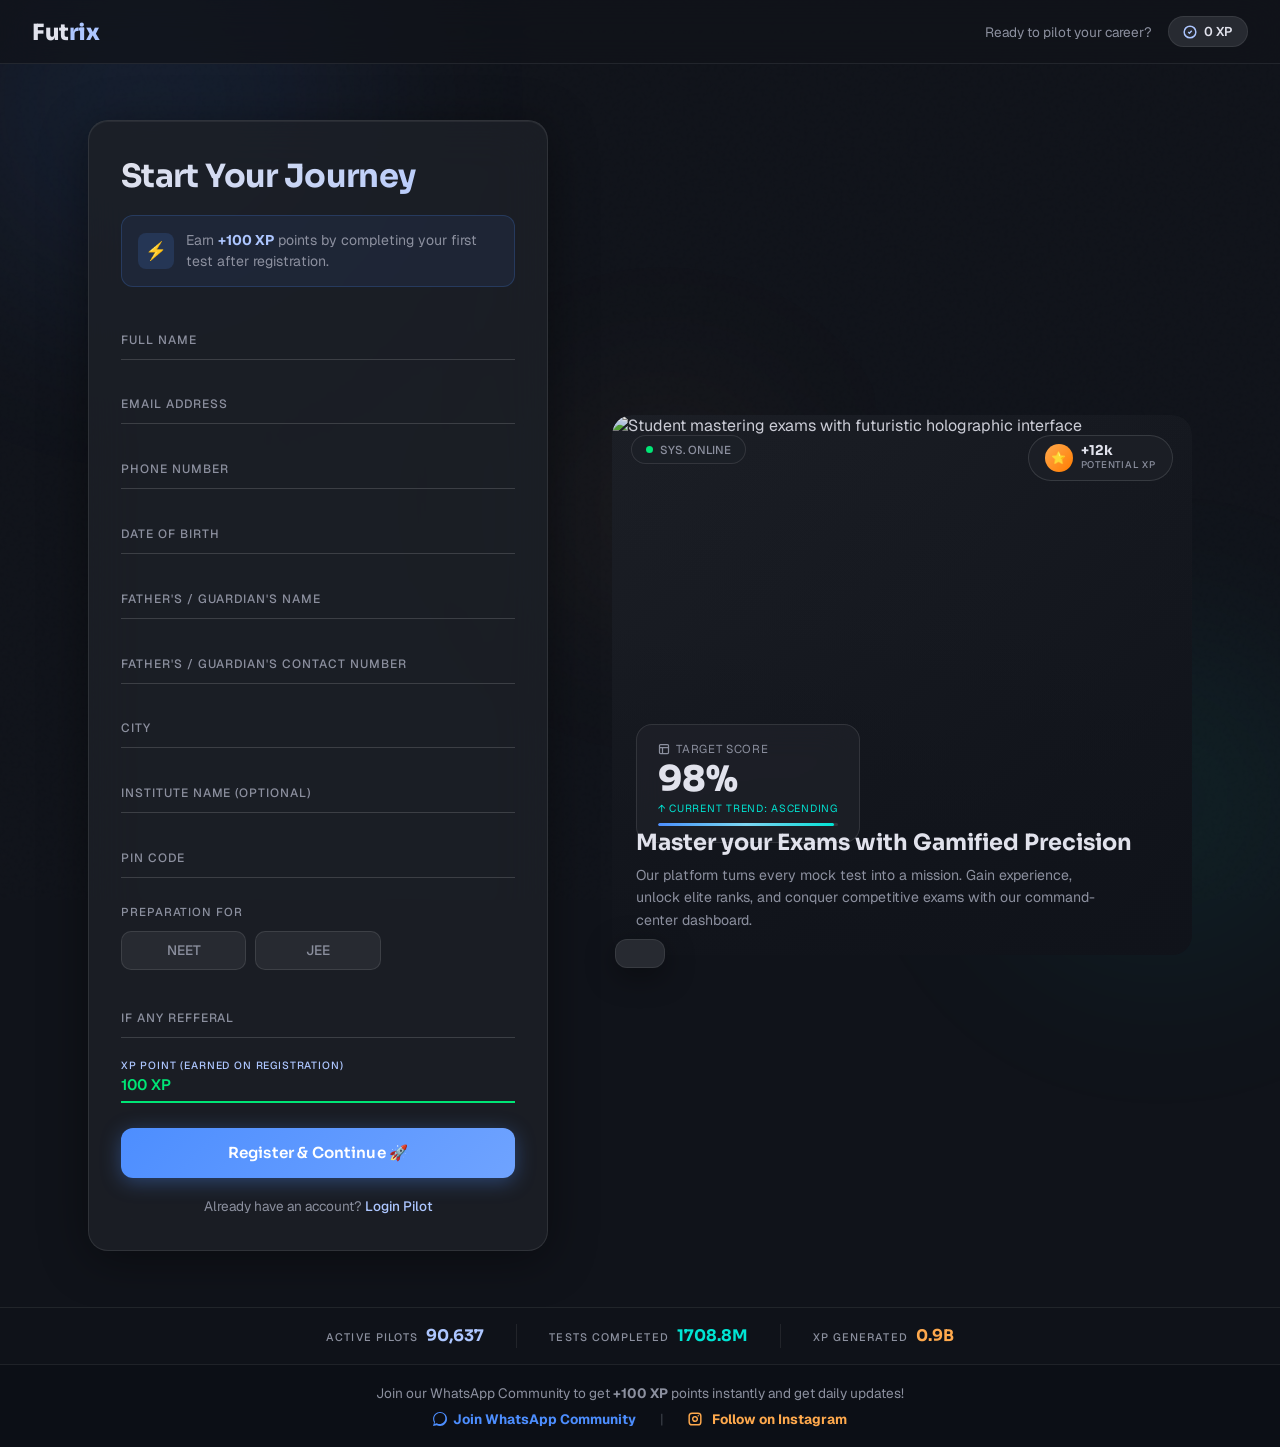
<file: index.html>
<!DOCTYPE html>
<html lang="en">

<head>
  <meta charset="UTF-8" />
  <meta name="viewport" content="width=device-width, initial-scale=1.0" />
  <title>Register | Futrix Pilot</title>
  <link rel="icon" type="image/png" href="favicon.png" />
  <meta name="description"
    content="Join Futrix and master your competitive exams with gamified precision. Register now and earn 500 XP after your first test." />
  <link
    href="https://fonts.googleapis.com/css2?family=Sora:wght@400;500;600;700;800&family=Geist:wght@300;400;500;600&display=swap"
    rel="stylesheet" />
  <style>
    *,
    *::before,
    *::after {
      box-sizing: border-box;
      margin: 0;
      padding: 0;
    }

    :root {
      --bg: #10131a;
      --surface: #1d2027;
      --surface-hi: #272a31;
      --border: rgba(255, 255, 255, 0.08);
      --primary: #adc6ff;
      --primary-btn: #4d8eff;
      --accent: #ffa94d;
      --text: #e1e2ec;
      --text-muted: #8c909f;
      --teal: #00e5d4;
      --danger: #ff5252;
      --success: #00e676;
    }

    html {
      scroll-behavior: smooth;
    }

    body {
      font-family: 'Geist', 'Sora', sans-serif;
      background: var(--bg);
      color: var(--text);
      min-height: 100vh;
      overflow-x: hidden;
    }

    /* ── NOISE OVERLAY ── */
    body::before {
      content: '';
      position: fixed;
      inset: 0;
      background-image: url("data:image/svg+xml,%3Csvg viewBox='0 0 256 256' xmlns='http://www.w3.org/2000/svg'%3E%3Cfilter id='n'%3E%3CfeTurbulence type='fractalNoise' baseFrequency='0.9' numOctaves='4' stitchTiles='stitch'/%3E%3C/filter%3E%3Crect width='100%25' height='100%25' filter='url(%23n)' opacity='0.04'/%3E%3C/svg%3E");
      pointer-events: none;
      z-index: 0;
      opacity: 0.4;
    }

    /* ── ANIMATED BG ORBS ── */
    .orb {
      position: fixed;
      border-radius: 50%;
      filter: blur(80px);
      pointer-events: none;
      z-index: 0;
      animation: float 8s ease-in-out infinite;
    }

    .orb-1 {
      width: 500px;
      height: 500px;
      background: radial-gradient(circle, rgba(77, 142, 255, 0.12), transparent);
      top: -150px;
      left: -100px;
      animation-delay: 0s;
    }

    .orb-2 {
      width: 400px;
      height: 400px;
      background: radial-gradient(circle, rgba(0, 229, 212, 0.08), transparent);
      bottom: -100px;
      right: -80px;
      animation-delay: -3s;
    }

    .orb-3 {
      width: 300px;
      height: 300px;
      background: radial-gradient(circle, rgba(255, 169, 77, 0.06), transparent);
      top: 40%;
      left: 40%;
      animation-delay: -5s;
    }

    @keyframes float {

      0%,
      100% {
        transform: translate(0, 0) scale(1);
      }

      33% {
        transform: translate(20px, -20px) scale(1.05);
      }

      66% {
        transform: translate(-15px, 15px) scale(0.95);
      }
    }

    /* ── HEADER ── */
    header {
      position: fixed;
      top: 0;
      left: 0;
      right: 0;
      z-index: 100;
      height: 64px;
      display: flex;
      align-items: center;
      justify-content: space-between;
      padding: 0 2rem;
      background: rgba(16, 19, 26, 0.75);
      backdrop-filter: blur(20px);
      border-bottom: 1px solid var(--border);
    }

    .logo {
      font-family: 'Sora', sans-serif;
      font-weight: 800;
      font-size: 1.4rem;
      letter-spacing: -0.02em;
      color: var(--text);
      text-decoration: none;
    }

    .logo span {
      color: var(--primary);
    }

    .header-right {
      display: flex;
      align-items: center;
      gap: 1rem;
    }

    .header-tagline {
      font-size: 0.85rem;
      color: var(--text-muted);
      display: none;
    }

    @media(min-width: 640px) {
      .header-tagline {
        display: block;
      }
    }

    .xp-badge {
      display: flex;
      align-items: center;
      gap: 0.4rem;
      padding: 0.4rem 0.9rem;
      border-radius: 999px;
      background: var(--surface-hi);
      border: 1px solid var(--border);
      font-size: 0.8rem;
      font-weight: 600;
      color: var(--text);
      cursor: pointer;
      transition: background 0.2s;
    }

    .xp-badge:hover {
      background: #32353c;
    }

    .xp-badge svg {
      color: var(--primary);
    }

    /* ── MAIN LAYOUT ── */
    main {
      position: relative;
      z-index: 1;
      min-height: 100vh;
      padding-top: 64px;
      display: grid;
      grid-template-columns: 1fr;
      grid-template-rows: 1fr auto auto;
    }

    /* ── FOOTER ── */
    footer {
      position: relative;
      z-index: 1;
      border-top: 1px solid var(--border);
      background: rgba(13, 16, 23, 0.9);
      padding: 1.2rem 2rem;
      text-align: center;
      display: flex;
      flex-direction: column;
      align-items: center;
      gap: 0.5rem;
      font-size: 0.85rem;
      color: var(--text-muted);
    }

    footer a {
      color: var(--primary-btn);
      text-decoration: none;
      font-weight: 700;
      display: inline-flex;
      align-items: center;
      gap: 0.4rem;
      transition: color 0.2s;
    }

    footer a:hover {
      color: var(--primary);
    }

    .page-content {
      display: grid;
      grid-template-columns: 1fr;
      gap: 2rem;
      padding: 2.5rem 1.5rem;
      max-width: 1200px;
      margin: 0 auto;
      width: 100%;
      align-items: center;
    }

    @media(min-width: 900px) {
      .page-content {
        grid-template-columns: 440px 1fr;
        padding: 3rem 2.5rem;
        gap: 3rem;
      }
    }

    /* ── FORM CARD ── */
    .form-card {
      background: rgba(29, 32, 39, 0.85);
      backdrop-filter: blur(24px);
      border: 1px solid rgba(255, 255, 255, 0.09);
      border-radius: 20px;
      padding: 2.2rem 2rem;
      box-shadow: 0 8px 48px rgba(0, 0, 0, 0.4), inset 0 1px 0 rgba(255, 255, 255, 0.06);
      animation: slideUp 0.6s cubic-bezier(0.16, 1, 0.3, 1) both;
    }

    @keyframes slideUp {
      from {
        opacity: 0;
        transform: translateY(30px);
      }

      to {
        opacity: 1;
        transform: translateY(0);
      }
    }

    .form-title {
      font-family: 'Sora', sans-serif;
      font-size: clamp(1.5rem, 4vw, 2rem);
      font-weight: 700;
      letter-spacing: -0.02em;
      margin-bottom: 1.2rem;
      background: linear-gradient(135deg, #e1e2ec 0%, var(--primary) 100%);
      -webkit-background-clip: text;
      -webkit-text-fill-color: transparent;
      background-clip: text;
    }

    /* XP Banner */
    .xp-banner {
      display: flex;
      align-items: center;
      gap: 0.75rem;
      background: rgba(77, 142, 255, 0.08);
      border: 1px solid rgba(77, 142, 255, 0.2);
      border-radius: 12px;
      padding: 0.85rem 1rem;
      margin-bottom: 1.8rem;
      font-size: 0.88rem;
      color: var(--text-muted);
      line-height: 1.5;
    }

    .xp-banner strong {
      color: var(--primary);
    }

    .xp-icon {
      flex-shrink: 0;
      width: 36px;
      height: 36px;
      border-radius: 8px;
      background: rgba(77, 142, 255, 0.15);
      display: flex;
      align-items: center;
      justify-content: center;
      font-size: 1.1rem;
    }

    /* ── INPUT FIELDS ── */
    .field-group {
      display: flex;
      flex-direction: column;
      gap: 1.3rem;
      margin-bottom: 1.6rem;
    }

    .field {
      position: relative;
    }

    .field input {
      width: 100%;
      background: transparent;
      border: none;
      border-bottom: 1.5px solid rgba(255, 255, 255, 0.15);
      color: var(--text);
      font-family: 'Geist', sans-serif;
      font-size: 0.95rem;
      padding: 1rem 0 0.5rem;
      outline: none;
      transition: border-color 0.25s;
      caret-color: var(--primary);
    }

    .field input:focus {
      border-bottom-color: var(--primary);
    }

    .field input::placeholder {
      opacity: 0;
      transition: opacity 0.25s ease;
    }

    .field input:focus::placeholder {
      opacity: 0.4;
    }

    .field label {
      position: absolute;
      top: 1rem;
      left: 0;
      font-size: 0.75rem;
      font-weight: 500;
      letter-spacing: 0.08em;
      color: var(--text-muted);
      text-transform: uppercase;
      pointer-events: none;
      transition: all 0.25s cubic-bezier(0.4, 0, 0.2, 1);
    }

    .field input:focus+label,
    .field input:not(:placeholder-shown)+label {
      top: 0;
      font-size: 0.65rem;
      color: var(--primary);
    }

    .field-line {
      position: absolute;
      bottom: 0;
      left: 0;
      height: 1.5px;
      width: 0;
      background: var(--primary);
      transition: width 0.3s ease;
    }

    .field input:focus~.field-line {
      width: 100%;
    }

    /* Error state */
    .field.error input {
      border-bottom-color: var(--danger);
    }

    .field.error label {
      color: var(--danger);
    }

    .field.error .field-line {
      background: var(--danger);
    }

    .field-error {
      font-size: 0.72rem;
      color: var(--danger);
      margin-top: 0.35rem;
      display: none;
    }

    .field.error .field-error {
      display: block;
    }

    /* ── PREP BUTTONS ── */
    .prep-label {
      font-size: 0.72rem;
      font-weight: 500;
      letter-spacing: 0.08em;
      color: var(--text-muted);
      text-transform: uppercase;
      margin-bottom: 0.75rem;
    }

    .prep-grid {
      display: grid;
      grid-template-columns: repeat(3, 1fr);
      gap: 0.55rem;
      margin-bottom: 0.75rem;
    }

    /* ── OTHER EXAM INPUT ── */
    .other-input-wrap {
      overflow: hidden;
      max-height: 0;
      opacity: 0;
      transform: translateY(-8px);
      transition: max-height 0.35s cubic-bezier(0.4, 0, 0.2, 1),
        opacity 0.3s ease,
        transform 0.3s ease,
        margin-bottom 0.3s ease;
      margin-bottom: 0;
    }

    .other-input-wrap.show {
      max-height: 80px;
      opacity: 1;
      transform: translateY(0);
      margin-bottom: 1.8rem;
    }

    .other-exam-field {
      position: relative;
      padding-top: 0.6rem;
    }

    .other-exam-field input {
      width: 100%;
      background: rgba(77, 142, 255, 0.06);
      border: 1.5px solid rgba(173, 198, 255, 0.25);
      border-radius: 10px;
      color: var(--text);
      font-family: 'Geist', sans-serif;
      font-size: 0.9rem;
      padding: 0.7rem 1rem;
      outline: none;
      transition: border-color 0.25s, box-shadow 0.25s;
      caret-color: var(--primary);
    }

    .other-exam-field input::placeholder {
      color: var(--text-muted);
      font-size: 0.85rem;
    }

    .other-exam-field input:focus {
      border-color: var(--primary-btn);
      box-shadow: 0 0 0 3px rgba(77, 142, 255, 0.15);
    }

    .prep-btn {
      padding: 0.6rem 0.5rem;
      border-radius: 10px;
      border: 1px solid rgba(255, 255, 255, 0.1);
      background: var(--surface-hi);
      color: var(--text-muted);
      font-family: 'Geist', sans-serif;
      font-size: 0.85rem;
      font-weight: 500;
      cursor: pointer;
      transition: all 0.2s ease;
      text-align: center;
    }

    .prep-btn:hover {
      border-color: rgba(173, 198, 255, 0.3);
      color: var(--primary);
      background: rgba(77, 142, 255, 0.08);
      transform: translateY(-1px);
    }

    .prep-btn.selected {
      background: rgba(77, 142, 255, 0.15);
      border-color: var(--primary-btn);
      color: var(--primary);
      box-shadow: 0 0 12px rgba(77, 142, 255, 0.25);
    }

    /* ── SUBMIT BUTTON ── */
    .btn-register {
      width: 100%;
      padding: 0.95rem 1.5rem;
      border-radius: 12px;
      border: none;
      background: linear-gradient(135deg, #4d8eff, #6fa3ff);
      color: #fff;
      font-family: 'Sora', sans-serif;
      font-size: 0.95rem;
      font-weight: 600;
      cursor: pointer;
      letter-spacing: 0.01em;
      display: flex;
      align-items: center;
      justify-content: center;
      gap: 0.6rem;
      transition: all 0.25s ease;
      box-shadow: 0 4px 20px rgba(77, 142, 255, 0.35);
      position: relative;
      overflow: hidden;
    }

    .btn-register::before {
      content: '';
      position: absolute;
      inset: 0;
      background: linear-gradient(135deg, rgba(255, 255, 255, 0.12), transparent);
      opacity: 0;
      transition: opacity 0.2s;
    }

    .btn-register:hover {
      transform: translateY(-2px);
      box-shadow: 0 8px 30px rgba(77, 142, 255, 0.5);
    }

    .btn-register:hover::before {
      opacity: 1;
    }

    .btn-register:active {
      transform: translateY(0);
    }

    .btn-register:disabled {
      opacity: 0.6;
      cursor: not-allowed;
      transform: none;
    }

    /* Loading spinner */
    .spinner {
      width: 18px;
      height: 18px;
      border: 2px solid rgba(255, 255, 255, 0.3);
      border-top-color: #fff;
      border-radius: 50%;
      animation: spin 0.7s linear infinite;
      display: none;
    }

    @keyframes spin {
      to {
        transform: rotate(360deg);
      }
    }

    .form-footer {
      margin-top: 1.2rem;
      text-align: center;
      font-size: 0.85rem;
      color: var(--text-muted);
    }

    .form-footer a {
      color: var(--primary);
      text-decoration: none;
      font-weight: 500;
    }

    .form-footer a:hover {
      text-decoration: underline;
    }

    /* ── SUCCESS STATE ── */
    .success-overlay {
      display: none;
      flex-direction: column;
      align-items: center;
      justify-content: center;
      text-align: center;
      padding: 2rem 1rem;
      gap: 1rem;
    }

    .success-overlay.show {
      display: flex;
    }

    .form-card.success-mode .form-body {
      display: none;
    }

    .form-card.success-mode .success-overlay {
      display: flex;
    }

    .success-icon {
      width: 72px;
      height: 72px;
      border-radius: 50%;
      background: rgba(0, 230, 118, 0.12);
      border: 2px solid rgba(0, 230, 118, 0.4);
      display: flex;
      align-items: center;
      justify-content: center;
      font-size: 2rem;
      animation: popIn 0.5s cubic-bezier(0.34, 1.56, 0.64, 1);
    }

    @keyframes popIn {
      from {
        transform: scale(0);
        opacity: 0;
      }

      to {
        transform: scale(1);
        opacity: 1;
      }
    }

    .success-title {
      font-family: 'Sora', sans-serif;
      font-size: 1.4rem;
      font-weight: 700;
      color: var(--success);
    }

    .success-msg {
      font-size: 0.9rem;
      color: var(--text-muted);
      line-height: 1.6;
    }

    .xp-earned {
      padding: 0.5rem 1.2rem;
      background: rgba(0, 230, 118, 0.1);
      border: 1px solid rgba(0, 230, 118, 0.3);
      border-radius: 999px;
      font-size: 0.85rem;
      font-weight: 600;
      color: var(--success);
    }

    /* ── HERO PANEL ── */
    .hero-panel {
      position: relative;
      border-radius: 20px;
      overflow: hidden;
      min-height: 480px;
      display: flex;
      flex-direction: column;
      justify-content: flex-end;
      animation: slideUp 0.6s 0.15s cubic-bezier(0.16, 1, 0.3, 1) both;
    }

    .hero-image {
      position: absolute;
      inset: 0;
      width: 100%;
      height: 100%;
      object-fit: cover;
      border-radius: 20px;
    }

    .hero-gradient {
      position: absolute;
      inset: 0;
      background: linear-gradient(to bottom,
          rgba(16, 19, 26, 0.1) 0%,
          rgba(16, 19, 26, 0.2) 40%,
          rgba(16, 19, 26, 0.85) 100%);
    }

    /* Floating XP Chip */
    .hero-xp-chip {
      position: absolute;
      top: 1.2rem;
      right: 1.2rem;
      display: flex;
      align-items: center;
      gap: 0.5rem;
      background: rgba(29, 32, 39, 0.85);
      backdrop-filter: blur(12px);
      border: 1px solid rgba(255, 255, 255, 0.12);
      border-radius: 999px;
      padding: 0.5rem 1rem;
      animation: chipFloat 3s ease-in-out infinite;
    }

    @keyframes chipFloat {

      0%,
      100% {
        transform: translateY(0);
      }

      50% {
        transform: translateY(-6px);
      }
    }

    .xp-chip-icon {
      width: 28px;
      height: 28px;
      background: linear-gradient(135deg, #ffa94d, #ff7c00);
      border-radius: 50%;
      display: flex;
      align-items: center;
      justify-content: center;
      font-size: 0.75rem;
    }

    .xp-chip-info {
      display: flex;
      flex-direction: column;
    }

    .xp-chip-value {
      font-family: 'Sora', sans-serif;
      font-size: 0.85rem;
      font-weight: 700;
      color: var(--text);
      line-height: 1;
    }

    .xp-chip-label {
      font-size: 0.6rem;
      font-weight: 500;
      letter-spacing: 0.08em;
      color: var(--text-muted);
      text-transform: uppercase;
    }

    /* Live indicator */
    .live-indicator {
      position: absolute;
      top: 1.2rem;
      left: 1.2rem;
      display: flex;
      align-items: center;
      gap: 0.45rem;
      background: rgba(29, 32, 39, 0.85);
      backdrop-filter: blur(12px);
      border: 1px solid rgba(255, 255, 255, 0.1);
      border-radius: 999px;
      padding: 0.4rem 0.85rem;
      font-size: 0.72rem;
      font-weight: 500;
      color: var(--text-muted);
    }

    .live-dot {
      width: 7px;
      height: 7px;
      border-radius: 50%;
      background: var(--success);
      animation: pulse 2s ease-in-out infinite;
    }

    @keyframes pulse {

      0%,
      100% {
        opacity: 1;
        transform: scale(1);
      }

      50% {
        opacity: 0.5;
        transform: scale(1.3);
      }
    }

    /* Score card */
    .score-card {
      position: absolute;
      bottom: 7rem;
      left: 1.5rem;
      background: rgba(29, 32, 39, 0.9);
      backdrop-filter: blur(16px);
      border: 1px solid rgba(255, 255, 255, 0.1);
      border-radius: 16px;
      padding: 1rem 1.3rem;
      min-width: 160px;
    }

    .score-card-header {
      display: flex;
      align-items: center;
      gap: 0.4rem;
      font-size: 0.72rem;
      color: var(--text-muted);
      text-transform: uppercase;
      letter-spacing: 0.06em;
      margin-bottom: 0.4rem;
    }

    .score-value {
      font-family: 'Sora', sans-serif;
      font-size: 2.2rem;
      font-weight: 800;
      color: var(--text);
      line-height: 1;
      margin-bottom: 0.3rem;
    }

    .score-trend {
      font-size: 0.65rem;
      color: var(--teal);
      text-transform: uppercase;
      letter-spacing: 0.07em;
    }

    .score-bar {
      height: 3px;
      background: rgba(255, 255, 255, 0.1);
      border-radius: 2px;
      margin-top: 0.5rem;
      overflow: hidden;
    }

    .score-bar-fill {
      height: 100%;
      width: 98%;
      background: linear-gradient(90deg, var(--primary-btn), var(--teal));
      border-radius: 2px;
      position: relative;
    }

    .score-bar-fill::after {
      content: '';
      position: absolute;
      inset: 0;
      background: linear-gradient(90deg, transparent, rgba(255, 255, 255, 0.4), transparent);
      animation: shimmer 2s infinite;
    }

    @keyframes shimmer {
      from {
        transform: translateX(-100%);
      }

      to {
        transform: translateX(100%);
      }
    }

    /* Hero text */
    .hero-content {
      position: relative;
      z-index: 2;
      padding: 1.5rem;
    }

    .hero-content h2 {
      font-family: 'Sora', sans-serif;
      font-size: clamp(1.1rem, 2.5vw, 1.4rem);
      font-weight: 700;
      color: var(--text);
      margin-bottom: 0.5rem;
    }

    .hero-content p {
      font-size: 0.88rem;
      color: var(--text-muted);
      line-height: 1.6;
      max-width: 480px;
    }

    /* ── STATS BAR ── */
    .stats-bar {
      position: relative;
      z-index: 1;
      border-top: 1px solid var(--border);
      background: rgba(16, 19, 26, 0.8);
      backdrop-filter: blur(12px);
      padding: 1rem 2rem;
      display: flex;
      align-items: center;
      justify-content: center;
      gap: 2rem;
      flex-wrap: wrap;
    }

    .stat-item {
      display: flex;
      align-items: baseline;
      gap: 0.5rem;
    }

    .stat-label {
      font-size: 0.68rem;
      font-weight: 500;
      letter-spacing: 0.1em;
      color: var(--text-muted);
      text-transform: uppercase;
    }

    .stat-value {
      font-family: 'Sora', sans-serif;
      font-size: 1rem;
      font-weight: 700;
    }

    .stat-value.blue {
      color: var(--primary);
    }

    .stat-value.orange {
      color: var(--accent);
    }

    .stat-value.teal {
      color: var(--teal);
    }

    .stat-divider {
      width: 1px;
      height: 24px;
      background: var(--border);
    }

    /* ── TOAST ── */
    #toast {
      position: fixed;
      bottom: 2rem;
      left: 50%;
      transform: translateX(-50%) translateY(100px);
      background: var(--surface-hi);
      border: 1px solid var(--border);
      border-radius: 12px;
      padding: 0.85rem 1.5rem;
      font-size: 0.88rem;
      color: var(--text);
      box-shadow: 0 8px 30px rgba(0, 0, 0, 0.4);
      z-index: 9999;
      transition: transform 0.4s cubic-bezier(0.34, 1.56, 0.64, 1);
      display: flex;
      align-items: center;
      gap: 0.6rem;
    }

    #toast.show {
      transform: translateX(-50%) translateY(0);
    }

    #toast.error {
      border-color: rgba(255, 82, 82, 0.4);
    }

    #toast.success-toast {
      border-color: rgba(0, 230, 118, 0.4);
    }

    /* ══════════════════════════════════════════
       RESPONSIVE — TABLET (481px – 899px)
    ══════════════════════════════════════════ */
    @media (min-width: 481px) and (max-width: 899px) {

      /* Layout: single column, hero below form */
      .page-content {
        grid-template-columns: 1fr;
        padding: 2rem 1.5rem;
        gap: 1.5rem;
        max-width: 680px;
      }

      /* Hero panel: shorter, landscape strip */
      .hero-panel {
        min-height: 280px;
        border-radius: 16px;
      }

      /* Score card smaller */
      .score-card {
        bottom: 5.5rem;
        left: 1rem;
        padding: 0.75rem 1rem;
        min-width: 130px;
      }

      .score-value {
        font-size: 1.7rem;
      }

      /* XP chip smaller */
      .hero-xp-chip {
        top: 0.85rem;
        right: 0.85rem;
      }

      /* Live indicator */
      .live-indicator {
        top: 0.85rem;
        left: 0.85rem;
      }

      /* Form card padding */
      .form-card {
        padding: 1.8rem 1.5rem;
      }

      /* Prep grid: 3 cols stays fine */
      .prep-grid {
        gap: 0.5rem;
      }

      /* Stats bar */
      .stats-bar {
        gap: 1.2rem;
        padding: 0.85rem 1.5rem;
      }
    }

    /* ══════════════════════════════════════════
       RESPONSIVE — MOBILE (≤480px)
    ══════════════════════════════════════════ */
    @media (max-width: 480px) {

      /* Header */
      header {
        padding: 0 1rem;
        height: 56px;
      }

      .xp-badge {
        font-size: 0.72rem;
        padding: 0.35rem 0.75rem;
      }

      /* Main starts below fixed header */
      main {
        padding-top: 56px;
      }

      /* Layout: single column, no side-by-side */
      .page-content {
        grid-template-columns: 1fr;
        padding: 1.2rem 1rem;
        gap: 1.2rem;
      }

      /* Hero panel: compact strip */
      .hero-panel {
        min-height: 200px;
        border-radius: 14px;
        order: -1;
        /* hero appears above form on mobile */
      }

      /* Hide verbose hero text on very small screens */
      .hero-content p {
        display: none;
      }

      .hero-content h2 {
        font-size: 1rem;
        margin-bottom: 0;
      }

      .hero-content {
        padding: 0.85rem 1rem;
      }

      /* Score card: compact */
      .score-card {
        bottom: 3.5rem;
        left: 0.75rem;
        padding: 0.6rem 0.85rem;
        min-width: 110px;
        border-radius: 12px;
      }

      .score-value {
        font-size: 1.4rem;
      }

      .score-trend {
        font-size: 0.6rem;
      }

      /* XP chip: smaller */
      .hero-xp-chip {
        top: 0.65rem;
        right: 0.65rem;
        padding: 0.35rem 0.7rem;
      }

      .xp-chip-value {
        font-size: 0.75rem;
      }

      .xp-chip-label {
        font-size: 0.5rem;
      }

      .xp-chip-icon {
        width: 22px;
        height: 22px;
        font-size: 0.65rem;
      }

      /* Live indicator */
      .live-indicator {
        top: 0.65rem;
        left: 0.65rem;
        font-size: 0.62rem;
        padding: 0.3rem 0.65rem;
      }

      /* Form card: full-width, tighter padding */
      .form-card {
        padding: 1.4rem 1.1rem;
        border-radius: 16px;
      }

      /* Form title */
      .form-title {
        font-size: 1.4rem;
        margin-bottom: 1rem;
      }

      /* XP banner: smaller */
      .xp-banner {
        padding: 0.65rem 0.85rem;
        font-size: 0.82rem;
        margin-bottom: 1.3rem;
      }

      .xp-icon {
        width: 30px;
        height: 30px;
        font-size: 0.9rem;
      }

      /* Field inputs */
      .field input {
        font-size: 0.88rem;
        padding: 0.85rem 0 0.4rem;
      }

      .field-group {
        gap: 1rem;
        margin-bottom: 1.2rem;
      }

      /* Prep grid: 2 columns on mobile */
      .prep-grid {
        grid-template-columns: repeat(2, 1fr);
        gap: 0.45rem;
        margin-bottom: 0;
      }

      .prep-btn {
        padding: 0.55rem 0.4rem;
        font-size: 0.8rem;
        border-radius: 9px;
      }

      /* Other input */
      .other-exam-field input {
        font-size: 0.85rem;
        padding: 0.6rem 0.85rem;
      }

      /* Submit button */
      .btn-register {
        padding: 0.85rem 1rem;
        font-size: 0.88rem;
        border-radius: 10px;
      }

      /* Stats bar: vertical stack */
      .stats-bar {
        flex-direction: row;
        flex-wrap: wrap;
        justify-content: center;
        gap: 0.6rem 1.2rem;
        padding: 0.75rem 1rem;
      }

      .stat-divider {
        display: none;
      }

      .stat-item {
        gap: 0.35rem;
      }

      .stat-label {
        font-size: 0.6rem;
      }

      .stat-value {
        font-size: 0.9rem;
      }

      /* Toast full-width on mobile */
      #toast {
        left: 1rem;
        right: 1rem;
        transform: translateX(0) translateY(100px);
        width: auto;
        bottom: 1rem;
      }

      #toast.show {
        transform: translateX(0) translateY(0);
      }

      /* Orbs smaller on mobile */
      .orb-1 {
        width: 250px;
        height: 250px;
      }

      .orb-2 {
        width: 200px;
        height: 200px;
      }

      .orb-3 {
        width: 150px;
        height: 150px;
      }
    }

    /* ══════════════════════════════════════════
       RESPONSIVE — LARGE DESKTOP (≥1200px)
    ══════════════════════════════════════════ */
    @media (min-width: 1200px) {
      .page-content {
        grid-template-columns: 460px 1fr;
        gap: 4rem;
        padding: 3.5rem 3rem;
      }

      .hero-panel {
        min-height: 540px;
      }
    }

    /* ── OTP Verification Modal CSS ── */
    .otp-modal-overlay {
      position: fixed;
      top: 0;
      left: 0;
      width: 100%;
      height: 100%;
      background: rgba(8, 10, 16, 0.75);
      backdrop-filter: blur(10px);
      -webkit-backdrop-filter: blur(10px);
      display: flex;
      align-items: center;
      justify-content: center;
      z-index: 1000;
      opacity: 0;
      pointer-events: none;
      transition: opacity 0.35s cubic-bezier(0.4, 0, 0.2, 1);
    }

    .otp-modal-overlay.show {
      opacity: 1;
      pointer-events: auto;
    }

    .otp-modal-content {
      background: rgba(18, 22, 33, 0.95);
      border: 1px solid rgba(255, 255, 255, 0.08);
      border-radius: 24px;
      padding: 2.5rem;
      width: 90%;
      max-width: 440px;
      position: relative;
      box-shadow: 0 20px 40px rgba(0, 0, 0, 0.5), inset 0 1px 0 rgba(255, 255, 255, 0.05);
      transform: scale(0.9) translateY(20px);
      transition: transform 0.35s cubic-bezier(0.34, 1.56, 0.64, 1);
      color: #ffffff;
      text-align: center;
    }

    .otp-modal-overlay.show .otp-modal-content {
      transform: scale(1) translateY(0);
    }

    .otp-modal-close {
      position: absolute;
      top: 1.25rem;
      right: 1.25rem;
      background: none;
      border: none;
      color: var(--text-muted);
      font-size: 1.5rem;
      cursor: pointer;
      width: 32px;
      height: 32px;
      border-radius: 50%;
      display: flex;
      align-items: center;
      justify-content: center;
      transition: all 0.2s ease;
    }

    .otp-modal-close:hover {
      background: rgba(255, 255, 255, 0.05);
      color: #ffffff;
    }

    .otp-modal-icon {
      font-size: 2.5rem;
      margin-bottom: 1rem;
      display: inline-block;
      animation: pulse 2s infinite ease-in-out;
    }

    .otp-modal-header h2 {
      font-family: 'Sora', sans-serif;
      font-size: 1.5rem;
      font-weight: 700;
      margin: 0 0 0.5rem 0;
      letter-spacing: -0.5px;
      color: #ffffff;
    }

    .otp-modal-header p {
      font-size: 0.9rem;
      color: var(--text-muted);
      line-height: 1.5;
      margin: 0 0 2rem 0;
    }

    .otp-modal-header p strong {
      color: var(--primary);
    }

    .otp-input-wrapper {
      margin-bottom: 1.5rem;
    }

    .otp-modal-input {
      width: 100%;
      background: rgba(255, 255, 255, 0.03);
      border: 1px solid rgba(255, 255, 255, 0.1);
      border-radius: 12px;
      padding: 0.85rem;
      font-size: 1.5rem;
      font-weight: 700;
      letter-spacing: 8px;
      text-align: center;
      color: #ffffff;
      transition: all 0.2s ease;
      font-family: monospace;
    }

    .otp-modal-input:focus {
      background: rgba(255, 255, 255, 0.05);
      border-color: var(--primary);
      box-shadow: 0 0 15px rgba(77, 142, 255, 0.25);
      outline: none;
    }

    .otp-timer-text {
      font-size: 0.85rem;
      color: var(--text-muted);
      margin-bottom: 1.5rem;
    }

    .otp-modal-btn {
      width: 100%;
      background: linear-gradient(135deg, #4d8eff, #6fa3ff);
      color: #ffffff;
      border: none;
      border-radius: 12px;
      padding: 0.85rem;
      font-family: 'Sora', sans-serif;
      font-weight: 700;
      font-size: 0.95rem;
      cursor: pointer;
      display: flex;
      align-items: center;
      justify-content: center;
      gap: 0.5rem;
      box-shadow: 0 4px 15px rgba(77, 142, 255, 0.3);
      transition: all 0.2s ease;
    }

    .otp-modal-btn:hover {
      transform: translateY(-2px);
      box-shadow: 0 6px 20px rgba(77, 142, 255, 0.4);
    }

    .otp-modal-btn:disabled {
      background: rgba(255, 255, 255, 0.08);
      color: var(--text-muted);
      cursor: not-allowed;
      box-shadow: none;
      transform: none;
    }

    .otp-modal-resend {
      background: none;
      border: none;
      color: var(--primary);
      font-family: 'Sora', sans-serif;
      font-weight: 600;
      font-size: 0.85rem;
      cursor: pointer;
      margin-top: 1rem;
      transition: all 0.2s ease;
      opacity: 0.8;
    }

    .otp-modal-resend:hover:not(:disabled) {
      opacity: 1;
      text-decoration: underline;
    }

    .otp-modal-resend:disabled {
      color: var(--text-muted);
      cursor: not-allowed;
      opacity: 0.5;
    }

    @keyframes pulse {
      0%, 100% { transform: scale(1); }
      50% { transform: scale(1.1); }
    }
  </style>
</head>

<body>

  <!-- BG Orbs -->
  <div class="orb orb-1" aria-hidden="true"></div>
  <div class="orb orb-2" aria-hidden="true"></div>
  <div class="orb orb-3" aria-hidden="true"></div>

  <!-- Header -->
  <header>
    <a href="#" class="logo">Fut<span>rix</span></a>
    <div class="header-right">
      <span class="header-tagline">Ready to pilot your career?</span>
      <div class="xp-badge">
        <svg width="14" height="14" viewBox="0 0 24 24" fill="none" stroke="currentColor" stroke-width="2.5">
          <circle cx="12" cy="12" r="10" />
          <path d="m9 12 2 2 4-4" />
        </svg>
        0 XP
      </div>
    </div>
  </header>

  <!-- Main -->
  <main>
    <div class="page-content">

      <!-- ── LEFT: Form Card ── -->
      <div class="form-card" id="formCard">

        <!-- Form Body -->
        <div class="form-body">
          <h1 class="form-title">Start Your Journey</h1>

          <div class="xp-banner">
            <div class="xp-icon">⚡</div>
            <div>Earn <strong>+100 XP</strong> points by completing your first test after registration.</div>
          </div>

          <form id="registrationForm" novalidate>
            <div class="field-group">

              <!-- Full Name -->
              <div class="field" id="fieldName">
                <input type="text" id="fullName" name="fullName" placeholder="e.g. Rajesh Kumar" autocomplete="name" />
                <label for="fullName">Full Name</label>
                <div class="field-line"></div>
                <div class="field-error">Please enter your full name</div>
              </div>

              <!-- Email -->
              <div class="field" id="fieldEmail">
                <input type="email" id="emailAddress" name="emailAddress" placeholder="e.g. rajesh@gmail.com" autocomplete="email" />
                <label for="emailAddress">Email Address</label>
                <div class="field-line"></div>
                <div class="field-error">Please enter a valid email address</div>
              </div>



              <!-- Phone -->
              <div class="field" id="fieldPhone">
                <input type="tel" id="phoneNumber" name="phoneNumber" placeholder="e.g. 9876543210" autocomplete="tel"
                  maxlength="15" />
                <label for="phoneNumber">Phone Number</label>
                <div class="field-line"></div>
                <div class="field-error">Please enter a valid phone number</div>
              </div>

              <!-- Date Of Birth -->
              <div class="field" id="fieldDOB">
                <input type="text" id="dob" name="dob" placeholder="DD/MM/YYYY" maxlength="10" autocomplete="bday" />
                <label for="dob">Date of Birth</label>
                <div class="field-line"></div>
                <div class="field-error">Please enter your date of birth (DD/MM/YYYY)</div>
              </div>

              <!-- Father's / Guardian's Name -->
              <div class="field" id="fieldGuardianName">
                <input type="text" id="guardianName" name="guardianName" placeholder="e.g. Sunil Kumar" />
                <label for="guardianName">Father's / Guardian's Name</label>
                <div class="field-line"></div>
                <div class="field-error">Please enter Father's / Guardian's Name</div>
              </div>

              <!-- Father's / Guardian's Contact Number -->
              <div class="field" id="fieldGuardianContact">
                <input type="tel" id="guardianContact" name="guardianContact" placeholder="e.g. 9876543210" maxlength="15" />
                <label for="guardianContact">Father's / Guardian's Contact Number</label>
                <div class="field-line"></div>
                <div class="field-error">Please enter a valid Father's / Guardian's Contact Number</div>
              </div>

              <!-- City -->
              <div class="field" id="fieldCity">
                <input type="text" id="city" name="city" placeholder="e.g. New Delhi" autocomplete="address-level2" />
                <label for="city">City</label>
                <div class="field-line"></div>
                <div class="field-error">Please enter your city</div>
              </div>

              <!-- Institute Name -->
              <div class="field" id="fieldInstitute">
                <input type="text" id="instituteName" name="instituteName" placeholder="e.g. Coaching Name,Teacher Name,College Name or Institute Name" />
                <label for="instituteName">Institute Name (Optional)</label>
                <div class="field-line"></div>
              </div>

              <!-- Pin code -->
              <div class="field" id="fieldPinCode">
                <input type="text" id="pinCode" name="pinCode" placeholder="e.g. 110001" autocomplete="postal-code" maxlength="6" />
                <label for="pinCode">Pin code</label>
                <div class="field-line"></div>
                <div class="field-error">Please enter a valid 6-digit pin code</div>
              </div>

            </div>

            <!-- Preparation For -->
            <p class="prep-label">Preparation For</p>
            <div class="prep-grid" id="prepGrid" role="group" aria-label="Select exam preparation">
              <button type="button" class="prep-btn" data-exam="NEET">NEET</button>
              <button type="button" class="prep-btn" data-exam="JEE">JEE</button>
            </div>

            <div class="field-group" style="margin-top: 1.5rem;">
              <!-- Referral -->
              <div class="field" id="fieldReferral">
                <input type="text" id="referral" name="referral" placeholder="e.g. Enter the registered mobile number of the person who Reffered you to FUTRIX." />
                <label for="referral">If Any Refferal</label>
                <div class="field-line"></div>
              </div>

              <!-- XP Point -->
              <div class="field" id="fieldXP">
                <input type="text" id="xpPointDisplay" value="100 XP" readonly style="color: var(--success); font-weight: 600;" />
                <label for="xpPointDisplay">XP Point (Earned on Registration)</label>
                <div class="field-line" style="background: var(--success); width: 100%;"></div>
              </div>
            </div>

            <input type="hidden" id="selectedExam" name="selectedExam" />

            <button type="submit" class="btn-register" id="submitBtn">
              <span id="btnText">Register &amp; Continue 🚀</span>
              <div class="spinner" id="spinner"></div>
            </button>
          </form>

          <p class="form-footer">Already have an account? <a href="login.html">Login Pilot</a></p>
        </div>

        <!-- Success State -->
        <div class="success-overlay" id="successOverlay">
          <div class="success-icon">✓</div>
          <div class="success-title">You're In, Pilot! 🎉</div>
          <p class="success-msg">Registration successful. Your journey begins now!</p>
          <div class="xp-earned">+100 XP Queued</div>
          <a href="login.html" style="
            display:inline-flex; align-items:center; gap:0.5rem;
            margin-top:0.8rem; padding:0.75rem 2rem;
            border-radius:12px; text-decoration:none;
            background:linear-gradient(135deg,#4d8eff,#6fa3ff);
            color:#fff; font-family:'Sora',sans-serif;
            font-size:0.95rem; font-weight:700;
            box-shadow:0 4px 18px rgba(77,142,255,0.4);
            transition:transform 0.2s,box-shadow 0.2s;
          " onmouseover="this.style.transform='translateY(-2px)';this.style.boxShadow='0 8px 28px rgba(77,142,255,0.5)'"
             onmouseout="this.style.transform='translateY(0)';this.style.boxShadow='0 4px 18px rgba(77,142,255,0.4)'">
            🚀 Login to Start Test
          </a>
        </div>


      </div>

      <!-- ── RIGHT: Hero Panel ── -->
      <div class="hero-panel">
        <!-- Hero image — replace src with your actual image path -->
        <img class="hero-image" src="https://images.unsplash.com/photo-1635070041078-e363dbe005cb?w=900&q=80"
          alt="Student mastering exams with futuristic holographic interface" loading="lazy"
          onerror="this.style.background='linear-gradient(135deg,#1d2027,#10131a)';this.removeAttribute('src')" />
        <div class="hero-gradient"></div>

        <!-- Live indicator -->
        <div class="live-indicator" aria-label="System Online">
          <div class="live-dot"></div>
          SYS. ONLINE
        </div>

        <!-- XP Chip -->
        <div class="hero-xp-chip" aria-label="Potential 12k XP">
          <div class="xp-chip-icon">⭐</div>
          <div class="xp-chip-info">
            <span class="xp-chip-value">+12k</span>
            <span class="xp-chip-label">Potential XP</span>
          </div>
        </div>

        <!-- Score Card -->
        <div class="score-card">
          <div class="score-card-header">
            <svg width="12" height="12" viewBox="0 0 24 24" fill="none" stroke="currentColor" stroke-width="2.5">
              <rect x="3" y="3" width="18" height="18" rx="2" />
              <path d="M3 9h18M9 21V9" />
            </svg>
            Target Score
          </div>
          <div class="score-value">98%</div>
          <div class="score-trend">↑ Current Trend: Ascending</div>
          <div class="score-bar">
            <div class="score-bar-fill"></div>
          </div>
        </div>

        <!-- Hero Text -->
        <div class="hero-content">
          <h2>Master your Exams with Gamified Precision</h2>
          <p>Our platform turns every mock test into a mission. Gain experience, unlock elite ranks, and conquer
            competitive exams with our command-center dashboard.</p>
        </div>
      </div>

    </div>

    <!-- Stats Bar -->
    <div class="stats-bar">
      <div class="stat-item">
        <span class="stat-label">Active Pilots</span>
        <span class="stat-value blue" id="counterPilots">0</span>
      </div>
      <div class="stat-divider"></div>
      <div class="stat-item">
        <span class="stat-label">Tests Completed</span>
        <span class="stat-value teal" id="counterTests">0</span>
      </div>
      <div class="stat-divider"></div>
      <div class="stat-item">
        <span class="stat-label">XP Generated</span>
        <span class="stat-value orange" id="counterXP">0</span>
      </div>
    </div>
    <footer>
      <div>Join our WhatsApp Community to get <strong>+100 XP</strong> points instantly and get daily updates!</div>
      <div style="display: flex; align-items: center; justify-content: center; gap: 1.5rem; flex-wrap: wrap;">
        <a href="https://chat.whatsapp.com/EuQwlgresyD4fYxrxXJAjc" target="_blank">
          <svg width="14" height="14" viewBox="0 0 24 24" fill="currentColor">
            <path d="M.057 24l1.687-6.163c-1.041-1.804-1.588-3.849-1.587-5.946C.06 5.348 5.397.01 12.008.01c3.202.001 6.212 1.246 8.477 3.517 2.266 2.27 3.507 5.28 3.505 8.484-.004 6.657-5.34 11.997-11.953 11.997-2.005-.001-3.973-.502-5.724-1.455L0 24zm6.59-4.846c1.6.95 3.188 1.449 4.625 1.45 5.426-.003 9.885-4.464 9.888-9.89.002-2.628-1.02-5.1-2.871-6.955C16.386 1.904 13.9 1.9 12.01 1.9c-5.433 0-9.892 4.457-9.896 9.886-.002 1.765.467 3.491 1.357 5.025l-.989 3.607 3.693-.968z" />
          </svg>
          Join WhatsApp Community
        </a>
        <span style="color: var(--text-muted); opacity: 0.4;">|</span>
        <a href="https://www.instagram.com/futrix_official/" target="_blank" style="color: var(--accent);" onmouseover="this.style.color='var(--primary)'" onmouseout="this.style.color='var(--accent)'">
          <svg width="14" height="14" viewBox="0 0 24 24" fill="none" stroke="currentColor" stroke-width="2.5" stroke-linecap="round" stroke-linejoin="round" style="margin-right: 0.2rem;">
            <rect x="2" y="2" width="20" height="20" rx="5" ry="5"></rect>
            <path d="M16 11.37A4 4 0 1 1 12.63 8 4 4 0 0 1 16 11.37z"></path>
            <line x1="17.5" y1="6.5" x2="17.51" y2="6.5"></line>
          </svg>
          Follow on Instagram
        </a>
      </div>
    </footer>
  </main>

  <!-- OTP Verification Modal -->
  <div id="otpModal" class="otp-modal-overlay">
    <div class="otp-modal-content">
      <button type="button" class="otp-modal-close" id="closeOtpModalBtn">&times;</button>
      <div class="otp-modal-header">
        <div class="otp-modal-icon">✉️</div>
        <h2>Verify Your Email</h2>
        <p>We've sent a 6-digit verification code to <span id="otpModalEmailText" style="color: var(--primary); font-weight: 600;">your email</span>.<br>Please enter it below to verify your account.</p>
      </div>
      <div class="otp-input-wrapper">
        <input type="text" id="modalOtpInput" class="otp-modal-input" placeholder="••••••" maxlength="6" autocomplete="one-time-code" />
      </div>
      <div class="otp-timer-text" id="modalOtpTimer">Resend OTP in 60s</div>
      <button type="button" id="modalVerifyBtn" class="otp-modal-btn">
        <span>Verify Code</span>
        <div class="spinner" id="modalOtpSpinner" style="display: none; width: 16px; height: 16px; border-width: 2px;"></div>
      </button>
      <button type="button" id="modalResendBtn" class="otp-modal-resend" disabled>Resend Code</button>
    </div>
  </div>

  <!-- Toast -->
  <div id="toast" role="alert" aria-live="polite"></div>

  <script>
    /* ══════════════════════════════════════════════
       CONFIGURATION — Google Forms Integration
       ══════════════════════════════════════════════
       Steps to set up:
       1. Create a Google Form with fields:
          - Full Name        (Short answer)
          - Email Address    (Short answer)
          - Phone Number     (Short answer)
          - Date of Birth    (Short answer / Date)
          - City             (Short answer)
          - Pin Code         (Short answer)
          - Preparation For  (Multiple choice: UPSC, SSC, NEET, JEE, Banking, Other)
       2. Open the form, right-click on each field and
          inspect to find the entry IDs (entry.XXXXXXXXX)
       3. Replace the values below with your actual Form ID and entry IDs
       ══════════════════════════════════════════════ */

    // ── Google Form Configuration (auto-filled from your form URL)
    const FORM_ACTION = 'https://docs.google.com/forms/d/e/1FAIpQLSf-7Suj6ShEl0ckmRVzF83S3mrC_dYB2RCh61pCm4QSy27Aug/formResponse';
    const APPS_SCRIPT_URL = 'https://script.google.com/macros/s/AKfycbysnDWGpDmNvSYvnl9o_SezWAijjXYcV2Vp-47MxmYY3z8pXTLGP82DO3xg1wQ9iQs1/exec';

    const ENTRY = {
      fullName: 'entry.532084623',
      email: 'entry.83129113',
      phone: 'entry.1959093475',
      dob: 'entry.255349414',       // Google Form entry ID for Date of Birth
      city: 'entry.1573576699',      // Google Form entry ID for City
      pinCode: 'entry.176032524',   // Google Form entry ID for Pin Code
      preparation: 'entry.1154882550',
      preparationOther: 'entry.1154882550.other_option_response',
    };

    // ── Animated Counters
    function animateCounter(el, target, suffix, duration = 2000) {
      let start = 0;
      const step = target / (duration / 16);
      const timer = setInterval(() => {
        start = Math.min(start + step, target);
        const val = Math.round(start);
        if (suffix === 'M') el.textContent = (val / 1000).toFixed(1) + 'M';
        else if (suffix === 'B') el.textContent = (val / 1000000000).toFixed(1) + 'B';
        else el.textContent = val.toLocaleString();
        if (start >= target) clearInterval(timer);
      }, 16);
    }

    document.addEventListener('DOMContentLoaded', () => {
      setTimeout(() => {
        animateCounter(document.getElementById('counterPilots'), 124502, '');
        animateCounter(document.getElementById('counterTests'), 2400000, 'M');
        animateCounter(document.getElementById('counterXP'), 1200000000, 'B');
      }, 400);
    });

    // ── Email OTP Verification Logic (Modal Flow)
    let isEmailVerified = false;
    let otpCooldown = 0;
    let cooldownInterval = null;

    function startCooldown() {
      const modalResendBtn = document.getElementById('modalResendBtn');
      const modalOtpTimer = document.getElementById('modalOtpTimer');
      otpCooldown = 60;
      modalResendBtn.disabled = true;
      modalOtpTimer.textContent = `Resend OTP in ${otpCooldown}s`;
      
      if (cooldownInterval) clearInterval(cooldownInterval);
      cooldownInterval = setInterval(() => {
        otpCooldown--;
        if (otpCooldown <= 0) {
          clearInterval(cooldownInterval);
          modalResendBtn.disabled = false;
          modalOtpTimer.textContent = 'You can now resend the verification code.';
        } else {
          modalOtpTimer.textContent = `Resend OTP in ${otpCooldown}s`;
        }
      }, 1000);
    }

    function openOtpModal(email) {
      document.getElementById('otpModalEmailText').textContent = email;
      document.getElementById('modalOtpInput').value = '';
      document.getElementById('otpModal').classList.add('show');
      startCooldown();
    }

    function closeOtpModal() {
      document.getElementById('otpModal').classList.remove('show');
      if (cooldownInterval) clearInterval(cooldownInterval);
    }

    document.getElementById('closeOtpModalBtn').addEventListener('click', closeOtpModal);
    
    document.getElementById('otpModal').addEventListener('click', (e) => {
      if (e.target.id === 'otpModal') {
        closeOtpModal();
      }
    });

    document.getElementById('modalResendBtn').addEventListener('click', async () => {
      const email = document.getElementById('emailAddress').value.trim();
      const phone = document.getElementById('phoneNumber').value.trim();
      const resendBtn = document.getElementById('modalResendBtn');
      resendBtn.disabled = true;
      resendBtn.textContent = 'Sending...';
      try {
        const res = await jsonpRequest(APPS_SCRIPT_URL, { action: 'sendOTP', email: email, phone: phone });
        if (res && res.success) {
          showToast('Verification code resent successfully!', 'success');
          startCooldown();
        } else {
          showToast(res ? res.message : 'Failed to send OTP. Try again.', 'error');
        }
      } catch (err) {
        console.error(err);
        showToast('Error sending OTP. Please check your connection.', 'error');
      } finally {
        resendBtn.textContent = 'Resend Code';
      }
    });

    document.getElementById('modalVerifyBtn').addEventListener('click', async () => {
      const email = document.getElementById('emailAddress').value.trim();
      const otpInput = document.getElementById('modalOtpInput');
      const otp = otpInput.value.trim();
      const verifyBtn = document.getElementById('modalVerifyBtn');
      const spinner = document.getElementById('modalOtpSpinner');
      
      if (!otp || otp.length !== 6 || isNaN(otp)) {
        showToast('Please enter a valid 6-digit OTP code.', 'error');
        otpInput.focus();
        return;
      }
      
      verifyBtn.disabled = true;
      spinner.style.display = 'inline-block';
      
      try {
        const res = await jsonpRequest(APPS_SCRIPT_URL, { action: 'verifyOTP', email: email, otp: otp });
        if (res && res.success) {
          showToast('Email verified successfully! ✓', 'success');
          isEmailVerified = true;
          document.getElementById('emailAddress').readOnly = true;
          closeOtpModal();
          
          // Trigger the final registration submit directly
          await submitRegistration();
        } else {
          showToast(res ? res.message : 'Invalid OTP. Please try again.', 'error');
        }
      } catch (err) {
        console.error('OTP verify error:', err);
        showToast('Error verifying OTP. Please try again.', 'error');
      } finally {
        verifyBtn.disabled = false;
        spinner.style.display = 'none';
      }
    });

    // ── Prep Buttons Selection
    let selectedExam = '';

    document.querySelectorAll('.prep-btn').forEach(btn => {
      btn.addEventListener('click', () => {
        document.querySelectorAll('.prep-btn').forEach(b => b.classList.remove('selected'));
        btn.classList.add('selected');
        selectedExam = btn.dataset.exam;
        document.getElementById('selectedExam').value = selectedExam;
      });
    });

    // ── Toast
    function showToast(msg, type = 'info') {
      const t = document.getElementById('toast');
      const icons = { error: '❌', success: '✅', info: 'ℹ️' };
      t.textContent = icons[type] + ' ' + msg;
      t.className = type === 'error' ? 'error' : type === 'success' ? 'success-toast' : '';
      t.classList.add('show');
      setTimeout(() => t.classList.remove('show'), 4000);
    }

    // ── Validation
    function validateForm(name, email, phone) {
      let valid = true;

      const nameField = document.getElementById('fieldName');
      const emailField = document.getElementById('fieldEmail');
      const phoneField = document.getElementById('fieldPhone');
      const dobField = document.getElementById('fieldDOB');
      const guardianNameField = document.getElementById('fieldGuardianName');
      const guardianContactField = document.getElementById('fieldGuardianContact');
      const cityField = document.getElementById('fieldCity');
      const instituteField = document.getElementById('fieldInstitute');
      const pinCodeField = document.getElementById('fieldPinCode');

      const dobVal = document.getElementById('dob').value;
      const guardianNameVal = document.getElementById('guardianName').value;
      const guardianContactVal = document.getElementById('guardianContact').value;
      const cityVal = document.getElementById('city').value;
      const instituteVal = document.getElementById('instituteName').value;
      const pinCodeVal = document.getElementById('pinCode').value;

      // Reset
      [nameField, emailField, phoneField, dobField, guardianNameField, guardianContactField, cityField, instituteField, pinCodeField].forEach(f => {
        if (f) f.classList.remove('error');
      });

      function isFakePhone(phone) {
        const clean = phone.replace(/[^0-9]/g, '');
        if (clean.length !== 10) return true;
        if (!/^[6-9]/.test(clean)) return true;
        if (/(\d)\1{4,}/.test(clean)) return true;
        if (/^(\d{2})\1{4}$/.test(clean)) return true;
        if (/^(\d{3})\1{2}\d$/.test(clean)) return true;
        const sequentialUp = "0123456789";
        const sequentialDown = "9876543210";
        if (sequentialUp.indexOf(clean) !== -1 || sequentialDown.indexOf(clean) !== -1) return true;
        const testPatterns = [
          "1234512345", "9876598765", "6789067890", "1234567890", "0123456789", 
          "9876543210", "8765432109", "7654321098", "6543210987", "5432109876"
        ];
        if (testPatterns.indexOf(clean) !== -1) return true;
        return false;
      }

      if (!name.trim() || name.trim().length < 2) {
        nameField.classList.add('error'); valid = false;
      }
      if (!email.trim() || !/^[^\s@]+@[^\s@]+\.[^\s@]+$/.test(email.trim())) {
        emailField.classList.add('error'); valid = false;
      }

      if (!phone.trim() || isFakePhone(phone.trim())) {
        phoneField.classList.add('error'); valid = false;
      }
      if (!dobVal.trim() || !isValidDOB(dobVal.trim())) {
        dobField.classList.add('error'); valid = false;
      }
      if (!guardianNameVal.trim() || guardianNameVal.trim().length < 2) {
        guardianNameField.classList.add('error'); valid = false;
      }
      if (!guardianContactVal.trim() || isFakePhone(guardianContactVal.trim())) {
        guardianContactField.classList.add('error'); valid = false;
      }
      if (!cityVal.trim() || cityVal.trim().length < 2) {
        cityField.classList.add('error'); valid = false;
      }
      if (!pinCodeVal.trim() || !/^\d{6}$/.test(pinCodeVal.trim())) {
        pinCodeField.classList.add('error'); valid = false;
      }
      if (!selectedExam) {
        showToast('Please select your exam preparation category.', 'error');
        valid = false;
      }

      return valid;
    }

    // Strict DOB calendar-based validator
    function isValidDOB(dobStr) {
      if (!/^\d{2}\/\d{2}\/\d{4}$/.test(dobStr)) return false;
      const parts = dobStr.split('/');
      const day = parseInt(parts[0], 10);
      const month = parseInt(parts[1], 10);
      const year = parseInt(parts[2], 10);
      
      const currentYear = new Date().getFullYear();
      if (year < 1900 || year > currentYear) return false;
      if (month < 1 || month > 12) return false;
      
      const isLeap = (year % 4 === 0 && year % 100 !== 0) || (year % 400 === 0);
      const monthDays = [31, isLeap ? 29 : 28, 31, 30, 31, 30, 31, 31, 30, 31, 30, 31];
      
      if (day < 1 || day > monthDays[month - 1]) return false;
      
      const today = new Date();
      const birthDate = new Date(year, month - 1, day);
      if (birthDate.getFullYear() !== year || birthDate.getMonth() !== month - 1 || birthDate.getDate() !== day) {
        return false;
      }
      if (birthDate > today) return false;
      
      return true;
    }

    /* ══════════════════════════════════════════════
       JSONP — single reliable approach for Apps Script
     ══════════════════════════════════════════════ */
    function jsonpRequest(baseUrl, params) {
      return new Promise((resolve, reject) => {
        const cbName = 'ftx_' + Date.now() + '_' + Math.floor(Math.random() * 9999);
        const timer = setTimeout(() => {
          cleanup();
          reject(new Error('timeout'));
        }, 15000);

        window[cbName] = (data) => { cleanup(); resolve(data); };

        function cleanup() {
          clearTimeout(timer);
          delete window[cbName];
          const el = document.getElementById('_ftxjsonp');
          if (el) el.remove();
        }

        const qs = Object.keys(params).map(k =>
          encodeURIComponent(k) + '=' + encodeURIComponent(params[k])
        ).join('&');
        const script = document.createElement('script');
        script.id = '_ftxjsonp';
        script.src = baseUrl + '?' + qs + '&callback=' + cbName;
        script.onerror = () => { cleanup(); reject(new Error('network')); };
        document.head.appendChild(script);
      });
    }

    // ── Function to Submit final Registration
    async function submitRegistration() {
      const name = document.getElementById('fullName').value;
      const email = document.getElementById('emailAddress').value;
      const phone = document.getElementById('phoneNumber').value;

      const btn = document.getElementById('submitBtn');
      const btnText = document.getElementById('btnText');
      const spinner = document.getElementById('spinner');
      btn.disabled = true;
      btnText.style.display = 'none';
      spinner.style.display = 'block';

      try {
        const prepValue = selectedExam;
        const dobVal = document.getElementById('dob').value.trim();
        const guardianNameVal = document.getElementById('guardianName').value.trim();
        const guardianContactVal = document.getElementById('guardianContact').value.trim();
        const cityVal = document.getElementById('city').value.trim();
        const instituteNameVal = document.getElementById('instituteName').value.trim();
        const pinCodeVal = document.getElementById('pinCode').value.trim();
        const referralVal = document.getElementById('referral').value.trim();

        // Submit registration details directly to Apps Script
        const regParams = {
          action: 'register',
          fullName: name.trim(),
          email: email.trim(),
          phone: phone.trim(),
          dob: dobVal,
          guardianName: guardianNameVal,
          guardianContact: guardianContactVal,
          city: cityVal,
          instituteName: instituteNameVal,
          pinCode: pinCodeVal,
          preparation: prepValue,
          referral: referralVal
        };

        let regRes = null;
        try {
          regRes = await jsonpRequest(APPS_SCRIPT_URL, regParams);
        } catch (err) {
          console.warn('JSONP registration failed, trying fetch fallback...', err);
          try {
            const url = APPS_SCRIPT_URL + '?' + new URLSearchParams(regParams).toString();
            const res = await fetch(url, { redirect: 'follow' });
            const txt = await res.text();
            const cleaned = txt.trim().replace(/^[a-zA-Z_$][a-zA-Z0-9_$]*\s*\(/, '').replace(/\)\s*;?\s*$/, '');
            regRes = JSON.parse(cleaned);
          } catch (fetchErr) {
            console.error('Fetch registration fallback also failed:', fetchErr);
          }
        }

        if (regRes && regRes.success) {
          showSuccess(name);
        } else {
          showToast(regRes ? regRes.message : 'Registration failed. Please try again.', 'error');
          btn.disabled = false;
          btnText.style.display = 'inline';
          spinner.style.display = 'none';
        }
      } catch (err) {
        console.error('Submission error:', err);
        showToast('Something went wrong. Please try again.', 'error');
        btn.disabled = false;
        btnText.style.display = 'inline';
        spinner.style.display = 'none';
      }
    }

    // ── Form Submit → Apps Script
    document.getElementById('registrationForm').addEventListener('submit', async (e) => {
      e.preventDefault();

      const name = document.getElementById('fullName').value;
      const email = document.getElementById('emailAddress').value;
      const phone = document.getElementById('phoneNumber').value;

      if (!validateForm(name, email, phone)) return;

      if (!isEmailVerified) {
        // Show loading state on submit button while requesting OTP
        const btn = document.getElementById('submitBtn');
        const btnText = document.getElementById('btnText');
        const spinner = document.getElementById('spinner');
        btn.disabled = true;
        btnText.style.display = 'none';
        spinner.style.display = 'block';

        try {
          const res = await jsonpRequest(APPS_SCRIPT_URL, { action: 'sendOTP', email: email.trim(), phone: phone.trim() });
          if (res && res.success) {
            showToast('OTP verification code sent to your email!', 'success');
            openOtpModal(email.trim());
          } else {
            showToast(res ? res.message : 'Failed to send OTP. Try again.', 'error');
          }
        } catch (err) {
          console.error('OTP send error:', err);
          showToast('Error sending OTP. Please check connection and try again.', 'error');
        } finally {
          btn.disabled = false;
          btnText.style.display = 'inline';
          spinner.style.display = 'none';
        }
        return;
      }

      await submitRegistration();
    });

    function simulateSuccess(name) {
      // Demo mode with fake delay
      const btn = document.getElementById('submitBtn');
      const btnText = document.getElementById('btnText');
      const spinner = document.getElementById('spinner');
      btn.disabled = true;
      btnText.style.display = 'none';
      spinner.style.display = 'block';
      setTimeout(() => showSuccess(name), 1500);
    }

    function showSuccess(name) {
      const card = document.getElementById('formCard');
      const body = card.querySelector('.form-body');
      const overlay = document.getElementById('successOverlay');

      body.style.opacity = '0';
      body.style.transform = 'scale(0.95)';
      body.style.transition = 'all 0.3s ease';

      setTimeout(() => {
        body.style.display = 'none';
        overlay.classList.add('show');
      }, 300);

      // Update XP badge
      const xpBadge = document.querySelector('.xp-badge');
      xpBadge.innerHTML = `<svg width="14" height="14" viewBox="0 0 24 24" fill="none" stroke="currentColor" stroke-width="2.5"><circle cx="12" cy="12" r="10"/><path d="m9 12 2 2 4-4"/></svg> 100 XP`;
      xpBadge.style.borderColor = 'rgba(0,230,118,0.4)';
      xpBadge.style.color = '#00e676';

      showToast(`Welcome aboard, ${name.split(' ')[0]}! 🚀`, 'success');
    }

    // ── Phone number formatting
    document.getElementById('phoneNumber').addEventListener('input', function () {
      this.value = this.value.replace(/[^0-9+\-\s()]/g, '');
    });

    // ── Pin code formatting
    document.getElementById('pinCode').addEventListener('input', function () {
      this.value = this.value.replace(/[^0-9]/g, '');
    });

    // ── Referral formatting
    document.getElementById('referral').addEventListener('input', function () {
      this.value = this.value.replace(/[^0-9]/g, '');
    });

    // ── Date of Birth auto-formatting
    document.getElementById('dob').addEventListener('input', function () {
      let value = this.value.replace(/\D/g, '');
      if (value.length > 8) {
        value = value.slice(0, 8);
      }
      
      let formatted = '';
      if (value.length > 0) {
        formatted += value.substring(0, 2);
      }
      if (value.length > 2) {
        formatted += '/' + value.substring(2, 4);
      }
      if (value.length > 4) {
        formatted += '/' + value.substring(4, 8);
      }
      
      this.value = formatted;
    });

    // ── Clear error on input
    ['fullName', 'emailAddress', 'phoneNumber', 'dob', 'city', 'instituteName', 'pinCode'].forEach(id => {
      const input = document.getElementById(id);
      if (input) {
        const field = input.closest('.field');
        input.addEventListener('input', () => {
          if (field) field.classList.remove('error');
        });
        if (id === 'dob') {
          input.addEventListener('change', () => {
            if (field) field.classList.remove('error');
          });
        }
      }
    });
  </script>
</body>

</html>
</file>
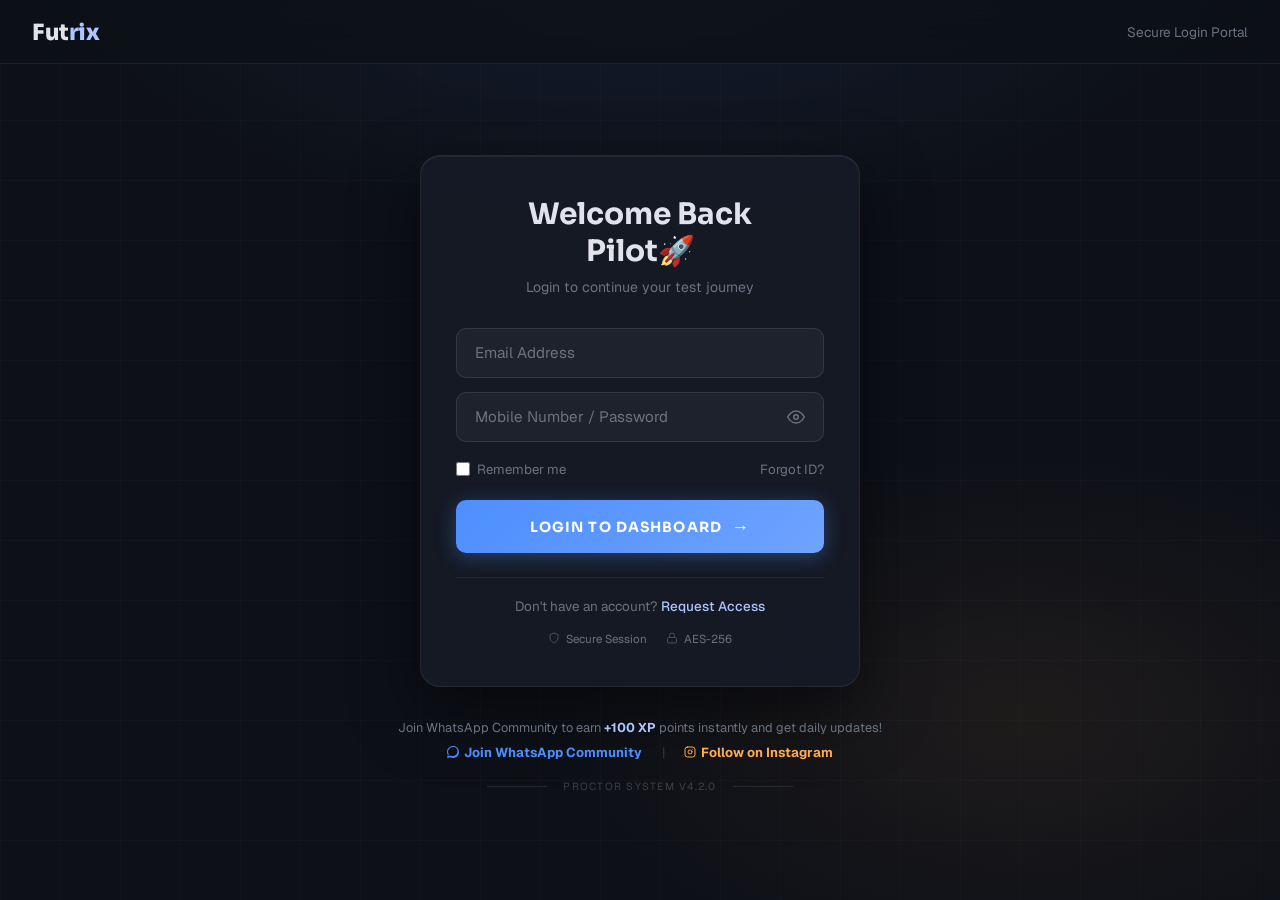
<file: active-exams.html>
<!DOCTYPE html>
<html lang="en">
<head>
  <meta charset="UTF-8" />
  <meta name="viewport" content="width=device-width, initial-scale=1.0" />
  <title>Active Challenges & Exams | Futrix Pilot</title>
  <link rel="icon" type="image/png" href="favicon.png" />
  <link href="https://fonts.googleapis.com/css2?family=Sora:wght@400;500;600;700;800&family=Geist:wght@300;400;500;600&display=swap" rel="stylesheet" />
  <style>
    *, *::before, *::after { box-sizing: border-box; margin: 0; padding: 0; }

    :root {
      --bg:         #0b0e14;
      --sidebar-bg: #090b0f;
      --surface:    #121620;
      --surface-hi: #1a1f2c;
      --border:     rgba(255,255,255,0.06);
      --primary:    #adc6ff;
      --primary-btn:#4d8eff;
      --text:       #e1e2ec;
      --text-muted: #8c909f;
      --accent:     #ffa94d;
      --teal:       #00e5d4;
      --danger:     #ff5252;
      --success:    #00e676;
      
      --purple:     #a78bfa;
      --rose:       #fb7185;
      --yellow:     #fcd34d;
    }

    html, body { 
      height: 100%; 
      font-family: 'Geist','Sora',sans-serif; 
      background: var(--bg); 
      color: var(--text); 
      overflow-x: hidden;
    }

    /* Scrollbar */
    ::-webkit-scrollbar {
      width: 6px;
      height: 6px;
    }
    ::-webkit-scrollbar-track {
      background: transparent;
    }
    ::-webkit-scrollbar-thumb {
      background: rgba(255, 255, 255, 0.1);
      border-radius: 4px;
    }
    ::-webkit-scrollbar-thumb:hover {
      background: rgba(255, 255, 255, 0.2);
    }

    /* ══════════════ TOP BAR ══════════════ */
    .topbar {
      position: fixed;
      top: 0; left: 0; right: 0;
      height: 56px;
      background: rgba(9,11,15,0.95);
      backdrop-filter: blur(16px);
      border-bottom: 1px solid var(--border);
      display: flex;
      align-items: center;
      justify-content: space-between;
      padding: 0 1.5rem;
      z-index: 200;
    }
    .topbar-logo {
      font-family: 'Sora', sans-serif;
      font-weight: 800;
      font-size: 1.4rem;
      letter-spacing: -0.02em;
      color: var(--text);
      text-decoration: none;
    }
    .topbar-logo span {
      color: var(--primary-btn);
    }
    
    .topbar-nav {
      display: none;
      list-style: none;
      align-items: center;
      gap: 1.5rem;
      margin-left: 2.5rem;
      flex: 1;
    }
    @media(min-width: 900px) {
      .topbar-nav {
        display: flex;
      }
    }
    .topbar-nav li a {
      font-family: 'Sora', sans-serif;
      font-size: 0.88rem;
      font-weight: 600;
      color: var(--text-muted);
      text-decoration: none;
      position: relative;
      padding: 0.4rem 0;
      transition: color 0.2s;
    }
    .topbar-nav li a:hover {
      color: var(--text);
    }
    .topbar-nav li a.active {
      color: var(--text);
    }
    .topbar-nav li a.active::after {
      content: '';
      position: absolute;
      bottom: -15px;
      left: 0;
      right: 0;
      height: 2px;
      background: var(--primary-btn);
    }

    .topbar-right {
      display: flex;
      align-items: center;
      gap: 1rem;
    }
    .timer-display-top {
      display: flex;
      align-items: center;
      gap: 0.4rem;
      font-size: 0.85rem;
      color: var(--text-muted);
      background: rgba(255,255,255,0.03);
      padding: 0.4rem 0.8rem;
      border-radius: 8px;
      border: 1px solid var(--border);
    }
    .timer-display-top svg {
      color: var(--primary-btn);
    }
    .user-avatar-btn {
      width: 34px; height: 34px;
      border-radius: 50%;
      background: var(--surface-hi);
      border: 1px solid var(--border);
      display: flex; align-items: center; justify-content: center;
      cursor: pointer;
      color: var(--text);
      transition: background 0.2s;
      font-weight: 700;
      font-size: 0.85rem;
    }
    .user-avatar-btn:hover { background: #2a3045; }

    /* ══════════════ LAYOUT ══════════════ */
    .layout {
      display: flex;
      height: 100vh;
      padding-top: 56px;
    }

    /* ══════════════ SIDEBAR ══════════════ */
    .sidebar {
      width: 220px;
      flex-shrink: 0;
      background: var(--sidebar-bg);
      border-right: 1px solid var(--border);
      display: flex;
      flex-direction: column;
      padding: 1.2rem 0;
      position: fixed;
      top: 56px;
      bottom: 0;
      left: 0;
      z-index: 100;
      transition: transform 0.3s ease;
    }

    /* Profile section */
    .sidebar-profile {
      display: flex;
      align-items: center;
      gap: 0.75rem;
      padding: 0.5rem 1.2rem 1.2rem;
      border-bottom: 1px solid var(--border);
      margin-bottom: 0.8rem;
    }
    .profile-avatar {
      width: 38px; height: 38px;
      border-radius: 50%;
      background: linear-gradient(135deg, var(--primary-btn), var(--teal));
      flex-shrink: 0;
      display: flex; align-items: center; justify-content: center;
      font-size: 0.9rem;
      font-weight: 700;
      color: #fff;
    }
    .profile-info { overflow: hidden; }
    .profile-name {
      font-size: 0.82rem;
      font-weight: 600;
      color: var(--text);
      white-space: nowrap;
      overflow: hidden;
      text-overflow: ellipsis;
    }
    .profile-level {
      font-size: 0.68rem;
      color: var(--text-muted);
      margin-top: 0.1rem;
    }

    /* Nav items */
    .nav-list {
      flex: 1;
      list-style: none;
      padding: 0 0.6rem;
    }
    .nav-item a {
      display: flex;
      align-items: center;
      gap: 0.75rem;
      padding: 0.7rem 0.8rem;
      border-radius: 8px;
      font-size: 0.85rem;
      font-weight: 500;
      color: var(--text-muted);
      text-decoration: none;
      transition: all 0.15s ease;
      margin-bottom: 0.2rem;
      position: relative;
    }
    .nav-item a:hover {
      background: rgba(255,255,255,0.03);
      color: var(--text);
    }
    .nav-item a.active {
      background: rgba(77,142,255,0.1);
      color: var(--primary);
      border: 1px solid rgba(77,142,255,0.15);
      font-weight: 600;
    }
    .nav-item a.active::before {
      content: '';
      position: absolute;
      left: 0;
      top: 20%;
      bottom: 20%;
      width: 3px;
      background: var(--primary-btn);
      border-radius: 0 4px 4px 0;
    }
    .nav-item a svg { flex-shrink: 0; }

    /* Sidebar bottom upgrade card */
    .sidebar-bottom {
      padding: 0.8rem;
      border-top: 1px solid var(--border);
    }
    .upgrade-card {
      background: rgba(18,22,32,0.6);
      border: 1px solid var(--border);
      border-radius: 12px;
      padding: 0.9rem;
      margin-bottom: 0.8rem;
      text-align: left;
    }
    .upgrade-title {
      font-size: 0.72rem;
      font-weight: 500;
      color: var(--text-muted);
      text-transform: uppercase;
      letter-spacing: 0.05em;
      margin-bottom: 0.35rem;
    }
    .btn-upgrade {
      width: 100%;
      padding: 0.55rem;
      border-radius: 8px;
      border: none;
      background: var(--primary-btn);
      color: #fff;
      font-family: 'Geist', sans-serif;
      font-size: 0.8rem;
      font-weight: 600;
      cursor: pointer;
      transition: all 0.2s;
    }
    .btn-upgrade:hover { background: #3b76e0; transform: translateY(-1px); }

    .bottom-links {
      list-style: none;
      display: flex;
      flex-direction: column;
      gap: 0.1rem;
    }
    .bottom-links li a {
      display: flex;
      align-items: center;
      gap: 0.6rem;
      padding: 0.5rem 0.6rem;
      border-radius: 7px;
      font-size: 0.82rem;
      color: var(--text-muted);
      text-decoration: none;
      transition: all 0.15s;
    }
    .bottom-links li a:hover { color: var(--text); background: rgba(255,255,255,0.03); }

    /* ══════════════ MAIN CONTENT ══════════════ */
    .main-content {
      margin-left: 220px;
      flex: 1;
      padding: 1.8rem;
      overflow-y: auto;
      display: grid;
      grid-template-columns: 1fr;
      gap: 1.8rem;
      align-items: flex-start;
    }
    @media(min-width: 1100px) {
      .main-content {
        grid-template-columns: 1fr 300px;
      }
    }

    /* ── LEFT: Main Challenges Portal ── */
    .challenges-portal {
      display: flex;
      flex-direction: column;
      gap: 1.5rem;
    }

    .portal-header {
      margin-bottom: 0.5rem;
    }
    .portal-title {
      font-family: 'Sora', sans-serif;
      font-size: 1.75rem;
      font-weight: 800;
      letter-spacing: -0.02em;
      margin-bottom: 0.4rem;
      display: flex;
      align-items: center;
      gap: 0.5rem;
    }
    .portal-desc {
      font-size: 0.88rem;
      color: var(--text-muted);
      line-height: 1.5;
    }

    /* Stats Grid */
    .stats-grid {
      display: grid;
      grid-template-columns: repeat(2, 1fr);
      gap: 0.9rem;
    }
    @media(min-width: 600px) {
      .stats-grid {
        grid-template-columns: repeat(4, 1fr);
      }
    }
    .stat-card {
      background: rgba(18,22,32,0.4);
      border: 1px solid var(--border);
      border-radius: 12px;
      padding: 1rem 1.1rem;
      display: flex;
      flex-direction: column;
      justify-content: space-between;
      min-height: 85px;
      transition: border-color 0.3s, box-shadow 0.3s;
    }
    .stat-card:hover {
      box-shadow: 0 4px 20px rgba(0,0,0,0.2);
    }
    .stat-card.purple { border-color: rgba(167, 139, 250, 0.25); }
    .stat-card.orange { border-color: rgba(255, 169, 77, 0.25); }
    .stat-card.blue   { border-color: rgba(77, 142, 255, 0.25); }
    .stat-card.rose   { border-color: rgba(251, 113, 133, 0.25); }

    .stat-label {
      font-size: 0.65rem;
      font-weight: 600;
      color: var(--text-muted);
      letter-spacing: 0.08em;
      text-transform: uppercase;
      margin-bottom: 0.5rem;
    }
    .stat-value {
      font-family: 'Sora', sans-serif;
      font-size: 1.35rem;
      font-weight: 800;
      line-height: 1.2;
    }
    .stat-card.purple .stat-value { color: var(--purple); }
    .stat-card.orange .stat-value { color: var(--accent); }
    .stat-card.blue .stat-value   { color: var(--primary); }
    .stat-card.rose .stat-value   { color: var(--rose); }

    /* Challenge Of The Day */
    .cotd-card {
      background: radial-gradient(circle at 10% 20%, rgba(77, 142, 255, 0.08) 0%, rgba(18, 22, 32, 0.8) 80%);
      border: 1px solid rgba(77, 142, 255, 0.15);
      border-radius: 16px;
      padding: 1.6rem;
      display: grid;
      grid-template-columns: 1fr;
      gap: 1.5rem;
      align-items: center;
      position: relative;
      overflow: hidden;
    }
    @media(min-width: 650px) {
      .cotd-card {
        grid-template-columns: 1fr 200px;
      }
    }
    .cotd-card::before {
      content: '';
      position: absolute;
      top: -20%; right: -10%;
      width: 180px; height: 180px;
      background: radial-gradient(circle, rgba(77, 142, 255, 0.08), transparent 70%);
      filter: blur(20px);
      pointer-events: none;
    }
    
    .cotd-meta {
      display: flex;
      align-items: center;
      gap: 0.8rem;
      margin-bottom: 0.8rem;
    }
    .cotd-xp-badge {
      font-size: 0.72rem;
      font-weight: 700;
      color: var(--primary);
      background: rgba(77, 142, 255, 0.15);
      padding: 0.25rem 0.6rem;
      border-radius: 6px;
      border: 1px solid rgba(77, 142, 255, 0.2);
    }
    .cotd-timer {
      font-size: 0.78rem;
      font-weight: 600;
      color: var(--accent);
      display: flex;
      align-items: center;
      gap: 0.3rem;
    }
    .cotd-title {
      font-family: 'Sora', sans-serif;
      font-size: 1.35rem;
      font-weight: 750;
      line-height: 1.3;
      margin-bottom: 0.9rem;
      color: var(--text);
    }
    .cotd-details-row {
      display: flex;
      gap: 1.2rem;
      font-size: 0.8rem;
      color: var(--text-muted);
      margin-bottom: 1.4rem;
    }
    .cotd-detail {
      display: flex;
      align-items: center;
      gap: 0.35rem;
    }
    .cotd-detail svg {
      color: var(--primary);
    }
    .btn-cotd {
      display: inline-flex;
      align-items: center;
      gap: 0.5rem;
      padding: 0.75rem 1.5rem;
      background: linear-gradient(135deg, var(--primary-btn), #6fa3ff);
      border: none;
      border-radius: 10px;
      color: #fff;
      font-family: 'Sora', sans-serif;
      font-size: 0.88rem;
      font-weight: 700;
      cursor: pointer;
      box-shadow: 0 4px 15px rgba(77, 142, 255, 0.25);
      transition: all 0.2s;
    }
    .btn-cotd:hover {
      transform: translateY(-2px);
      box-shadow: 0 6px 22px rgba(77, 142, 255, 0.4);
    }
    
    /* Radar animation visual */
    .radar-visual {
      display: flex;
      align-items: center;
      justify-content: center;
      position: relative;
    }
    .radar-svg {
      width: 170px;
      height: 170px;
    }
    .radar-ring.dashed {
      fill: none;
      stroke: rgba(77, 142, 255, 0.14);
      stroke-width: 1.5;
      stroke-dasharray: 4 4;
    }
    .radar-ring.solid {
      fill: none;
      stroke: rgba(77, 142, 255, 0.06);
      stroke-width: 1.5;
    }
    .radar-line-grid {
      stroke: rgba(255, 255, 255, 0.02);
      stroke-width: 1;
      stroke-dasharray: 2 4;
    }
    .radar-sweep {
      stroke: var(--primary-btn);
      stroke-width: 1.5;
      opacity: 0.8;
      transform-origin: 100px 100px;
      animation: radar-sweep-anim 6s linear infinite;
    }
    @keyframes radar-sweep-anim {
      from { transform: rotate(0deg); }
      to { transform: rotate(360deg); }
    }
    .radar-blip {
      fill: var(--teal);
      stroke: rgba(0, 229, 212, 0.3);
      stroke-width: 5;
      animation: radar-blip-pulse 2.5s infinite ease-in-out;
    }
    .blip-2 {
      fill: var(--accent);
      stroke: rgba(255, 169, 77, 0.3);
      animation-delay: 1.2s;
    }
    @keyframes radar-blip-pulse {
      0%, 100% { opacity: 0.3; transform: scale(0.9); }
      50% { opacity: 1; transform: scale(1.1); }
    }

    /* Filter Tabs */
    .filter-tabs-wrap {
      overflow-x: auto;
      padding-bottom: 0.3rem;
      margin: 0.5rem 0;
      scrollbar-width: none; /* Hide scrollbar for Firefox */
    }
    .filter-tabs-wrap::-webkit-scrollbar {
      display: none; /* Hide scrollbar for Chrome/Safari */
    }
    .tabs-list {
      display: flex;
      gap: 0.5rem;
      list-style: none;
      white-space: nowrap;
    }
    .tab-btn {
      padding: 0.45rem 1rem;
      border-radius: 999px;
      border: 1px solid var(--border);
      background: rgba(255, 255, 255, 0.03);
      color: var(--text-muted);
      font-family: 'Geist', sans-serif;
      font-size: 0.82rem;
      font-weight: 500;
      cursor: pointer;
      transition: all 0.2s;
    }
    .tab-btn:hover {
      border-color: rgba(255, 255, 255, 0.15);
      color: var(--text);
    }
    .tab-btn.active {
      background: var(--primary-btn);
      color: #fff;
      border-color: transparent;
      box-shadow: 0 2px 10px rgba(77, 142, 255, 0.2);
    }

    /* Challenges Grid */
    .challenges-grid {
      display: grid;
      grid-template-columns: 1fr;
      gap: 1.2rem;
    }
    @media(min-width: 768px) {
      .challenges-grid {
        grid-template-columns: repeat(2, 1fr);
      }
    }
    .challenge-card {
      background: rgba(18,22,32,0.4);
      border: 1px solid var(--border);
      border-radius: 14px;
      padding: 1.3rem;
      display: flex;
      flex-direction: column;
      justify-content: space-between;
      min-height: 250px;
      transition: all 0.25s ease;
      position: relative;
    }
    .challenge-card:hover {
      transform: translateY(-2px);
      border-color: rgba(255,255,255,0.1);
      box-shadow: 0 6px 24px rgba(0,0,0,0.3);
    }
    .card-top {
      margin-bottom: 1.2rem;
    }
    .card-badge-row {
      display: flex;
      align-items: center;
      justify-content: space-between;
      margin-bottom: 0.8rem;
    }
    .card-badge {
      font-size: 0.65rem;
      font-weight: 700;
      letter-spacing: 0.05em;
      text-transform: uppercase;
      padding: 0.2rem 0.5rem;
      border-radius: 4px;
    }
    .badge-daily {
      background: rgba(173, 198, 255, 0.1);
      color: var(--primary);
    }
    .badge-arena {
      background: rgba(255, 169, 77, 0.1);
      color: var(--accent);
    }
    .badge-special {
      background: rgba(167, 139, 250, 0.1);
      color: var(--purple);
    }
    .card-badge-status {
      font-size: 0.72rem;
      color: var(--success);
      display: flex;
      align-items: center;
      gap: 0.3rem;
    }
    .card-status-dot {
      width: 6px; height: 6px;
      border-radius: 50%;
      background: var(--success);
      box-shadow: 0 0 8px var(--success);
    }
    .dot-orange {
      background: var(--accent);
      box-shadow: 0 0 8px var(--accent);
    }
    .dot-purple {
      background: var(--purple);
      box-shadow: 0 0 8px var(--purple);
    }
    .card-title {
      font-family: 'Sora', sans-serif;
      font-size: 1.15rem;
      font-weight: 700;
      color: var(--text);
      line-height: 1.35;
      margin-bottom: 0.4rem;
    }
    .card-subtitle {
      font-size: 0.75rem;
      font-weight: 600;
      color: var(--accent);
      display: inline-flex;
      align-items: center;
      gap: 0.25rem;
      margin-bottom: 0.5rem;
    }

    .card-meta-list {
      display: flex;
      flex-direction: column;
      gap: 0.4rem;
      font-size: 0.8rem;
      color: var(--text-muted);
      border-top: 1px solid rgba(255, 255, 255, 0.04);
      padding-top: 0.8rem;
      margin-top: 0.8rem;
    }
    .meta-item {
      display: flex;
      align-items: center;
      gap: 0.4rem;
    }
    .meta-item svg {
      color: var(--primary);
      opacity: 0.8;
    }
    .meta-item strong {
      color: var(--text);
      font-weight: 500;
    }
    
    .btn-start-card {
      width: 100%;
      margin-top: 1.2rem;
      padding: 0.65rem;
      border-radius: 8px;
      border: 1px solid rgba(255,255,255,0.08);
      background: rgba(255,255,255,0.03);
      color: var(--text);
      font-family: 'Sora', sans-serif;
      font-size: 0.82rem;
      font-weight: 600;
      cursor: pointer;
      display: flex;
      align-items: center;
      justify-content: center;
      gap: 0.35rem;
      transition: all 0.2s;
    }
    .btn-start-card:hover {
      background: rgba(77, 142, 255, 0.1);
      border-color: var(--primary-btn);
      color: var(--primary);
    }

    /* ── RIGHT: Sidebar Panels ── */
    .right-sidebar {
      display: flex;
      flex-direction: column;
      gap: 1.4rem;
      width: 100%;
    }

    .sidebar-panel {
      background: rgba(18,22,32,0.4);
      border: 1px solid var(--border);
      border-radius: 14px;
      padding: 1.2rem;
    }
    .panel-header {
      display: flex;
      align-items: center;
      gap: 0.45rem;
      font-family: 'Sora', sans-serif;
      font-size: 0.88rem;
      font-weight: 700;
      color: var(--text);
      margin-bottom: 1rem;
      border-bottom: 1px solid rgba(255,255,255,0.04);
      padding-bottom: 0.6rem;
    }
    .panel-header svg {
      color: var(--primary-btn);
    }

    /* Upcoming Challenge Card */
    .upcoming-inner {
      background: rgba(255,255,255,0.02);
      border: 1px solid rgba(255,255,255,0.03);
      border-radius: 10px;
      padding: 0.9rem;
    }
    .upcoming-title {
      font-size: 0.88rem;
      font-weight: 600;
      color: var(--text);
      margin-bottom: 0.3rem;
    }
    .upcoming-time {
      font-size: 0.78rem;
      color: var(--accent);
      margin-bottom: 0.8rem;
      font-weight: 500;
    }
    .upcoming-faces-row {
      display: flex;
      align-items: center;
      justify-content: space-between;
    }
    .faces-stack {
      display: flex;
      align-items: center;
    }
    .face-avatar {
      width: 24px; height: 24px;
      border-radius: 50%;
      border: 1.5px solid var(--surface);
      background: var(--surface-hi);
      display: flex; align-items: center; justify-content: center;
      font-size: 0.6rem;
      font-weight: 700;
      margin-right: -8px;
    }
    .faces-text {
      font-size: 0.72rem;
      color: var(--text-muted);
    }

    /* Top Performers Today */
    .performers-list {
      display: flex;
      flex-direction: column;
      gap: 0.75rem;
    }
    .performer-item {
      display: flex;
      align-items: center;
      justify-content: space-between;
      font-size: 0.82rem;
    }
    .performer-left {
      display: flex;
      align-items: center;
      gap: 0.6rem;
    }
    .performer-rank {
      font-family: 'Sora', sans-serif;
      font-weight: 700;
      width: 14px;
      color: var(--text-muted);
    }
    .performer-item:nth-of-type(1) .performer-rank { color: var(--accent); }
    .performer-item:nth-of-type(2) .performer-rank { color: var(--primary); }
    .performer-item:nth-of-type(3) .performer-rank { color: var(--purple); }
    
    .performer-avatar {
      width: 24px; height: 24px;
      border-radius: 50%;
      background: #1f2535;
      display: flex; align-items: center; justify-content: center;
      font-size: 0.65rem;
      font-weight: 700;
    }
    .performer-item:nth-of-type(1) .performer-avatar {
      background: linear-gradient(135deg, #ffa94d, #ff7c00);
      color: #fff;
    }
    .performer-name {
      font-weight: 500;
      color: var(--text);
    }
    .performer-xp {
      font-family: 'Sora', sans-serif;
      font-weight: 700;
      color: var(--primary);
    }

    /* Daily Mission Progress */
    .mission-info {
      display: flex;
      align-items: center;
      justify-content: space-between;
      font-size: 0.82rem;
      margin-bottom: 0.6rem;
    }
    .mission-pct {
      color: var(--primary-btn);
      font-weight: 600;
    }
    .mission-xp-bonus {
      font-size: 0.7rem;
      font-weight: 700;
      color: var(--success);
      background: rgba(0, 230, 118, 0.08);
      padding: 0.15rem 0.45rem;
      border-radius: 4px;
    }
    .mission-bar {
      height: 6px;
      background: rgba(255,255,255,0.04);
      border-radius: 3px;
      overflow: hidden;
      margin-bottom: 0.7rem;
    }
    .mission-bar-fill {
      height: 100%;
      background: linear-gradient(90deg, var(--primary-btn), var(--teal));
      width: 50%;
      border-radius: 3px;
    }
    .mission-footer {
      font-size: 0.72rem;
      color: var(--text-muted);
      line-height: 1.4;
    }

    /* Your Progress Today */
    .progress-center-wrap {
      display: flex;
      flex-direction: column;
      align-items: center;
      justify-content: center;
      padding: 0.5rem 0;
    }
    .progress-ring-container {
      position: relative;
      width: 120px; height: 120px;
      display: flex; align-items: center; justify-content: center;
      margin-bottom: 0.8rem;
    }
    .progress-ring-svg {
      width: 120px; height: 120px;
    }
    .progress-ring-bg {
      fill: none;
      stroke: rgba(255,255,255,0.03);
      stroke-width: 7;
    }
    .progress-ring-fill {
      fill: none;
      stroke: url(#progressGradRight);
      stroke-width: 7;
      stroke-linecap: round;
      stroke-dasharray: 301.6;
      stroke-dashoffset: 60.3; /* 80% progress */
      transform: rotate(-90deg);
      transform-origin: 60px 60px;
    }
    .progress-ring-text {
      position: absolute;
      display: flex;
      flex-direction: column;
      align-items: center;
      justify-content: center;
    }
    .progress-ring-val {
      font-family: 'Sora', sans-serif;
      font-size: 1.25rem;
      font-weight: 800;
      color: var(--text);
    }
    .progress-ring-lbl {
      font-size: 0.55rem;
      font-weight: 600;
      color: var(--text-muted);
      text-transform: uppercase;
      letter-spacing: 0.05em;
    }
    .progress-desc-row {
      text-align: center;
      font-size: 0.82rem;
    }
    .progress-desc-xp {
      font-family: 'Sora', sans-serif;
      font-weight: 700;
      color: var(--text);
      margin-bottom: 0.2rem;
    }
    .progress-desc-sub {
      font-size: 0.72rem;
      color: var(--text-muted);
    }

    /* ══════════════ SIDEBAR TOGGLE (mobile) ══════════════ */
    .sidebar-toggle {
      display: none;
      position: fixed;
      top: 60px;
      left: 1rem;
      z-index: 300;
      background: var(--surface-hi);
      border: 1px solid var(--border);
      border-radius: 8px;
      padding: 0.4rem;
      cursor: pointer;
      color: var(--text-muted);
    }
    .sidebar-overlay {
      display: none;
      position: fixed;
      inset: 0;
      background: rgba(0,0,0,0.5);
      z-index: 99;
    }

    /* Responsive */
    @media (max-width: 900px) {
      .sidebar {
        transform: translateX(-100%);
      }
      .sidebar.open {
        transform: translateX(0);
      }
      .sidebar-toggle { display: flex; }
      .sidebar-overlay.open { display: block; }
      .main-content { margin-left: 0; padding: 1.2rem; }
    }
    @keyframes slideDownFade {
      from { opacity: 0; transform: translateY(-12px); }
      to { opacity: 1; transform: translateY(0); }
    }
  </style>
</head>
<body>

  <!-- Top Bar -->
  <header class="topbar">
    <div style="display: flex; align-items: center;">
      <a href="#" class="topbar-logo">Fut<span>rix</span></a>
      <ul class="topbar-nav">
        <li><a href="instruction.html">Dashboard</a></li>
        <li><a href="active-exams.html" class="active">Active Exams</a></li>
        <li><a href="#">Performance</a></li>
        <li><a href="#">Leaderboard</a></li>
      </ul>
    </div>
    <div class="topbar-right">
      <div class="timer-display-top">
        <svg width="14" height="14" viewBox="0 0 24 24" fill="none" stroke="currentColor" stroke-width="2.5"><circle cx="12" cy="12" r="10"/><polyline points="12 6 12 12 16 14"/></svg>
        <span id="timerDisplay">00:00:00</span>
      </div>
      <div class="user-avatar-btn" id="topUserBtn">FP</div>
    </div>
  </header>

  <!-- Sidebar Toggle (mobile) -->
  <button class="sidebar-toggle" id="sidebarToggle" aria-label="Toggle sidebar">
    <svg width="20" height="20" viewBox="0 0 24 24" fill="none" stroke="currentColor" stroke-width="2.5"><line x1="3" y1="6" x2="21" y2="6"/><line x1="3" y1="12" x2="21" y2="12"/><line x1="3" y1="18" x2="21" y2="18"/></svg>
  </button>
  <div class="sidebar-overlay" id="sidebarOverlay"></div>

  <div class="layout">
    <!-- Sidebar Navigation -->
    <aside class="sidebar" id="sidebar">
      <!-- Profile block -->
      <div class="sidebar-profile">
        <div class="profile-avatar" id="profileInitial">FP</div>
        <div class="profile-info">
          <div class="profile-name" id="profileName">Futrix Pilot</div>
          <div class="profile-level">XP: <span id="sidebarXP">12,400</span></div>
        </div>
      </div>

      <!-- Navigation links -->
      <ul class="nav-list">
        <li class="nav-item">
          <a href="instruction.html">
            <svg width="16" height="16" viewBox="0 0 24 24" fill="none" stroke="currentColor" stroke-width="2"><rect x="3" y="3" width="7" height="7"/><rect x="14" y="3" width="7" height="7"/><rect x="14" y="14" width="7" height="7"/><rect x="3" y="14" width="7" height="7"/></svg>
            Dashboard
          </a>
        </li>
        <li class="nav-item">
          <a href="active-exams.html" class="active">
            <svg width="16" height="16" viewBox="0 0 24 24" fill="none" stroke="currentColor" stroke-width="2"><path d="M9 11l3 3L22 4"/><path d="M21 12v7a2 2 0 0 1-2 2H5a2 2 0 0 1-2-2V5a2 2 0 0 1 2-2h11"/></svg>
            Active Exams
          </a>
        </li>
        <li class="nav-item">
          <a href="#">
            <svg width="16" height="16" viewBox="0 0 24 24" fill="none" stroke="currentColor" stroke-width="2"><polyline points="22 12 18 12 15 21 9 3 6 12 2 12"/></svg>
            Performance
          </a>
        </li>
        <li class="nav-item">
          <a href="#">
            <svg width="16" height="16" viewBox="0 0 24 24" fill="none" stroke="currentColor" stroke-width="2"><line x1="18" y1="20" x2="18" y2="10"/><line x1="12" y1="20" x2="12" y2="4"/><line x1="6" y1="20" x2="6" y2="14"/></svg>
            Leaderboard
          </a>
        </li>
        <li class="nav-item">
          <a href="#">
            <svg width="16" height="16" viewBox="0 0 24 24" fill="none" stroke="currentColor" stroke-width="2"><circle cx="12" cy="12" r="3"/><path d="M19.07 4.93a10 10 0 0 1 0 14.14M4.93 4.93a10 10 0 0 0 0 14.14"/></svg>
            Settings
          </a>
        </li>
      </ul>

      <!-- Pro Upgrade + bottom links -->
      <div class="sidebar-bottom">
        <div class="upgrade-card">
          <div class="upgrade-title">Maximize your gains</div>
          <button class="btn-upgrade" onclick="alert('Upgrade to Pro features coming soon!')">Upgrade to Pro</button>
        </div>
        <ul class="bottom-links">
          <li><a href="#">
            <svg width="15" height="15" viewBox="0 0 24 24" fill="none" stroke="currentColor" stroke-width="2"><circle cx="12" cy="12" r="10"/><path d="M9.09 9a3 3 0 0 1 5.83 1c0 2-3 3-3 3"/><line x1="12" y1="17" x2="12.01" y2="17"/></svg>
            Help
          </a></li>
          <li><a href="login.html" id="logoutBtn">
            <svg width="15" height="15" viewBox="0 0 24 24" fill="none" stroke="currentColor" stroke-width="2"><path d="M9 21H5a2 2 0 0 1-2-2V5a2 2 0 0 1 2-2h4"/><polyline points="16 17 21 12 16 7"/><line x1="21" y1="12" x2="9" y2="12"/></svg>
            Logout
          </a></li>
        </ul>
      </div>
    </aside>

    <!-- Main Section -->
    <main class="main-content">
      
      <!-- LEFT Column: Challenges Portal -->
      <section class="challenges-portal">
        <div class="portal-header">
          <h1 class="portal-title">🔥 Active Challenges & Exams</h1>
          <p class="portal-desc">Choose an active challenge, earn XP, improve your rank, and climb the FUTRIX leaderboard.</p>
        </div>

        <!-- Announcement / Beta Notice Banner -->
        <div class="announcement-banner" id="testingNoticeBanner" style="
          background: linear-gradient(135deg, rgba(255, 169, 77, 0.08) 0%, rgba(18, 22, 32, 0.9) 100%);
          border: 1px solid rgba(255, 169, 77, 0.25);
          border-radius: 12px;
          padding: 1rem 1.2rem;
          margin-bottom: 1.2rem;
          display: flex;
          align-items: flex-start;
          justify-content: space-between;
          gap: 1rem;
          position: relative;
          backdrop-filter: blur(10px);
          animation: slideDownFade 0.45s ease;
          box-shadow: 0 4px 20px rgba(0,0,0,0.15);
        ">
          <div style="display: flex; gap: 0.8rem; align-items: flex-start;">
            <span style="font-size: 1.3rem; margin-top: 0.15rem; filter: drop-shadow(0 0 5px var(--accent));">📢</span>
            <div>
              <h4 style="font-family: 'Sora', sans-serif; font-size: 0.92rem; font-weight: 700; color: var(--text); margin-bottom: 0.3rem; display: flex; align-items: center; gap: 0.4rem;">
                System Update: Pilot Testing Phase Active
                <span style="font-size: 0.65rem; font-weight: 700; color: #fff; background: var(--accent); padding: 0.15rem 0.45rem; border-radius: 4px; text-transform: uppercase; letter-spacing: 0.05em; line-height: 1;">Beta</span>
              </h4>
              <p style="font-size: 0.82rem; color: var(--text-muted); line-height: 1.5; font-weight: 500;">
                All features, test series, and dashboard battles are currently in their pilot testing phase. Live examinations and XP-reward prize pools will launch shortly. Stay tuned, Pilot!
              </p>
            </div>
          </div>
          <button id="btnCloseNotice" style="
            background: none;
            border: none;
            color: var(--text-muted);
            font-size: 1.2rem;
            cursor: pointer;
            padding: 0.1rem;
            line-height: 1;
            transition: color 0.2s;
            margin-top: -0.25rem;
          " onmouseover="this.style.color='var(--text)'" onmouseout="this.style.color='var(--text-muted)'">×</button>
        </div>

        <!-- Row of 4 Stat Cards -->
        <div class="stats-grid">
          <div class="stat-card purple">
            <span class="stat-label">Available Exams</span>
            <span class="stat-value">12</span>
          </div>
          <div class="stat-card orange">
            <span class="stat-label">Available XP</span>
            <span class="stat-value" id="displayAvailableXP">780 XP</span>
          </div>
          <div class="stat-card blue">
            <span class="stat-label">Current Rank</span>
            <span class="stat-value" id="displayRank">S Rank</span>
          </div>
          <div class="stat-card rose">
            <span class="stat-label">7 Day Streak</span>
            <span class="stat-value">7 Days</span>
          </div>
        </div>

        <!-- Challenge of the Day -->
        <div class="cotd-card">
          <div>
            <div class="cotd-meta">
              <span class="cotd-xp-badge">+100 XP</span>
              <div class="cotd-timer">
                <svg width="14" height="14" viewBox="0 0 24 24" fill="none" stroke="currentColor" stroke-width="2"><circle cx="12" cy="12" r="10"/><polyline points="12 6 12 12 16 14"/></svg>
                <span id="cotdCountdown">05h 21m 45s</span>
              </div>
            </div>
            <h2 class="cotd-title">🏆 Challenge Of The Day:<br>FUTRIX Elite Battle Arena</h2>
            <div class="cotd-details-row">
              <div class="cotd-detail">
                <svg width="14" height="14" viewBox="0 0 24 24" fill="none" stroke="currentColor" stroke-width="2"><path d="M17 21v-2a4 4 0 0 0-4-4H5a4 4 0 0 0-4 4v2"/><circle cx="9" cy="7" r="4"/><path d="M23 21v-2a4 4 0 0 0-3-3.87"/><path d="M16 3.13a4 4 0 0 1 0 7.75"/></svg>
                <span>1,243 Students</span>
              </div>
              <div class="cotd-detail">
                <svg width="14" height="14" viewBox="0 0 24 24" fill="none" stroke="currentColor" stroke-width="2"><polygon points="12 2 15.09 8.26 22 9.27 17 14.14 18.18 21.02 12 17.77 5.82 21.02 7 14.14 2 9.27 8.91 8.26 12 2"/></svg>
                <span>Level 40+ Recommended</span>
              </div>
            </div>
            <button class="btn-cotd" onclick="window.location.href='instruction.html'">
              🚀 Enter Battle Arena ⚡
            </button>
          </div>

          <!-- Radar Visual Animation -->
          <div class="radar-visual">
            <svg class="radar-svg" width="200" height="200" viewBox="0 0 200 200">
              <circle cx="100" cy="100" r="80" class="radar-ring dashed" />
              <circle cx="100" cy="100" r="55" class="radar-ring dashed" />
              <circle cx="100" cy="100" r="30" class="radar-ring solid" />
              <line x1="100" y1="20" x2="100" y2="180" class="radar-line-grid" />
              <line x1="20" y1="100" x2="180" y2="100" class="radar-line-grid" />
              <!-- Scanning sweep line -->
              <line x1="100" y1="100" x2="100" y2="20" class="radar-sweep" />
              <!-- Radar dots / targets -->
              <circle cx="70" cy="80" r="4.5" class="radar-blip" />
              <circle cx="130" cy="120" r="3.5" class="radar-blip blip-2" />
            </svg>
          </div>
        </div>

        <!-- Search Bar -->
        <div class="search-container" id="examsSearchContainer" style="margin-bottom: 1.2rem; position: relative;">
          <span style="position: absolute; left: 1rem; top: 50%; transform: translateY(-50%); color: var(--text-muted); font-size: 1.1rem; pointer-events: none;">🔍</span>
          <input type="text" id="examSearchInput" placeholder="Search your exam center (e.g. NEET, JEE, SSC, UPSC, Banking, GATE...)" style="
            width: 100%;
            padding: 0.85rem 1rem 0.85rem 2.8rem;
            border-radius: 12px;
            border: 1px solid var(--border);
            background: rgba(18, 22, 32, 0.6);
            color: var(--text);
            font-family: 'Geist', sans-serif;
            font-size: 0.95rem;
            transition: all 0.25s ease;
            outline: none;
          " onfocus="this.style.borderColor='var(--primary-btn)'; this.style.boxShadow='0 0 10px rgba(77, 142, 255, 0.15)';" onblur="this.style.borderColor='var(--border)'; this.style.boxShadow='none';" />
          <button id="btnClearSearch" style="
            position: absolute;
            right: 1rem;
            top: 50%;
            transform: translateY(-50%);
            background: none;
            border: none;
            color: var(--text-muted);
            font-size: 1.2rem;
            cursor: pointer;
            display: none;
            transition: color 0.2s;
          " onmouseover="this.style.color='var(--text)'" onmouseout="this.style.color='var(--text-muted)'">×</button>
        </div>

        <!-- First View: Grid of Exam Category Centers -->
        <div id="examsListView" class="challenges-grid">
          
          <!-- Card 1: NEET -->
          <div class="challenge-card exam-category-card" data-exam-id="NEET">
            <div class="card-top">
              <div class="card-badge-row">
                <span class="card-badge badge-special" style="background: rgba(167, 139, 250, 0.1); color: var(--purple);">NEET Stream</span>
                <span class="card-badge-status" id="main-status-NEET">
                  <span class="card-status-dot"></span>
                  Active Now
                </span>
              </div>
              <h3 class="card-title">NEET Test Center</h3>
              <p style="font-size: 0.82rem; color: var(--text-muted); line-height: 1.4; margin-top: 0.4rem;">
                Biology, Chemistry & Physics mock exams, topic practices and subject boosters.
              </p>
            </div>
            <div>
              <div class="card-meta-list">
                <div class="meta-item">
                  <svg width="14" height="14" viewBox="0 0 24 24" fill="none" stroke="currentColor" stroke-width="2"><rect x="3" y="3" width="18" height="18" rx="2"/><line x1="9" y1="3" x2="9" y2="21"/></svg>
                  <span><strong>4</strong> Active Tests</span>
                </div>
                <div class="meta-item">
                  <svg width="14" height="14" viewBox="0 0 24 24" fill="none" stroke="currentColor" stroke-width="2"><circle cx="12" cy="12" r="10"/><path d="m15 9-6 6"/><path d="m9 9 6 6"/></svg>
                  <span>3 Tests Coming Soon</span>
                </div>
              </div>
              <button class="btn-start-card btn-open-exam" data-exam-id="NEET">Open NEET Center →</button>
            </div>
          </div>

          <!-- Card 2: JEE -->
          <div class="challenge-card exam-category-card" data-exam-id="JEE">
            <div class="card-top">
              <div class="card-badge-row">
                <span class="card-badge badge-daily">JEE Stream</span>
                <span class="card-badge-status" id="main-status-JEE">
                  <span class="card-status-dot"></span>
                  Active Now
                </span>
              </div>
              <h3 class="card-title">JEE Test Center</h3>
              <p style="font-size: 0.82rem; color: var(--text-muted); line-height: 1.4; margin-top: 0.4rem;">
                Advanced Mathematics, Rotational Mechanics, physics drills and Mains level full syllabus exams.
              </p>
            </div>
            <div>
              <div class="card-meta-list">
                <div class="meta-item">
                  <svg width="14" height="14" viewBox="0 0 24 24" fill="none" stroke="currentColor" stroke-width="2"><rect x="3" y="3" width="18" height="18" rx="2"/><line x1="9" y1="3" x2="9" y2="21"/></svg>
                  <span><strong>4</strong> Active Tests</span>
                </div>
                <div class="meta-item">
                  <svg width="14" height="14" viewBox="0 0 24 24" fill="none" stroke="currentColor" stroke-width="2"><circle cx="12" cy="12" r="10"/><path d="m15 9-6 6"/><path d="m9 9 6 6"/></svg>
                  <span>2 Tests Coming Soon</span>
                </div>
              </div>
              <button class="btn-start-card btn-open-exam" data-exam-id="JEE">Open JEE Center →</button>
            </div>
          </div>

          <!-- Card 3: SSC -->
          <div class="challenge-card exam-category-card" data-exam-id="SSC">
            <div class="card-top">
              <div class="card-badge-row">
                <span class="card-badge badge-arena" style="background: rgba(255, 169, 77, 0.1); color: var(--accent);">SSC Stream</span>
                <span class="card-badge-status" id="main-status-SSC">
                  <span class="card-status-dot"></span>
                  Active Now
                </span>
              </div>
              <h3 class="card-title">SSC CGL Test Center</h3>
              <p style="font-size: 0.82rem; color: var(--text-muted); line-height: 1.4; margin-top: 0.4rem;">
                Quantitative Aptitude, General English Vocabulary, Reasoning speed runs, General Awareness.
              </p>
            </div>
            <div>
              <div class="card-meta-list">
                <div class="meta-item">
                  <svg width="14" height="14" viewBox="0 0 24 24" fill="none" stroke="currentColor" stroke-width="2"><rect x="3" y="3" width="18" height="18" rx="2"/><line x1="9" y1="3" x2="9" y2="21"/></svg>
                  <span><strong>3</strong> Active Tests</span>
                </div>
                <div class="meta-item">
                  <svg width="14" height="14" viewBox="0 0 24 24" fill="none" stroke="currentColor" stroke-width="2"><circle cx="12" cy="12" r="10"/><path d="m15 9-6 6"/><path d="m9 9 6 6"/></svg>
                  <span>2 Tests Coming Soon</span>
                </div>
              </div>
              <button class="btn-start-card btn-open-exam" data-exam-id="SSC">Open SSC Center →</button>
            </div>
          </div>

          <!-- Card 4: UPSC -->
          <div class="challenge-card exam-category-card" data-exam-id="UPSC">
            <div class="card-top">
              <div class="card-badge-row">
                <span class="card-badge badge-special">UPSC Stream</span>
                <span class="card-badge-status" id="main-status-UPSC">
                  <span class="card-status-dot"></span>
                  Active Now
                </span>
              </div>
              <h3 class="card-title">UPSC IAS Test Center</h3>
              <p style="font-size: 0.82rem; color: var(--text-muted); line-height: 1.4; margin-top: 0.4rem;">
                GS Paper 1 drills, Indian Polity & Constitution, Modern Indian History, CSAT analytical reasoning.
              </p>
            </div>
            <div>
              <div class="card-meta-list">
                <div class="meta-item">
                  <svg width="14" height="14" viewBox="0 0 24 24" fill="none" stroke="currentColor" stroke-width="2"><rect x="3" y="3" width="18" height="18" rx="2"/><line x1="9" y1="3" x2="9" y2="21"/></svg>
                  <span><strong>3</strong> Active Tests</span>
                </div>
                <div class="meta-item">
                  <svg width="14" height="14" viewBox="0 0 24 24" fill="none" stroke="currentColor" stroke-width="2"><circle cx="12" cy="12" r="10"/><path d="m15 9-6 6"/><path d="m9 9 6 6"/></svg>
                  <span>2 Tests Coming Soon</span>
                </div>
              </div>
              <button class="btn-start-card btn-open-exam" data-exam-id="UPSC">Open UPSC Center →</button>
            </div>
          </div>

          <!-- Card 5: Banking -->
          <div class="challenge-card exam-category-card" data-exam-id="BANKING">
            <div class="card-top">
              <div class="card-badge-row">
                <span class="card-badge badge-special" style="background: rgba(0, 229, 212, 0.1); color: var(--teal);">Banking Stream</span>
                <span class="card-badge-status" id="main-status-BANKING">
                  <span class="card-status-dot"></span>
                  Active Now
                </span>
              </div>
              <h3 class="card-title">Banking PO Test Center</h3>
              <p style="font-size: 0.82rem; color: var(--text-muted); line-height: 1.4; margin-top: 0.4rem;">
                Data Interpretation PO mock, high-speed Reasoning puzzles, PO level quantitative drills.
              </p>
            </div>
            <div>
              <div class="card-meta-list">
                <div class="meta-item">
                  <svg width="14" height="14" viewBox="0 0 24 24" fill="none" stroke="currentColor" stroke-width="2"><rect x="3" y="3" width="18" height="18" rx="2"/><line x1="9" y1="3" x2="9" y2="21"/></svg>
                  <span><strong>3</strong> Active Tests</span>
                </div>
                <div class="meta-item">
                  <svg width="14" height="14" viewBox="0 0 24 24" fill="none" stroke="currentColor" stroke-width="2"><circle cx="12" cy="12" r="10"/><path d="m15 9-6 6"/><path d="m9 9 6 6"/></svg>
                  <span>2 Tests Coming Soon</span>
                </div>
              </div>
              <button class="btn-start-card btn-open-exam" data-exam-id="BANKING">Open Banking Center →</button>
            </div>
          </div>

          <!-- Card 6: Other -->
          <div class="challenge-card exam-category-card" data-exam-id="OTHER">
            <div class="card-top">
              <div class="card-badge-row">
                <span class="card-badge badge-special" style="background: rgba(251, 113, 133, 0.1); color: var(--rose);">General Stream</span>
                <span class="card-badge-status" id="main-status-OTHER">
                  <span class="card-status-dot"></span>
                  Active Now
                </span>
              </div>
              <h3 class="card-title" id="main-title-Other">General Test Center</h3>
              <p style="font-size: 0.82rem; color: var(--text-muted); line-height: 1.4; margin-top: 0.4rem;">
                General Mental Ability practice quizzes, basic quantitative aptitude and reasoning test center.
              </p>
            </div>
            <div>
              <div class="card-meta-list">
                <div class="meta-item">
                  <svg width="14" height="14" viewBox="0 0 24 24" fill="none" stroke="currentColor" stroke-width="2"><rect x="3" y="3" width="18" height="18" rx="2"/><line x1="9" y1="3" x2="9" y2="21"/></svg>
                  <span><strong>3</strong> Active Tests</span>
                </div>
                <div class="meta-item">
                  <svg width="14" height="14" viewBox="0 0 24 24" fill="none" stroke="currentColor" stroke-width="2"><circle cx="12" cy="12" r="10"/><path d="m15 9-6 6"/><path d="m9 9 6 6"/></svg>
                  <span>1 Test Coming Soon</span>
                </div>
              </div>
              <button class="btn-start-card btn-open-exam" data-exam-id="OTHER">Open General Center →</button>
            </div>
          </div>

        </div>

        <!-- Second View: Sub-view detailing category-wise tests (Initially Hidden) -->
        <div id="testsDetailView" style="display: none; flex-direction: column; gap: 1.5rem;">
          
          <div style="display: flex; align-items: center; justify-content: space-between; border-bottom: 1px solid rgba(255,255,255,0.06); padding-bottom: 0.8rem; flex-wrap: wrap; gap: 0.8rem;">
            <div style="display: flex; align-items: center; gap: 0.8rem;">
              <button id="btnBackToExams" style="
                background: rgba(255, 255, 255, 0.03);
                border: 1px solid var(--border);
                color: var(--text);
                padding: 0.45rem 0.9rem;
                border-radius: 8px;
                cursor: pointer;
                font-family: 'Sora', sans-serif;
                font-size: 0.8rem;
                font-weight: 600;
                transition: all 0.2s;
                display: flex;
                align-items: center;
                gap: 0.35rem;
              " onmouseover="this.style.background='rgba(77, 142, 255, 0.08)'" onmouseout="this.style.background='rgba(255, 255, 255, 0.03)'">
                ← Back to Streams
              </button>
              <h2 id="testsDetailTitle" style="font-family: 'Sora', sans-serif; font-size: 1.35rem; font-weight: 750; color: var(--text); line-height: 1.2;">Exam Test Center</h2>
            </div>
            <span id="registeredBadge" style="
              font-size: 0.72rem;
              font-weight: 700;
              color: var(--success);
              background: rgba(0, 230, 118, 0.08);
              border: 1px solid rgba(0, 230, 118, 0.2);
              padding: 0.25rem 0.6rem;
              border-radius: 6px;
            ">Active Stream</span>
          </div>

          <div id="lockNotice" style="display: none; background: rgba(255, 169, 77, 0.08); border: 1px solid rgba(255, 169, 77, 0.2); border-radius: 10px; padding: 0.75rem 1rem; font-size: 0.82rem; color: #ffa94d; line-height: 1.5; align-items: center; display: flex; gap: 0.5rem; width: 100%;">
            <span>⚠️</span>
            <span>This exam stream is currently locked. Showing preview. All tests inside are <strong>Coming Soon</strong>.</span>
          </div>

          <!-- Tabs for test types: Topic-wise, Subject-wise, Series-wise, Full Test -->
          <div class="filter-tabs-wrap">
            <ul class="tabs-list" id="testTypeTabs">
              <li><button class="tab-btn active" data-type="all">All Tests</button></li>
              <li><button class="tab-btn" data-type="topic">Topic-Wise</button></li>
              <li><button class="tab-btn" data-type="subject">Subject-Wise</button></li>
              <li><button class="tab-btn" data-type="series">Series-Wise</button></li>
              <li><button class="tab-btn" data-type="full">Full Mock Tests</button></li>
            </ul>
          </div>

          <!-- Dynamic Tests Container -->
          <div class="challenges-grid" id="testsDynamicGrid">
            <!-- Populated via Javascript -->
          </div>
        </div>
      </section>

      <!-- RIGHT Column: Sidebar Panels -->
      <aside class="right-sidebar">
        
        <!-- Panel 1: Upcoming Challenge -->
        <div class="sidebar-panel">
          <div class="panel-header">
            <svg width="16" height="16" viewBox="0 0 24 24" fill="none" stroke="currentColor" stroke-width="2.5"><circle cx="12" cy="12" r="10"/><polyline points="12 6 12 12 16 14"/></svg>
            Upcoming Challenge
          </div>
          <div class="upcoming-inner">
            <h4 class="upcoming-title">Data Interpretation Pro</h4>
            <div class="upcoming-time" id="upcomingTimer">Unlocks in 03:45:12</div>
            <div class="upcoming-faces-row">
              <div class="faces-stack">
                <div class="face-avatar" style="background:#ffa94d; color:#121620">A</div>
                <div class="face-avatar" style="background:#adc6ff; color:#121620">B</div>
                <div class="face-avatar" style="background:#00e5d4; color:#121620">K</div>
              </div>
              <span class="faces-text">85 Interested</span>
            </div>
          </div>
        </div>

        <!-- Panel 2: Top Performers Today -->
        <div class="sidebar-panel">
          <div class="panel-header">
            <svg width="16" height="16" viewBox="0 0 24 24" fill="none" stroke="currentColor" stroke-width="2.5"><polygon points="12 2 15.09 8.26 22 9.27 17 14.14 18.18 21.02 12 17.77 5.82 21.02 7 14.14 2 9.27 8.91 8.26 12 2"/></svg>
            Top Performers Today
          </div>
          <div class="performers-list">
            <div class="performer-item">
              <div class="performer-left">
                <span class="performer-rank">1</span>
                <div class="performer-avatar">🏆</div>
                <span class="performer-name">Neo_X</span>
              </div>
              <span class="performer-xp">1,450 XP</span>
            </div>
            <div class="performer-item">
              <div class="performer-left">
                <span class="performer-rank">2</span>
                <div class="performer-avatar" style="background: rgba(173,198,255,0.2); color: var(--primary);">🥈</div>
                <span class="performer-name">Stellar_01</span>
              </div>
              <span class="performer-xp">1,210 XP</span>
            </div>
            <div class="performer-item">
              <div class="performer-left">
                <span class="performer-rank">3</span>
                <div class="performer-avatar" style="background: rgba(167,139,250,0.2); color: var(--purple);">🥉</div>
                <span class="performer-name">Cortex_IA</span>
              </div>
              <span class="performer-xp">1,180 XP</span>
            </div>
            <div class="performer-item">
              <div class="performer-left">
                <span class="performer-rank">4</span>
                <div class="performer-avatar">AH</div>
                <span class="performer-name">Apex_Hunter</span>
              </div>
              <span class="performer-xp">980 XP</span>
            </div>
            <div class="performer-item">
              <div class="performer-left">
                <span class="performer-rank">5</span>
                <div class="performer-avatar">ZE</div>
                <span class="performer-name">Zenith</span>
              </div>
              <span class="performer-xp">940 XP</span>
            </div>
          </div>
        </div>

        <!-- Panel 3: Daily Mission Progress -->
        <div class="sidebar-panel">
          <div class="panel-header">
            <svg width="16" height="16" viewBox="0 0 24 24" fill="none" stroke="currentColor" stroke-width="2.5"><circle cx="12" cy="12" r="10"/><circle cx="12" cy="12" r="6"/><circle cx="12" cy="12" r="2"/></svg>
            Daily Mission Progress
          </div>
          <div class="mission-info">
            <span class="mission-pct">1/2 challenges complete</span>
            <span class="mission-xp-bonus">+20 XP Bonus</span>
          </div>
          <div class="mission-bar">
            <div class="mission-bar-fill"></div>
          </div>
          <p class="mission-footer">Complete one more challenge to claim today's bonus!</p>
        </div>

        <!-- Panel 4: Your Progress Today -->
        <div class="sidebar-panel">
          <div class="panel-header">
            <svg width="16" height="16" viewBox="0 0 24 24" fill="none" stroke="currentColor" stroke-width="2.5"><path d="M12 2L2 22h20L12 2z"/></svg>
            Your Progress Today
          </div>
          <div class="progress-center-wrap">
            <div class="progress-ring-container">
              <svg class="progress-ring-svg" width="120" height="120">
                <defs>
                  <linearGradient id="progressGradRight" x1="0%" y1="0%" x2="100%" y2="100%">
                    <stop offset="0%" stop-color="#4d8eff" />
                    <stop offset="100%" stop-color="#00e5d4" />
                  </linearGradient>
                </defs>
                <circle class="progress-ring-bg" cx="60" cy="60" r="48" />
                <circle class="progress-ring-fill" cx="60" cy="60" r="48" id="myProgressRing" />
              </svg>
              <div class="progress-ring-text">
                <span class="progress-ring-val" id="progressPercent">80%</span>
                <span class="progress-ring-lbl">Progress</span>
              </div>
            </div>
            <div class="progress-desc-row">
              <div class="progress-desc-xp" id="myProgressText">320 / 400 XP</div>
              <div class="progress-desc-sub" id="myRemainingXPText">80 XP to S+ Rank</div>
            </div>
          </div>
        </div>

      </aside>

    </main>
  </div>

  <script>
    /* ── Auth Guard: redirect to login if not logged in ── */
    const userRaw = sessionStorage.getItem('futrix_user');
    if (!userRaw) {
      window.location.href = 'login.html';
    }

    const user = JSON.parse(userRaw || '{}');
    const name = user.name || 'Futrix Pilot';
    const xp = parseFloat(user.xp || 12400);

    /* ── Populate User Info ── */
    document.getElementById('profileName').textContent = name;
    document.getElementById('profileInitial').textContent = name.charAt(0).toUpperCase();
    document.getElementById('topUserBtn').textContent = name.substring(0, 2).toUpperCase();

    // Format XP for sidebar display
    document.getElementById('sidebarXP').textContent = xp.toLocaleString('en-US', {maximumFractionDigits: 0});

    // Populate stat cards available XP based on user's current session XP
    document.getElementById('displayAvailableXP').textContent = xp.toLocaleString('en-US', {maximumFractionDigits: 0}) + ' XP';

    // Rank grade based on XP
    function getGrade(xp) {
      if (xp >= 15000) return 'S+';
      if (xp >= 10000) return 'S';
      if (xp >= 5000) return 'A+';
      if (xp >= 2000) return 'A';
      if (xp >= 1000) return 'B+';
      if (xp >= 500) return 'B';
      return 'C';
    }
    const grade = getGrade(xp);
    document.getElementById('displayRank').textContent = grade + ' Rank';

    // Update 'Your Progress Today' dynamically
    // Let's assume today's goal is 400 XP, and user has earned some amount
    // Let's calculate based on current XP
    // e.g. User has XP = 12400. Let's make it look like they earned 320 XP today.
    // If user's session XP changed (e.g. from taking a test in exam.html), we can increment it!
    const baseXP = 12080; // assume they started the day with 12080 XP
    let todayEarned = Math.max(0, xp - baseXP);
    if (todayEarned === 0) todayEarned = 320; // default mockup value
    if (todayEarned > 400) todayEarned = 400;
    
    const targetXP = 400;
    const progressPercent = Math.round((todayEarned / targetXP) * 100);
    const remainingXP = Math.max(0, targetXP - todayEarned);

    document.getElementById('progressPercent').textContent = progressPercent + '%';
    document.getElementById('myProgressText').textContent = todayEarned + ' / ' + targetXP + ' XP';
    
    const nextGradeMap = {
      'C': { next: 'B', limit: 500 },
      'B': { next: 'B+', limit: 1000 },
      'B+': { next: 'A', limit: 2000 },
      'A': { next: 'A+', limit: 5000 },
      'A+': { next: 'S', limit: 10000 },
      'S': { next: 'S+', limit: 15000 },
      'S+': { next: 'Elite Max', limit: 99999 }
    };
    
    const nextGradeInfo = nextGradeMap[grade] || { next: 'S+', limit: 15000 };
    const xpToNextGrade = Math.max(0, nextGradeInfo.limit - xp);
    if (xpToNextGrade > 0) {
      document.getElementById('myRemainingXPText').textContent = xpToNextGrade.toLocaleString('en-US', {maximumFractionDigits: 0}) + ' XP to ' + nextGradeInfo.next + ' Rank';
    } else {
      document.getElementById('myRemainingXPText').textContent = 'Highest Rank Achieved! ⚡';
    }

    // Set SVG progress stroke dashoffset
    // radius is 48, circumference is 2 * PI * 48 = 301.59
    const circumference = 2 * Math.PI * 48;
    const fillPercent = progressPercent / 100;
    const strokeDashoffset = circumference - (fillPercent * circumference);
    document.getElementById('myProgressRing').style.strokeDashoffset = strokeDashoffset;

    /* ── Live Topbar Timer (counts up) ── */
    let seconds = 0;
    function formatTime(s) {
      const h = String(Math.floor(s / 3600)).padStart(2,'0');
      const m = String(Math.floor((s % 3600) / 60)).padStart(2,'0');
      const sec = String(s % 60).padStart(2,'0');
      return `${h}:${m}:${sec}`;
    }
    setInterval(() => {
      seconds++;
      document.getElementById('timerDisplay').textContent = formatTime(seconds);
    }, 1000);

    /* ── Countdown Timer for Challenge of the Day ── */
    let cotdSeconds = 5 * 3600 + 21 * 60 + 45; // 05h 21m 45s
    const cotdCountdownEl = document.getElementById('cotdCountdown');
    
    function formatCOTD(totalSecs) {
      const h = String(Math.floor(totalSecs / 3600)).padStart(2, '0');
      const m = String(Math.floor((totalSecs % 3600) / 60)).padStart(2, '0');
      const s = String(totalSecs % 60).padStart(2, '0');
      return `${h}h ${m}m ${s}s`;
    }
    
    const cotdTimer = setInterval(() => {
      if (cotdSeconds <= 0) {
        clearInterval(cotdTimer);
        cotdCountdownEl.textContent = 'Challenge Expired!';
      } else {
        cotdSeconds--;
        cotdCountdownEl.textContent = formatCOTD(cotdSeconds);
      }
    }, 1000);

    /* ── Countdown Timer for Upcoming Challenge ── */
    let upcomingSeconds = 3 * 3600 + 45 * 60 + 12; // 03:45:12
    const upcomingTimerEl = document.getElementById('upcomingTimer');
    
    function formatUpcoming(totalSecs) {
      const h = String(Math.floor(totalSecs / 3600)).padStart(2, '0');
      const m = String(Math.floor((totalSecs % 3600) / 60)).padStart(2, '0');
      const s = String(totalSecs % 60).padStart(2, '0');
      return `Unlocks in ${h}:${m}:${s}`;
    }
    
    const upcomingTimer = setInterval(() => {
      if (upcomingSeconds <= 0) {
        clearInterval(upcomingTimer);
        upcomingTimerEl.textContent = 'Unlocked Now!';
      } else {
        upcomingSeconds--;
        upcomingTimerEl.textContent = formatUpcoming(upcomingSeconds);
      }
    }, 1000);

    /* ── Exam Tests Database ── */
    const examTestsDatabase = {
      NEET: [
        { id: 'NEET_T_CELL', seriesId: 'NEET-CELL-DIV', title: 'Cell Division Quiz', questions: 15, duration: 10, xp: 40, maxMarks: 15, type: 'topic', desc: 'Cell cycle stages, mitosis, meiosis, and key regulatory checkpoints.' },
        { id: 'NEET_T_CHEM', seriesId: 'NEET-CHEM-BOND', title: 'Chemical Bonding Quiz', questions: 15, duration: 12, xp: 45, maxMarks: 15, type: 'topic', desc: 'Ionic/covalent bonds, molecular structures, and hybridisation concepts.' },
        { id: 'NEET_S_PHYS', seriesId: 'NEET-PHYS-MECH', title: 'Physics Mechanics Drill', questions: 25, duration: 20, xp: 80, maxMarks: 25, type: 'subject', desc: 'Comprehensive practice on laws of motion, work, energy, and power.' },
        { id: 'NEET_S_BIOL', seriesId: 'NEET-BIOL-PHYS', title: 'Biology Physiology Booster', questions: 30, duration: 25, xp: 100, maxMarks: 30, type: 'subject', desc: 'Human physiology questions covering respiration, circulation, and digestion.' },
        { id: 'NEET_R_TS1', seriesId: 'NEET-SERIES-01', title: 'NEET Test Series #1', questions: 45, duration: 45, xp: 150, maxMarks: 45, type: 'series', desc: 'Mock test series covering 50% syllabus of Physics, Chemistry & Biology.' },
        { id: 'NEET_R_TS2', seriesId: 'NEET-SERIES-02', title: 'NEET Test Series #2', questions: 45, duration: 45, xp: 150, maxMarks: 45, type: 'series', desc: 'Physics, Chemistry and Biology mock covering remaining 50% syllabus.' },
        { id: 'NEET_F_MOCK', seriesId: 'NEET-FULL-MOCK', title: 'NEET Full Length Mock 2026', questions: 90, duration: 90, xp: 300, maxMarks: 90, type: 'full', desc: 'Full syllabus simulation matching the exact NTA exam pattern and weightage.' }
      ],
      JEE: [
        { id: 'JEE_T_MAT', seriesId: 'JEE-MATRICES', title: 'Matrices & Determinants', questions: 15, duration: 15, xp: 60, maxMarks: 15, type: 'topic', desc: 'Matrix operations, Cramer\'s rule, and system of linear equations.' },
        { id: 'JEE_T_ELECT', seriesId: 'JEE-ELECTROSTAT', title: 'Electrostatics Practice', questions: 15, duration: 15, xp: 60, maxMarks: 15, type: 'topic', desc: 'Coulomb\'s Law, electric field, potential, and capacitance questions.' },
        { id: 'JEE_S_CHEM', seriesId: 'JEE-CHEM-ORG', title: 'Organic Chemistry Booster', questions: 25, duration: 25, xp: 100, maxMarks: 25, type: 'subject', desc: 'Reaction mechanisms, isomerism, and conversions in organic chemistry.' },
        { id: 'JEE_S_PHYS', seriesId: 'JEE-PHYS-ROT', title: 'Rotational Mechanics Booster', questions: 25, duration: 30, xp: 120, maxMarks: 25, type: 'subject', desc: 'Moment of inertia, angular momentum conservation, and rolling motion.' },
        { id: 'JEE_R_TS1', seriesId: 'JEE-SERIES-01', title: 'JEE Main Test Series #1', questions: 30, duration: 30, xp: 120, maxMarks: 30, type: 'series', desc: 'Balanced 30-item mock series for Physics, Chemistry, and Mathematics.' },
        { id: 'JEE_F_MOCK', seriesId: 'JEE-FULL-MOCK', title: 'JEE Main Full Syllabus Mock', questions: 75, duration: 180, xp: 300, maxMarks: 75, type: 'full', desc: 'Complete 3-hour mock exam covering the exact Mains pattern and syllabus.' }
      ],
      SSC: [
        { id: 'SSC_T_QUANT', seriesId: 'SSC-PERCENTAGE', title: 'Percentages & Profit/Loss', questions: 20, duration: 15, xp: 50, maxMarks: 20, type: 'topic', desc: 'Calculations, discount strategies, profit margins, and successive percentage shifts.' },
        { id: 'SSC_S_ENGL', seriesId: 'SSC-ENG-VOCAB', title: 'English Vocabulary Booster', questions: 25, duration: 15, xp: 40, maxMarks: 25, type: 'subject', desc: 'Synonyms, antonyms, idioms, phrases, and one-word substitutions.' },
        { id: 'SSC_R_TSA', seriesId: 'SSC-SERIES-A', title: 'SSC CGL Practice Series A', questions: 50, duration: 30, xp: 100, maxMarks: 50, type: 'series', desc: 'Combined quantitative, logical reasoning, and English mock practice.' },
        { id: 'SSC_F_MOCK', seriesId: 'SSC-FULL-MOCK', title: 'SSC CGL Tier-1 Full Mock', questions: 100, duration: 60, xp: 200, maxMarks: 100, type: 'full', desc: '100-item full length mock simulation covering logical, quant, English, and GK.' }
      ],
      UPSC: [
        { id: 'UPSC_T_POLITY', seriesId: 'UPSC-CONSTITUTION', title: 'Indian Polity & Constitution', questions: 15, duration: 15, xp: 60, maxMarks: 15, type: 'topic', desc: 'Fundamental rights, directive principles, and parliament structure.' },
        { id: 'UPSC_S_HIST', seriesId: 'UPSC-MODERN-HIST', title: 'Modern Indian History Drill', questions: 25, duration: 25, xp: 100, maxMarks: 25, type: 'subject', desc: 'Socio-religious movements, freedom struggle, and governor-generals.' },
        { id: 'UPSC_R_CSAT', seriesId: 'UPSC-CSAT-SERIES', title: 'CSAT Reasoning Series', questions: 40, duration: 60, xp: 150, maxMarks: 40, type: 'series', desc: 'Logical reasoning, data sufficiency, and reading comprehension practice.' },
        { id: 'UPSC_F_PRELIMS', seriesId: 'UPSC-PRELIMS-MOCK', title: 'IAS GS Prelims Full Mock', questions: 100, duration: 120, xp: 300, maxMarks: 100, type: 'full', desc: 'Full Paper-I General Studies syllabus simulation matching civil services standard.' }
      ],
      BANKING: [
        { id: 'BANK_T_DI', seriesId: 'BANK-DATA-INTERP', title: 'Data Interpretation PO Mock', questions: 15, duration: 15, xp: 60, maxMarks: 15, type: 'topic', desc: 'Line graphs, bar charts, pie charts, and tabular DI questions.' },
        { id: 'BANK_S_REAS', seriesId: 'BANK-PO-PUZZLES', title: 'High-Speed Reasoning Puzzles', questions: 25, duration: 20, xp: 100, maxMarks: 25, type: 'subject', desc: 'Linear, circular, and floor arrangements under strict timer constraints.' },
        { id: 'BANK_R_IBPS', seriesId: 'BANK-IBPS-SERIES', title: 'IBPS PO Mock Series #1', questions: 35, duration: 20, xp: 120, maxMarks: 35, type: 'series', desc: 'Quantitative aptitude and reasoning section practice series.' },
        { id: 'BANK_F_MOCK', seriesId: 'BANK-PO-FULLMOCK', title: 'SBI PO Prelims Full Mock', questions: 100, duration: 60, xp: 200, maxMarks: 100, type: 'full', desc: 'Full length mock containing English (30 Qs), Quant (35 Qs), and Reasoning (35 Qs).' }
      ],
      OTHER: [
        { id: 'OTHER_T_QUANT', seriesId: 'GEN-BASIC-QUANT', title: 'Basic Quantitative Aptitude', questions: 15, duration: 15, xp: 40, maxMarks: 15, type: 'topic', desc: 'Fundamental arithmetic, averages, ratios, and simplification drills.' },
        { id: 'OTHER_S_MENTAL', seriesId: 'GEN-MENTAL-AB', title: 'General Mental Ability Quiz', questions: 20, duration: 20, xp: 60, maxMarks: 20, type: 'subject', desc: 'Logical sequences, series completion, analogies, and blood relations.' },
        { id: 'OTHER_R_GEN', seriesId: 'GEN-PRACTICE-SERIES', title: 'General Practice Series A', questions: 30, duration: 25, xp: 80, maxMarks: 30, type: 'series', desc: 'Mixed logical reasoning, quant, and language comprehension.' },
        { id: 'OTHER_F_ASSESS', seriesId: 'GEN-FULL-ASSESS', title: 'General Stream Assessment', questions: 50, duration: 45, xp: 150, maxMarks: 50, type: 'full', desc: 'General capability test covering numerical, logical, and verbal sections.' }
      ]
    };

    // ── Dynamic Locking/Unlocking based on Registered Exam Stream ──
    const registeredPrep = (user.preparation || 'NEET').trim();
    const cleanPrep = registeredPrep.toUpperCase();
    const standardExams = ['NEET', 'JEE', 'SSC', 'UPSC', 'BANKING'];
    const isCustom = !standardExams.includes(cleanPrep);
    
    // Show a small subtext in the header about their registered stream
    const portalDesc = document.querySelector('.portal-desc');
    if (portalDesc) {
      portalDesc.innerHTML = `Choose an active challenge, earn XP, improve your rank, and climb the FUTRIX leaderboard.<br><span style="color: var(--teal); font-weight: 600; font-size: 0.82rem; display: block; margin-top: 0.4rem;">🎯 Your Registered Exam Stream: ${registeredPrep}</span>`;
    }
    
    // Update main status for categories in first view
    const categories = ['NEET', 'JEE', 'SSC', 'UPSC', 'BANKING', 'OTHER'];
    categories.forEach(cat => {
      const statusEl = document.getElementById('main-status-' + cat);
      let isMatched = false;
      if (cat === 'OTHER' && isCustom) {
        isMatched = true;
        const otherTitle = document.getElementById('main-title-Other');
        if (otherTitle) otherTitle.textContent = `${registeredPrep} Test Center`;
      } else if (cleanPrep === cat) {
        isMatched = true;
      }
      
      if (statusEl) {
        if (isMatched) {
          statusEl.innerHTML = `<span class="card-status-dot"></span>Active Now`;
          statusEl.style.color = 'var(--success)';
          const dot = statusEl.querySelector('.card-status-dot');
          if (dot) {
            dot.className = 'card-status-dot';
            dot.style.background = 'var(--success)';
            dot.style.boxShadow = '0 0 8px var(--success)';
          }
        } else {
          statusEl.innerHTML = `<span class="card-status-dot dot-orange"></span>Coming Soon`;
          statusEl.style.color = 'var(--accent)';
          const dot = statusEl.querySelector('.card-status-dot');
          if (dot) {
            dot.className = 'card-status-dot dot-orange';
            dot.style.background = 'var(--accent)';
            dot.style.boxShadow = '0 0 8px var(--accent)';
          }
        }
      }
    });

    /* ── Sub-view rendering and switching ── */
    let currentSelectedExam = null;

    function renderTests(examId, typeFilter, isUnlocked) {
      const grid = document.getElementById('testsDynamicGrid');
      if (!grid) return;
      grid.innerHTML = '';
      
      const tests = examTestsDatabase[examId] || [];
      const filtered = typeFilter === 'all' ? tests : tests.filter(t => t.type === typeFilter);
      
      if (filtered.length === 0) {
        grid.innerHTML = `
          <div style="grid-column: 1 / -1; text-align: center; padding: 3rem 1.5rem; color: var(--text-muted); font-size: 0.9rem;">
            No tests available in this category yet.
          </div>
        `;
        return;
      }
      
      filtered.forEach(test => {
        let testTitle = test.title;
        if (examId === 'OTHER' && isUnlocked && cleanPrep !== 'OTHER') {
          testTitle = testTitle.replace('General', registeredPrep);
        }
        
        const card = document.createElement('div');
        card.className = 'challenge-card';
        card.style.minHeight = '230px';
        
        const badgeColorStyle = test.type === 'topic' ? 'background: rgba(173, 198, 255, 0.1); color: var(--primary);' :
                                test.type === 'subject' ? 'background: rgba(255, 169, 77, 0.1); color: var(--accent);' :
                                test.type === 'series' ? 'background: rgba(167, 139, 250, 0.1); color: var(--purple);' :
                                'background: rgba(0, 229, 212, 0.1); color: var(--teal);';
        
        const typeLabel = test.type === 'topic' ? 'Topic-Wise' :
                          test.type === 'subject' ? 'Subject-Wise' :
                          test.type === 'series' ? 'Series-Wise' : 'Full Mock';
        
        const statusHTML = isUnlocked ? `
          <span class="card-badge-status" style="color: var(--success);">
            <span class="card-status-dot"></span>
            Active Now
          </span>
        ` : `
          <span class="card-badge-status" style="color: var(--accent);">
            <span class="card-status-dot dot-orange"></span>
            Coming Soon
          </span>
        `;
        
        let btnHTML = '';
        if (isUnlocked) {
          btnHTML = `<button class="btn-start-card" style="
            background: rgba(77, 142, 255, 0.1);
            border-color: var(--primary-btn);
            color: var(--primary);
            cursor: pointer;
            width: 100%;
            margin-top: 1.2rem;
          ">🚀 Start Challenge</button>`;
        } else {
          btnHTML = `<button class="btn-start-card" disabled style="
            opacity: 0.5;
            cursor: not-allowed;
            background: rgba(255, 255, 255, 0.02);
            border-color: rgba(255, 255, 255, 0.04);
            color: var(--text-muted);
            width: 100%;
            margin-top: 1.2rem;
          ">🔒 Coming Soon</button>`;
        }
        
        card.innerHTML = `
          <div class="card-top">
            <div class="card-badge-row">
              <span class="card-badge" style="${badgeColorStyle}">${typeLabel}</span>
              ${statusHTML}
            </div>
            <h3 class="card-title">${testTitle}</h3>
            <p style="font-size: 0.82rem; color: var(--text-muted); line-height: 1.4; margin-top: 0.4rem;">
              ${test.desc}
            </p>
          </div>
          <div>
            <div class="card-meta-list" style="margin-top: 0.5rem; padding-top: 0.5rem;">
              <div class="meta-item">
                <svg width="14" height="14" viewBox="0 0 24 24" fill="none" stroke="currentColor" stroke-width="2"><rect x="3" y="3" width="18" height="18" rx="2"/><line x1="9" y1="3" x2="9" y2="21"/></svg>
                <span><strong>${test.questions}</strong> Questions</span>
              </div>
              <div class="meta-item">
                <svg width="14" height="14" viewBox="0 0 24 24" fill="none" stroke="currentColor" stroke-width="2"><circle cx="12" cy="12" r="10"/><polyline points="12 6 12 12 16 14"/></svg>
                <span><strong>${test.duration}</strong> Minutes</span>
              </div>
              <div class="meta-item">
                <svg width="14" height="14" viewBox="0 0 24 24" fill="none" stroke="currentColor" stroke-width="2"><polygon points="12 2 15.09 8.26 22 9.27 17 14.14 18.18 21.02 12 17.77 5.82 21.02 7 14.14 2 9.27 8.91 8.26 12 2"/></svg>
                <span><strong>+${test.xp} XP</strong> Reward</span>
              </div>
            </div>
            ${btnHTML}
          </div>
        `;
        
        if (isUnlocked) {
          const btn = card.querySelector('button');
          btn.onclick = () => {
            sessionStorage.setItem('futrix_selected_test', JSON.stringify({
              seriesId: test.seriesId,
              title: testTitle,
              questions: test.questions,
              duration: test.duration,
              maxMarks: test.maxMarks,
              xp: test.xp
            }));
            window.location.href = 'instruction.html';
          };
        }
        
        grid.appendChild(card);
      });
    }

    function openExamDetailView(examId) {
      currentSelectedExam = examId;
      
      const tabBtns = document.querySelectorAll('#testTypeTabs .tab-btn');
      tabBtns.forEach(btn => {
        btn.classList.toggle('active', btn.getAttribute('data-type') === 'all');
      });
      
      const titleEl = document.getElementById('testsDetailTitle');
      const registeredBadge = document.getElementById('registeredBadge');
      const lockNotice = document.getElementById('lockNotice');
      
      let isMatched = false;
      let displayTitle = '';
      
      if (examId === 'NEET') {
        displayTitle = 'NEET Exam Test Center';
        isMatched = (cleanPrep === 'NEET');
      } else if (examId === 'JEE') {
        displayTitle = 'JEE Exam Test Center';
        isMatched = (cleanPrep === 'JEE');
      } else if (examId === 'SSC') {
        displayTitle = 'SSC CGL Exam Test Center';
        isMatched = (cleanPrep === 'SSC');
      } else if (examId === 'UPSC') {
        displayTitle = 'UPSC IAS Exam Test Center';
        isMatched = (cleanPrep === 'UPSC');
      } else if (examId === 'BANKING') {
        displayTitle = 'Banking PO Exam Test Center';
        isMatched = (cleanPrep === 'BANKING');
      } else if (examId === 'OTHER') {
        if (isCustom) {
          displayTitle = `${registeredPrep} Exam Test Center`;
          isMatched = true;
        } else {
          displayTitle = 'General Exam Test Center';
          isMatched = (cleanPrep === 'OTHER');
        }
      }
      
      if (titleEl) titleEl.textContent = displayTitle;
      
      if (isMatched) {
        registeredBadge.style.display = 'inline-block';
        registeredBadge.textContent = '🎯 Active Stream';
        registeredBadge.style.color = 'var(--success)';
        registeredBadge.style.background = 'rgba(0, 230, 118, 0.08)';
        registeredBadge.style.borderColor = 'rgba(0, 230, 118, 0.2)';
        lockNotice.style.display = 'none';
      } else {
        registeredBadge.style.display = 'inline-block';
        registeredBadge.textContent = '🔒 Locked Stream';
        registeredBadge.style.color = 'var(--accent)';
        registeredBadge.style.background = 'rgba(255, 169, 77, 0.08)';
        registeredBadge.style.borderColor = 'rgba(255, 169, 77, 0.2)';
        lockNotice.style.display = 'flex';
      }
      
      renderTests(examId, 'all', isMatched);
      
      document.getElementById('examsSearchContainer').style.display = 'none';
      document.getElementById('examsListView').style.display = 'none';
      document.getElementById('testsDetailView').style.display = 'flex';
    }

    // Bind exam category cards clicks
    const examCards = document.querySelectorAll('.exam-category-card');
    examCards.forEach(card => {
      const btn = card.querySelector('.btn-open-exam');
      const examId = card.getAttribute('data-exam-id');
      
      const openAction = () => openExamDetailView(examId);
      
      if (btn) btn.onclick = openAction;
      card.onclick = (e) => {
        if (e.target.classList.contains('btn-open-exam')) return;
        openAction();
      };
    });

    // Bind back button
    document.getElementById('btnBackToExams').onclick = () => {
      document.getElementById('testsDetailView').style.display = 'none';
      document.getElementById('examsSearchContainer').style.display = 'block';
      document.getElementById('examsListView').style.display = 'grid';
      currentSelectedExam = null;
      
      // Keep search filters matching what's in input if not empty
      const searchInput = document.getElementById('examSearchInput');
      if (searchInput && searchInput.value) {
        searchInput.dispatchEvent(new Event('input'));
      }
    };

    // Bind type filter tabs inside sub-view
    const testTypeBtns = document.querySelectorAll('#testTypeTabs .tab-btn');
    testTypeBtns.forEach(btn => {
      btn.onclick = () => {
        testTypeBtns.forEach(b => b.classList.remove('active'));
        btn.classList.add('active');
        const typeFilter = btn.getAttribute('data-type');
        const isMatched = document.getElementById('lockNotice').style.display === 'none';
        renderTests(currentSelectedExam, typeFilter, isMatched);
      };
    });

    /* ── Search Bar Filter and Redirect Logic ── */
    const searchInput = document.getElementById('examSearchInput');
    const btnClearSearch = document.getElementById('btnClearSearch');
    const categoryCards = document.querySelectorAll('.exam-category-card');

    searchInput.addEventListener('input', () => {
      const val = searchInput.value.trim().toLowerCase();
      
      // Toggle clear button visibility
      btnClearSearch.style.display = val ? 'block' : 'none';
      
      categoryCards.forEach(card => {
        const examId = card.getAttribute('data-exam-id').toLowerCase();
        const title = card.querySelector('.card-title').textContent.toLowerCase();
        const desc = card.querySelector('p').textContent.toLowerCase();
        
        let isMatched = title.includes(val) || desc.includes(val) || examId.includes(val);
        
        // Match custom prep if OTHER is matched
        if (examId === 'other' && isCustom && registeredPrep.toLowerCase().includes(val)) {
          isMatched = true;
        }
        
        card.style.display = isMatched ? 'flex' : 'none';
      });
    });

    btnClearSearch.addEventListener('click', () => {
      searchInput.value = '';
      btnClearSearch.style.display = 'none';
      categoryCards.forEach(card => card.style.display = 'flex');
      searchInput.focus();
    });

    searchInput.addEventListener('keydown', (e) => {
      if (e.key === 'Enter') {
        const visibleCards = Array.from(categoryCards).filter(c => c.style.display !== 'none');
        if (visibleCards.length === 1) {
          const examId = visibleCards[0].getAttribute('data-exam-id');
          openExamDetailView(examId);
        }
      }
    });

    /* ── Close Testing Notice Banner ── */
    const closeNoticeBtn = document.getElementById('btnCloseNotice');
    const testingNoticeBanner = document.getElementById('testingNoticeBanner');
    if (closeNoticeBtn && testingNoticeBanner) {
      closeNoticeBtn.addEventListener('click', () => {
        testingNoticeBanner.style.display = 'none';
      });
    }

    /* ── Logout ── */
    document.getElementById('logoutBtn').addEventListener('click', (e) => {
      e.preventDefault();
      sessionStorage.removeItem('futrix_user');
      window.location.href = 'login.html';
    });

    /* ── Sidebar Toggle (Mobile) ── */
    const sidebar = document.getElementById('sidebar');
    const overlay = document.getElementById('sidebarOverlay');
    const toggleBtn = document.getElementById('sidebarToggle');

    toggleBtn.addEventListener('click', () => {
      sidebar.classList.toggle('open');
      overlay.classList.toggle('open');
    });
    overlay.addEventListener('click', () => {
      sidebar.classList.remove('open');
      overlay.classList.remove('open');
    });
  </script>
</body>
</html>
</file>
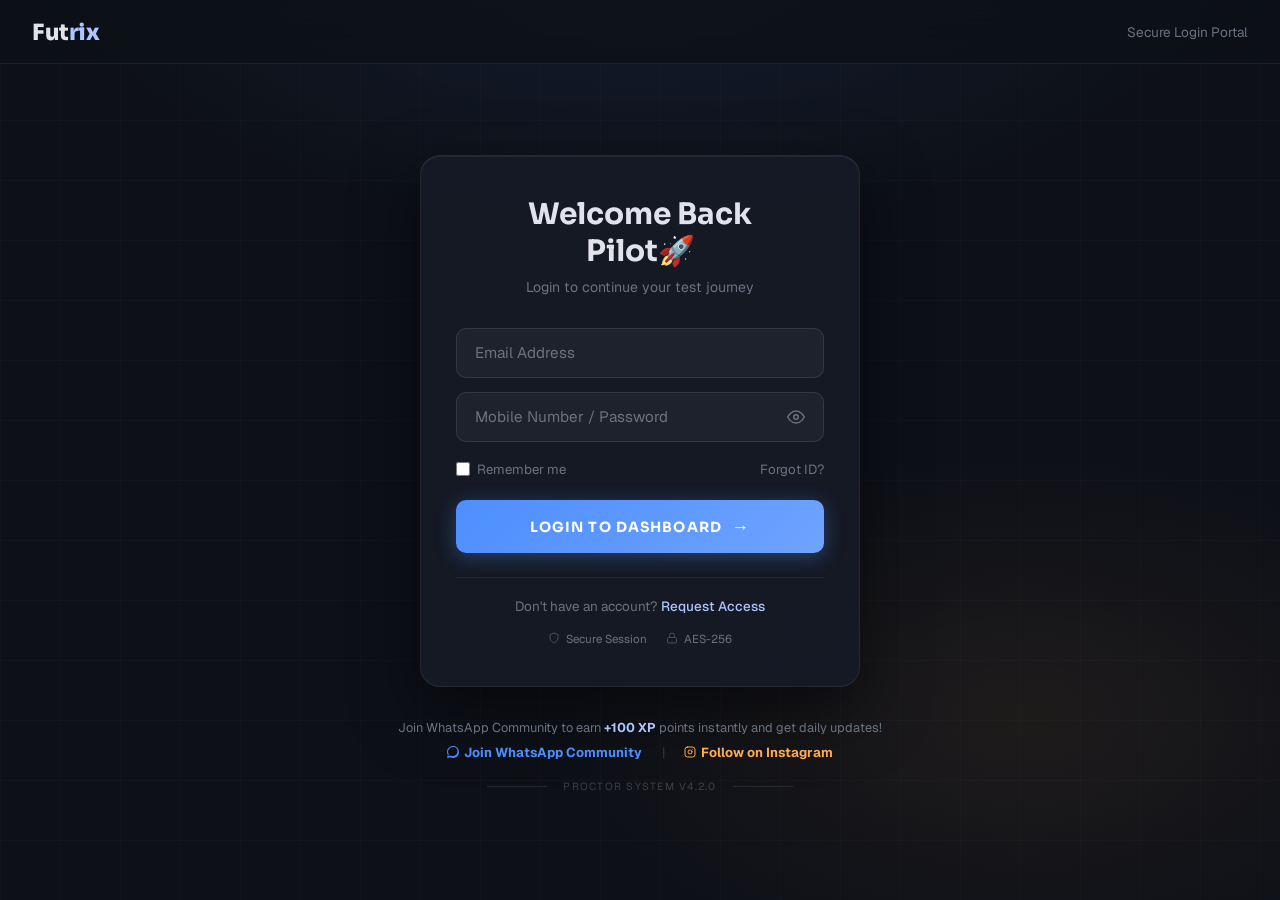
<file: exam.html>
<!DOCTYPE html>
<html lang="en">
<head>
  <meta charset="UTF-8" />
  <meta name="viewport" content="width=device-width, initial-scale=1.0" />
  <title>Exam | Futrix Pilot</title>
  <link rel="icon" type="image/png" href="favicon.png" />
  <link href="https://fonts.googleapis.com/css2?family=Sora:wght@400;500;600;700;800&family=Geist:wght@300;400;500;600&display=swap" rel="stylesheet" />
  <style>
    *, *::before, *::after { box-sizing: border-box; margin: 0; padding: 0; }

    :root {
      --bg:          #10131a;
      --surface:     #1a1f2e;
      --surface-hi:  #222838;
      --border:      rgba(255,255,255,0.07);
      --text:        #e1e2ec;
      --text-muted:  #6b7280;
      --primary:     #4d8eff;
      --answered:    #16a34a;
      --review:      #d97706;
      --not-visited: #2a3045;
      --current-bg:  rgba(77,142,255,0.25);
      --danger:      #ef4444;
    }

    html, body {
      height: 100%;
      font-family: 'Geist','Sora',sans-serif;
      background: var(--bg);
      color: var(--text);
      overflow: hidden;
    }

    /* ══════ TOP BAR ══════ */
    .topbar {
      height: 52px;
      background: rgba(13,16,23,0.98);
      border-bottom: 1px solid var(--border);
      display: flex;
      align-items: center;
      justify-content: space-between;
      padding: 0 1.5rem;
      position: fixed;
      top: 0; left: 0; right: 0;
      z-index: 100;
    }
    .logo {
      font-family: 'Sora', sans-serif;
      font-weight: 800;
      font-size: 1.3rem;
      letter-spacing: -0.02em;
      color: var(--text);
      text-decoration: none;
    }
    .logo span {
      color: var(--primary);
    }
    .series-id {
      font-family: 'Sora', sans-serif;
      font-size: 0.95rem;
      font-weight: 700;
      letter-spacing: 0.06em;
      color: var(--text);
    }
    .timer-badge {
      display: flex;
      align-items: center;
      gap: 0.45rem;
      background: var(--surface-hi);
      border: 1px solid var(--border);
      border-radius: 999px;
      padding: 0.35rem 1rem;
      font-family: 'Sora', sans-serif;
      font-size: 1rem;
      font-weight: 700;
      letter-spacing: 0.04em;
      color: var(--text);
      transition: background 0.3s;
    }
    .timer-badge.warning { background: rgba(239,68,68,0.15); border-color: rgba(239,68,68,0.4); color: #fca5a5; }
    .candidate-info {
      display: flex;
      align-items: center;
      gap: 0.75rem;
    }
    .candidate-details { text-align: right; }
    .candidate-name { font-size: 0.82rem; font-weight: 600; color: var(--text); }
    .candidate-id   { font-size: 0.68rem; color: var(--text-muted); }
    .avatar {
      width: 34px; height: 34px;
      border-radius: 50%;
      background: linear-gradient(135deg, var(--primary), #00e5d4);
      display: flex; align-items: center; justify-content: center;
      font-size: 0.85rem;
      font-weight: 700;
      color: #fff;
      flex-shrink: 0;
    }

    /* ══════ MAIN LAYOUT ══════ */
    .exam-layout {
      display: flex;
      height: 100vh;
      padding-top: 52px;
    }

    /* ══════ LEFT: QUESTION PANEL ══════ */
    .question-panel {
      flex: 1;
      display: flex;
      flex-direction: column;
      overflow: hidden;
      padding: 1.2rem 1.5rem 0;
    }

    .q-header {
      display: flex;
      align-items: center;
      justify-content: space-between;
      margin-bottom: 1rem;
      flex-shrink: 0;
    }
    .q-number {
      font-family: 'Sora', sans-serif;
      font-size: 1.4rem;
      font-weight: 700;
      color: var(--text);
    }
    .marks-badge {
      font-size: 0.78rem;
      font-weight: 600;
      color: var(--text-muted);
      background: var(--surface-hi);
      border: 1px solid var(--border);
      border-radius: 999px;
      padding: 0.3rem 0.9rem;
    }
    .marks-badge span { color: #4ade80; margin-right: 0.3rem; }
    .marks-badge em   { color: #f87171; font-style: normal; }

    /* Question Box */
    .q-box {
      background: var(--surface);
      border: 1px solid var(--border);
      border-radius: 14px;
      padding: 1.4rem;
      margin-bottom: 1rem;
      flex-shrink: 0;
    }
    .q-text {
      font-size: 0.95rem;
      line-height: 1.7;
      color: var(--text);
    }

    /* Options */
    .options-list {
      display: flex;
      flex-direction: column;
      gap: 0.6rem;
      margin-bottom: 1.2rem;
      flex-shrink: 0;
    }
    .option-btn {
      display: flex;
      align-items: center;
      gap: 1rem;
      padding: 0.85rem 1.1rem;
      border-radius: 10px;
      border: 1px solid rgba(255,255,255,0.08);
      background: var(--surface);
      color: var(--text);
      font-family: 'Geist', sans-serif;
      font-size: 0.92rem;
      cursor: pointer;
      transition: all 0.15s ease;
      text-align: left;
      width: 100%;
    }
    .option-btn:hover { border-color: rgba(77,142,255,0.35); background: rgba(77,142,255,0.06); }
    .option-btn.selected {
      background: rgba(77,142,255,0.18);
      border-color: var(--primary);
      color: #c7d9ff;
    }
    .option-label {
      width: 26px; height: 26px;
      border-radius: 6px;
      background: var(--surface-hi);
      display: flex; align-items: center; justify-content: center;
      font-size: 0.78rem;
      font-weight: 700;
      flex-shrink: 0;
      color: var(--text-muted);
      transition: all 0.15s;
    }
    .option-btn.selected .option-label {
      background: var(--primary);
      color: #fff;
    }

    /* Navigation */
    .nav-bar {
      display: flex;
      align-items: center;
      gap: 0.7rem;
      padding: 0.9rem 0 1rem;
      flex-shrink: 0;
      flex-wrap: wrap;
    }
    .btn-nav {
      padding: 0.65rem 1.2rem;
      border-radius: 8px;
      border: 1px solid rgba(255,255,255,0.1);
      background: var(--surface-hi);
      color: var(--text);
      font-family: 'Geist', sans-serif;
      font-size: 0.85rem;
      font-weight: 500;
      cursor: pointer;
      transition: all 0.15s;
    }
    .btn-nav:hover { background: #2a3045; }
    .btn-mark {
      background: transparent;
      border-color: var(--review);
      color: #fbbf24;
    }
    .btn-mark:hover { background: rgba(217,119,6,0.12); }
    .btn-mark.active { background: rgba(217,119,6,0.15); }
    .btn-save {
      margin-left: auto;
      background: linear-gradient(135deg, var(--primary), #6fa3ff);
      border-color: transparent;
      color: #fff;
      font-weight: 600;
      box-shadow: 0 2px 12px rgba(77,142,255,0.3);
    }
    .btn-save:hover { transform: translateY(-1px); box-shadow: 0 4px 18px rgba(77,142,255,0.45); }

    /* ══════ RIGHT: PALETTE PANEL ══════ */
    .palette-panel {
      width: 280px;
      flex-shrink: 0;
      border-left: 1px solid var(--border);
      background: rgba(13,16,23,0.6);
      display: flex;
      flex-direction: column;
      overflow: hidden;
    }

    .palette-header {
      padding: 1rem 1.1rem 0.7rem;
      border-bottom: 1px solid var(--border);
      font-family: 'Sora', sans-serif;
      font-size: 0.88rem;
      font-weight: 700;
      color: var(--text);
      flex-shrink: 0;
    }

    /* Legend */
    .palette-legend {
      display: grid;
      grid-template-columns: 1fr 1fr;
      gap: 0.35rem 0.5rem;
      padding: 0.6rem 1.1rem;
      border-bottom: 1px solid var(--border);
      flex-shrink: 0;
    }
    .legend-item {
      display: flex;
      align-items: center;
      gap: 0.4rem;
      font-size: 0.68rem;
      color: var(--text-muted);
    }
    .legend-dot {
      width: 10px; height: 10px;
      border-radius: 3px;
      flex-shrink: 0;
    }
    .ld-answered    { background: var(--answered); }
    .ld-review      { background: var(--review); }
    .ld-current     { background: var(--primary); }
    .ld-not-visited { background: var(--not-visited); border: 1px solid rgba(255,255,255,0.1); }

    /* Grid */
    .palette-grid-wrap {
      flex: 1;
      overflow-y: auto;
      padding: 0.7rem 0.9rem;
    }
    .palette-grid-wrap::-webkit-scrollbar { width: 4px; }
    .palette-grid-wrap::-webkit-scrollbar-track { background: transparent; }
    .palette-grid-wrap::-webkit-scrollbar-thumb { background: rgba(255,255,255,0.1); border-radius: 4px; }

    .palette-grid {
      display: grid;
      grid-template-columns: repeat(4, 1fr);
      gap: 0.45rem;
    }
    .p-btn {
      aspect-ratio: 1;
      border-radius: 8px;
      border: 1px solid rgba(255,255,255,0.1);
      background: var(--not-visited);
      color: var(--text-muted);
      font-family: 'Sora', sans-serif;
      font-size: 0.78rem;
      font-weight: 600;
      cursor: pointer;
      transition: all 0.15s;
      display: flex; align-items: center; justify-content: center;
    }
    .p-btn:hover { transform: scale(1.05); }
    .p-btn.answered    { background: var(--answered); color: #fff; border-color: transparent; }
    .p-btn.review      { background: var(--review);   color: #fff; border-color: transparent; }
    .p-btn.current     { background: var(--primary);  color: #fff; border-color: transparent; box-shadow: 0 0 10px rgba(77,142,255,0.5); }
    .p-btn.ans-review  { background: linear-gradient(135deg, var(--answered), var(--review)); color:#fff; border-color:transparent; }

    /* Progress + Submit */
    .palette-footer {
      padding: 0.8rem 1.1rem;
      border-top: 1px solid var(--border);
      flex-shrink: 0;
    }
    .progress-label {
      font-size: 0.65rem;
      font-weight: 600;
      letter-spacing: 0.1em;
      text-transform: uppercase;
      color: var(--text-muted);
      margin-bottom: 0.4rem;
    }
    .progress-bar {
      height: 5px;
      background: rgba(255,255,255,0.08);
      border-radius: 3px;
      overflow: hidden;
      margin-bottom: 0.9rem;
    }
    .progress-fill {
      height: 100%;
      background: linear-gradient(90deg, var(--primary), #00e5d4);
      border-radius: 3px;
      transition: width 0.4s ease;
    }
    .btn-submit {
      width: 100%;
      padding: 0.85rem;
      border-radius: 10px;
      border: none;
      background: linear-gradient(135deg, #ef4444, #dc2626);
      color: #fff;
      font-family: 'Sora', sans-serif;
      font-size: 0.9rem;
      font-weight: 700;
      cursor: pointer;
      display: flex;
      align-items: center;
      justify-content: center;
      gap: 0.5rem;
      transition: all 0.2s;
      box-shadow: 0 4px 14px rgba(239,68,68,0.35);
    }
    .btn-submit:hover { transform: translateY(-2px); box-shadow: 0 6px 20px rgba(239,68,68,0.5); }
    .btn-submit:disabled { opacity: 0.6; cursor: not-allowed; transform: none; }

    /* ══════ LOADING / ERROR SCREEN ══════ */
    .screen-overlay {
      position: fixed;
      inset: 0;
      background: var(--bg);
      display: flex;
      flex-direction: column;
      align-items: center;
      justify-content: center;
      gap: 1rem;
      z-index: 500;
    }
    .screen-overlay.hidden { display: none; }
    .loading-spinner {
      width: 48px; height: 48px;
      border: 3px solid rgba(77,142,255,0.2);
      border-top-color: var(--primary);
      border-radius: 50%;
      animation: spin 0.8s linear infinite;
    }
    @keyframes spin { to { transform: rotate(360deg); } }
    .loading-text { font-size: 0.9rem; color: var(--text-muted); }

    /* ══════ CONFIRM DIALOG ══════ */
    .dialog-overlay {
      position: fixed;
      inset: 0;
      background: rgba(0,0,0,0.7);
      display: none;
      align-items: center;
      justify-content: center;
      z-index: 600;
      backdrop-filter: blur(4px);
    }
    .dialog-overlay.show { display: flex; }
    .dialog-box {
      background: var(--surface);
      border: 1px solid var(--border);
      border-radius: 16px;
      padding: 2rem;
      max-width: 400px;
      width: 90%;
      text-align: center;
    }
    .dialog-icon { font-size: 2.5rem; margin-bottom: 0.8rem; }
    .dialog-title { font-family:'Sora',sans-serif; font-size:1.2rem; font-weight:700; margin-bottom:0.5rem; }
    .dialog-msg { font-size:0.85rem; color:var(--text-muted); line-height:1.6; margin-bottom:1.5rem; }
    .dialog-stats {
      display: grid;
      grid-template-columns: repeat(3,1fr);
      gap: 0.5rem;
      margin-bottom: 1.5rem;
    }
    .dialog-stat {
      background: var(--surface-hi);
      border-radius: 8px;
      padding: 0.5rem;
    }
    .dialog-stat-val { font-family:'Sora',sans-serif; font-size:1.2rem; font-weight:700; }
    .dialog-stat-lbl { font-size:0.65rem; color:var(--text-muted); text-transform:uppercase; letter-spacing:0.06em; }
    .dialog-actions { display:flex; gap:0.7rem; }
    .dialog-cancel {
      flex:1; padding:0.7rem; border-radius:8px;
      border:1px solid var(--border); background:var(--surface-hi);
      color:var(--text-muted); font-family:'Geist',sans-serif;
      font-size:0.85rem; cursor:pointer; transition:background 0.2s;
    }
    .dialog-cancel:hover { background:#2a3045; color:var(--text); }
    .dialog-confirm {
      flex:1; padding:0.7rem; border-radius:8px;
      border:none; background:linear-gradient(135deg,#ef4444,#dc2626);
      color:#fff; font-family:'Geist',sans-serif;
      font-size:0.85rem; font-weight:600; cursor:pointer;
      transition:all 0.2s;
    }
    .dialog-confirm:hover { transform:translateY(-1px); }

    /* ══════ RESULT SCREEN ══════ */
    .result-screen {
      position: fixed;
      inset: 0;
      background: var(--bg);
      display: none;
      overflow-y: auto;
      padding: 3rem 1rem;
      z-index: 700;
    }
    .result-screen.show {
      display: flex;
      flex-direction: column;
      align-items: center;
      justify-content: flex-start;
    }
    .result-logo { font-family:'Sora',sans-serif; font-size:1.8rem; font-weight:800; color:#adc6ff; margin-bottom:0.5rem; }
    .result-card {
      background: var(--surface);
      border: 1px solid var(--border);
      border-radius: 20px;
      padding: 2.5rem;
      max-width: 500px;
      width: 100%;
      text-align: center;
      margin: 1.5rem auto 3rem;
    }
    .result-title { font-family:'Sora',sans-serif; font-size:1.5rem; font-weight:700; margin-bottom:0.4rem; }
    .result-sub { font-size:0.85rem; color:var(--text-muted); margin-bottom:1.5rem; }
    .result-score-ring {
      width: 120px; height: 120px;
      border-radius: 50%;
      border: 4px solid var(--primary);
      display: flex; flex-direction:column;
      align-items: center; justify-content: center;
      margin: 0 auto 1.5rem;
      box-shadow: 0 0 30px rgba(77,142,255,0.3);
    }
    .result-score-val { font-family:'Sora',sans-serif; font-size:1.8rem; font-weight:800; color:var(--primary); }
    .result-score-lbl { font-size:0.65rem; color:var(--text-muted); text-transform:uppercase; }
    .result-grid {
      display: grid;
      grid-template-columns: repeat(3,1fr);
      gap: 0.75rem;
      margin-bottom: 1.5rem;
    }
    .result-stat {
      background: var(--surface-hi);
      border-radius: 10px;
      padding: 0.8rem;
    }
    .result-stat-val { font-family:'Sora',sans-serif; font-size:1.3rem; font-weight:700; }
    .result-stat-lbl { font-size:0.65rem; color:var(--text-muted); text-transform:uppercase; letter-spacing:0.05em; margin-top:0.2rem; }
    .result-stat.green .result-stat-val { color:#4ade80; }
    .result-stat.red   .result-stat-val { color:#f87171; }
    .btn-home {
      width:100%; padding:0.85rem; border-radius:10px;
      border:none; background:linear-gradient(135deg,#4d8eff,#6fa3ff);
      color:#fff; font-family:'Sora',sans-serif; font-size:0.9rem;
      font-weight:600; cursor:pointer; transition:all 0.2s;
    }
    .btn-home:hover { transform:translateY(-2px); }

    /* ══════ RESPONSIVE ══════ */
    @media (max-width: 768px) {
      html, body { overflow: auto; }
      .exam-layout { flex-direction: column; height: auto; overflow: auto; }
      .palette-panel { width: 100%; border-left: none; border-top: 1px solid var(--border); }
      .palette-grid { grid-template-columns: repeat(6,1fr); }
      .question-panel { overflow: visible; }
    }
    @media (max-width: 480px) {
      .topbar { padding: 0 0.8rem; }
      .series-id { font-size: 0.75rem; }
      .candidate-name { font-size: 0.72rem; }
      .candidate-id { display: none; }
      .question-panel { padding: 0.8rem 0.8rem 0; }
      .palette-grid { grid-template-columns: repeat(5,1fr); }
      .result-card {
        padding: 1.5rem 1.1rem;
        border-radius: 16px;
        margin: 1rem auto 2rem;
        max-width: 100%;
      }
      .result-title {
        font-size: 1.3rem;
      }
      .result-grid {
        gap: 0.5rem;
        margin-bottom: 1.2rem;
      }
      .result-stat {
        padding: 0.5rem 0.25rem;
      }
      .result-stat-val {
        font-size: 1.15rem;
      }
      .result-stat-lbl {
        font-size: 0.58rem;
      }
    }
  </style>
</head>
<body>

<!-- Loading Screen -->
<div class="screen-overlay" id="loadingScreen">
  <div class="loading-spinner" id="loadingSpinner"></div>
  <div class="loading-text" id="loadingText">Loading exam questions...</div>
  <button id="startFullscreenBtn" style="display: none; padding: 0.95rem 2rem; border-radius: 12px; border: none; background: linear-gradient(135deg, #4d8eff, #6fa3ff); color: #fff; font-family: 'Sora', sans-serif; font-size: 1.05rem; font-weight: 700; cursor: pointer; box-shadow: 0 4px 20px rgba(77, 142, 255, 0.4); transition: transform 0.2s;" onmouseover="this.style.transform='translateY(-2px)'" onmouseout="this.style.transform='translateY(0)'">
    🚀 Enter Secure Exam Mode
  </button>
</div>

<!-- Confirm Submit Dialog -->
<div class="dialog-overlay" id="submitDialog">
  <div class="dialog-box">
    <div class="dialog-icon">⚠️</div>
    <div class="dialog-title">Submit Exam?</div>
    <div class="dialog-msg">Are you sure you want to submit? You cannot change answers after submission.</div>
    <div class="dialog-stats">
      <div class="dialog-stat">
        <div class="dialog-stat-val" id="dlg-answered" style="color:#4ade80">0</div>
        <div class="dialog-stat-lbl">Answered</div>
      </div>
      <div class="dialog-stat">
        <div class="dialog-stat-val" id="dlg-review" style="color:#fbbf24">0</div>
        <div class="dialog-stat-lbl">For Review</div>
      </div>
      <div class="dialog-stat">
        <div class="dialog-stat-val" id="dlg-unanswered" style="color:#f87171">0</div>
        <div class="dialog-stat-lbl">Not Answered</div>
      </div>
    </div>
    <div class="dialog-actions">
      <button class="dialog-cancel" id="cancelSubmit">Cancel</button>
      <button class="dialog-confirm" id="confirmSubmit">Submit Now</button>
    </div>
  </div>
</div>

<!-- Exit Confirmation Dialog -->
<div class="dialog-overlay" id="exitWarnDialog">
  <div class="dialog-box">
    <div class="dialog-icon" style="color: var(--danger);">⚠️</div>
    <div class="dialog-title" style="color: var(--danger); font-family: 'Sora', sans-serif; font-size: 1.25rem; font-weight: 700; margin-bottom: 0.6rem;">Sandbox Exit Warning</div>
    <div class="dialog-msg" style="font-size: 0.88rem; color: var(--text-muted); line-height: 1.6; margin-bottom: 1.5rem;">
      Are you sure you want to end the test? Exiting fullscreen or switching tabs is not allowed. Click "No" to return to the test, or "Yes" to submit and exit.
    </div>
    <div class="dialog-actions" style="display: flex; gap: 0.8rem;">
      <button class="dialog-cancel" id="confirmNoExit" style="flex: 1; padding: 0.75rem; border-radius: 10px; border: 1px solid var(--border); background: var(--answered); color: #fff; font-family: 'Geist', sans-serif; font-size: 0.88rem; font-weight: 700; cursor: pointer; transition: all 0.2s;">
        No, Stay in Test
      </button>
      <button class="dialog-confirm" id="confirmYesExit" style="flex: 1; padding: 0.75rem; border-radius: 10px; border: none; background: linear-gradient(135deg, #ef4444, #dc2626); color: #fff; font-family: 'Geist', sans-serif; font-size: 0.88rem; font-weight: 700; cursor: pointer; transition: all 0.2s;">
        Yes, End Test
      </button>
    </div>
  </div>
</div>

<!-- Result Screen -->
<div class="result-screen" id="resultScreen">
  <div class="logo" style="font-size: 1.8rem; font-weight: 800; margin-top: 1rem; margin-bottom: 0.5rem; display: inline-block;">Fut<span>rix</span></div>
  <div class="result-card">
    <div class="result-title">Exam Submitted! 🎉</div>
    <p class="result-sub">Your responses have been saved successfully.</p>
    <div class="result-score-ring">
      <div class="result-score-lbl" style="margin-bottom: 0.15rem;">Score</div>
      <div class="result-score-val" id="res-score" style="line-height: 1.1;">0</div>
      <div class="result-score-lbl" id="res-score-lbl" style="margin-top: 0.15rem;">Out of 0</div>
    </div>
    <!-- XP earned badge -->
    <div style="text-align:center;margin:-0.5rem 0 1rem;font-family:'Sora',sans-serif;font-size:0.95rem;font-weight:700" id="res-xp">+0 XP</div>
    <div class="result-grid">
      <div class="result-stat green">
        <div class="result-stat-val" id="res-correct">0</div>
        <div class="result-stat-lbl">Correct (+1 XP each)</div>
      </div>
      <div class="result-stat red">
        <div class="result-stat-val" id="res-wrong">0</div>
        <div class="result-stat-lbl">Wrong (-0.25 XP each)</div>
      </div>
      <div class="result-stat">
        <div class="result-stat-val" id="res-skipped">0</div>
        <div class="result-stat-lbl">Skipped</div>
      </div>
    </div>
    <!-- Premium Report Box -->
    <div style="background: rgba(77,142,255,0.06); border: 1px solid rgba(77,142,255,0.2); border-radius: 14px; padding: 1.25rem; margin-bottom: 1.5rem; text-align: left; font-size: 0.85rem; line-height: 1.6; color: var(--text);">
      <div style="display: flex; align-items: center; gap: 0.5rem; margin-bottom: 0.6rem; font-family: 'Sora', sans-serif; font-size: 0.95rem; font-weight: 700; color: var(--primary);">
        <span>👑</span> Detailed Performance Report
      </div>
      
      <p style="margin-bottom: 0.8rem; font-weight: 600;">Want your detailed performance report instantly?</p>
      
      <!-- Read More Button (shown only when collapsed) -->
      <div id="readMoreReportWrap" style="text-align: center; margin: 0.5rem 0 0.2rem;">
        <button type="button" id="readMoreReportBtn" style="
          background: rgba(77, 142, 255, 0.08);
          border: 1px dashed var(--primary);
          color: var(--primary);
          padding: 0.4rem 1rem;
          border-radius: 6px;
          cursor: pointer;
          font-family: 'Sora', sans-serif;
          font-size: 0.78rem;
          font-weight: 600;
          transition: all 0.2s ease;
          display: inline-flex;
          align-items: center;
          gap: 0.35rem;
        " onmouseover="this.style.background='rgba(77, 142, 255, 0.15)'" onmouseout="this.style.background='rgba(77, 142, 255, 0.08)'">
          <span>📖</span> Read More Details
        </button>
      </div>

      <!-- Collapsible Report Details -->
      <div id="collapsibleReportDetails" style="display: none;">
        <p style="margin-top: 0.8rem; margin-bottom: 0.4rem; color: var(--primary); font-weight: 600;">🚀 Upgrade to the Premium Report Plan and get immediate access to:</p>
        
        <ul style="list-style: none; padding-left: 0.2rem; margin-bottom: 0.8rem; display: flex; flex-direction: column; gap: 0.3rem;">
          <li>✅ Subject-wise Analysis</li>
          <li>✅ Accuracy Report</li>
          <li>✅ Performance Insights</li>
          <li>✅ Strengths & Weaknesses</li>
          <li>✅ Improvement Recommendations</li>
        </ul>
        
        <p style="margin-bottom: 0.6rem; color: var(--text-muted); font-size: 0.8rem; border-top: 1px solid rgba(255,255,255,0.06); padding-top: 0.6rem;">
          🏫 Students enrolled through a FUTRIX-registered coaching institute do not need to purchase the Premium Report for coaching review.
        </p>
        
        <p style="margin-bottom: 0.8rem; color: var(--text-muted); font-size: 0.8rem;">
          Your detailed performance report will be shared with your registered coaching institute free of cost within 7 days.
        </p>
        
        <div style="background: rgba(255, 169, 77, 0.07); border: 1px solid rgba(255, 169, 77, 0.2); border-radius: 8px; padding: 0.6rem 0.8rem; font-size: 0.8rem; color: var(--text); margin-bottom: 0.8rem;">
          <strong style="color: var(--accent);">⚡ Need your report right now?</strong><br>
          Upgrade to Premium and unlock instant access.
        </div>

        <!-- Hide Button (shown only when expanded at the bottom of the content) -->
        <div id="hideReportWrap" style="text-align: center; margin: 0.5rem 0 0;">
          <button type="button" id="hideReportBtn" style="
            background: rgba(77, 142, 255, 0.08);
            border: 1px dashed var(--primary);
            color: var(--primary);
            padding: 0.4rem 1rem;
            border-radius: 6px;
            cursor: pointer;
            font-family: 'Sora', sans-serif;
            font-size: 0.78rem;
            font-weight: 600;
            transition: all 0.2s ease;
            display: inline-flex;
            align-items: center;
            gap: 0.35rem;
          " onmouseover="this.style.background='rgba(77, 142, 255, 0.15)'" onmouseout="this.style.background='rgba(77, 142, 255, 0.08)'">
            <span>📖</span> Hide Details
          </button>
        </div>
      </div>
    </div>
    <button class="btn-home" onclick="window.location.href='instruction.html'">Back to Dashboard</button>
  </div>
</div>


<!-- Top Bar -->
<div class="topbar" id="topbar">
  <div style="display: flex; align-items: center; gap: 1.5rem;">
    <a href="#" class="logo">Fut<span>rix</span></a>
    <div class="series-id" id="seriesId">TS-8842-QUANT</div>
  </div>
  <div class="timer-badge" id="timerBadge">
    <svg width="14" height="14" viewBox="0 0 24 24" fill="none" stroke="currentColor" stroke-width="2.5"><circle cx="12" cy="12" r="10"/><polyline points="12 6 12 12 16 14"/></svg>
    <span id="timerDisplay">60:00</span>
  </div>
  <div class="candidate-info">
    <div class="candidate-details">
      <div class="candidate-name" id="topCandidateName">Pilot</div>
      <div class="candidate-id" id="topCandidateId">CANDIDATE ID: —</div>
    </div>
    <div class="avatar" id="topAvatar">P</div>
  </div>
</div>

<!-- Exam Layout -->
<div class="exam-layout" id="examLayout" style="display:none">

  <!-- ── LEFT: Question ── -->
  <div class="question-panel">

    <div class="q-header">
      <div class="q-number" id="qNumber">Question 1</div>
      <div class="marks-badge">
        <span id="marksPos">+4 Marks</span> | <em id="marksNeg">-1 Negative</em>
      </div>
    </div>

    <div class="q-box">
      <p class="q-text" id="qText">Loading question...</p>
    </div>

    <div class="options-list" id="optionsList">
      <!-- Injected by JS -->
    </div>

    <div class="nav-bar">
      <button class="btn-nav" id="btnPrev" onclick="goTo(currentQ - 1)">◀ Previous</button>
      <button class="btn-nav btn-mark" id="btnMark" onclick="toggleMark()">Mark for Review</button>
      <button class="btn-nav" onclick="clearAnswer()">Clear Response</button>
      <button class="btn-nav btn-save" id="btnNext" onclick="saveAndNext()">Save &amp; Next ▶</button>
    </div>

  </div>

  <!-- ── RIGHT: Palette ── -->
  <div class="palette-panel">
    <div class="palette-header">Question Palette</div>

    <div class="palette-legend">
      <div class="legend-item"><div class="legend-dot ld-answered"></div> Answered</div>
      <div class="legend-item"><div class="legend-dot ld-not-visited"></div> Not Visited</div>
      <div class="legend-item"><div class="legend-dot ld-review"></div> Review</div>
      <div class="legend-item"><div class="legend-dot ld-current"></div> Current</div>
    </div>

    <div class="palette-grid-wrap">
      <div class="palette-grid" id="paletteGrid"></div>
    </div>

    <div class="palette-footer">
      <div class="progress-label">Overall Progress</div>
      <div class="progress-bar">
        <div class="progress-fill" id="progressFill" style="width:0%"></div>
      </div>
      <button class="btn-submit" id="btnSubmit" onclick="openSubmitDialog()">
        <svg width="14" height="14" viewBox="0 0 24 24" fill="none" stroke="currentColor" stroke-width="2.5"><polyline points="9 11 12 14 22 4"/><path d="M21 12v7a2 2 0 0 1-2 2H5a2 2 0 0 1-2-2V5a2 2 0 0 1 2-2h11"/></svg>
        Submit Test
      </button>
    </div>
  </div>

</div>

<script>
/* ═══════════════════════════════════════════════
   CONFIGURATION — Update these values
═══════════════════════════════════════════════ */
const APPS_SCRIPT_URL = 'https://script.google.com/macros/s/AKfycbysnDWGpDmNvSYvnl9o_SezWAijjXYcV2Vp-47MxmYY3z8pXTLGP82DO3xg1wQ9iQs1/exec';

// Load config from sessionStorage (set by instruction.html via Apps Script)
const _savedCfg = JSON.parse(sessionStorage.getItem('futrix_exam_config') || '{}');

const EXAM_CONFIG = {
  seriesId:     _savedCfg.seriesId  || 'TS-8842-QUANT',
  totalTime:    (_savedCfg.duration || 30) * 60,   // convert mins → seconds
  marksCorrect: 1,               // +1 per correct
  marksWrong:  -0.25,            // -0.25 per wrong
};



/* ═══════════════════════════════════════════════
   STATE
═══════════════════════════════════════════════ */
let questions   = [];
let answers     = {};   // { qIndex: 'A'|'B'|'C'|'D' }
let marked      = {};   // { qIndex: true }
let visited     = {};   // { qIndex: true }
let currentQ    = 0;
let timerLeft   = EXAM_CONFIG.totalTime;
let timerHandle = null;
let submitted   = false;

const user = JSON.parse(sessionStorage.getItem('futrix_user') || '{}');

/* ═══════════════════════════════════════════════
   AUTH GUARD
═══════════════════════════════════════════════ */
if (!user.name) {
  window.location.href = 'login.html';
}

/* ═══════════════════════════════════════════════
   INIT
═══════════════════════════════════════════════ */
window.addEventListener('DOMContentLoaded', () => {
  // Populate candidate info
  document.getElementById('topCandidateName').textContent = user.name || 'Pilot';
  document.getElementById('topCandidateId').textContent   = 'ID: ' + (user.email || '—').split('@')[0].toUpperCase();
  document.getElementById('topAvatar').textContent        = (user.name || 'P').charAt(0).toUpperCase();
  document.getElementById('seriesId').textContent         = EXAM_CONFIG.seriesId;

  loadQuestions();
});

/* ═══════════════════════════════════════════════
   NETWORK HELPERS
═══════════════════════════════════════════════ */

// JSONP (works with Apps Script callback support)
function jsonpFetch(baseUrl, params, cbName) {
  return new Promise((resolve, reject) => {
    const t = setTimeout(() => { cleanup(); reject(new Error('Timeout')); }, 15000);
    window[cbName] = (data) => { cleanup(); resolve(data); };
    function cleanup() {
      clearTimeout(t);
      delete window[cbName];
      const el = document.getElementById('_examjsonp');
      if (el) el.remove();
    }
    const qs = params ? '&' + Object.keys(params).map(k =>
      encodeURIComponent(k) + '=' + encodeURIComponent(params[k])).join('&') : '';
    const s = document.createElement('script');
    s.id    = '_examjsonp';
    s.src   = baseUrl + qs + '&callback=' + cbName;
    s.onerror = () => { cleanup(); reject(new Error('Script load failed')); };
    document.head.appendChild(s);
  });
}

// Plain fetch fallback (works when Apps Script has CORS)
async function plainFetch(url) {
  const ctrl = new AbortController();
  const t    = setTimeout(() => ctrl.abort(), 12000);
  try {
    const res  = await fetch(url, { signal: ctrl.signal, redirect: 'follow' });
    const text = await res.text();
    clearTimeout(t);
    // Strip JSONP wrapper if present: funcName({...})
    const cleaned = text.trim()
      .replace(/^[a-zA-Z_$][a-zA-Z0-9_$.]*\s*\(/, '')
      .replace(/\)\s*;?\s*$/, '');
    return JSON.parse(cleaned);
  } catch (e) {
    clearTimeout(t);
    throw e;
  }
}

/* ═══════════════════════════════════════════════
   LOAD QUESTIONS
═══════════════════════════════════════════════ */
async function loadQuestions() {
  const baseUrl = APPS_SCRIPT_URL;
  const params  = { action: 'questions', seriesId: EXAM_CONFIG.seriesId };
  let data      = null;

  // Strategy 1: JSONP
  try {
    data = await jsonpFetch(baseUrl, params, 'fq_' + Date.now());
  } catch (err1) {
    console.warn('JSONP failed:', err1.message, '— trying fetch...');
    // Strategy 2: Plain fetch
    try {
      data = await plainFetch(baseUrl + '?action=questions&seriesId=' + encodeURIComponent(EXAM_CONFIG.seriesId));
    } catch (err2) {
      console.error('Fetch also failed:', err2.message);
    }
  }

  if (!data) {
    showLoadError(
      '⚠️ Google Apps Script Update Required!',
      'Your Apps Script is missing the questions handler. Please follow the steps below:'
    );
    return;
  }

  if (data.success && Array.isArray(data.questions) && data.questions.length > 0) {
    questions = data.questions;
    // Show Launch Button instead of starting immediately
    const spinner = document.getElementById('loadingSpinner');
    const loadText = document.getElementById('loadingText');
    const launchBtn = document.getElementById('startFullscreenBtn');
    if (spinner) spinner.style.display = 'none';
    if (loadText) {
      loadText.innerHTML = '🎯 Sandbox Ready!<br><span style="font-size: 0.85rem; color: var(--text-muted); font-weight: normal; display: block; margin-top: 0.5rem;">To start the test, please launch in secure sandbox mode. This will lock your browser into fullscreen to prevent tab switching.</span>';
      loadText.style.marginBottom = '1.5rem';
    }
    if (launchBtn) {
      launchBtn.style.display = 'block';
      launchBtn.onclick = () => {
        requestSandboxFullscreen();
      };
    }
  } else {
    const msg = data.message || 'No data was found in the Questions sheet.';
    showLoadError('Failed to load questions', msg);
  }
}

function showLoadError(title, detail) {
  const lo = document.getElementById('loadingScreen');
  lo.innerHTML = `
    <div style="font-size:2.5rem;margin-bottom:0.6rem">⚠️</div>
    <div style="font-family:'Sora',sans-serif;font-size:1.1rem;font-weight:700;color:#e1e2ec;margin-bottom:0.5rem">${title}</div>
    <div style="font-size:0.82rem;color:#6b7280;max-width:380px;text-align:center;line-height:1.6;margin-bottom:1.4rem">${detail}</div>
    <div style="background:#1a1f2e;border:1px solid rgba(255,255,255,0.07);border-radius:12px;padding:1rem 1.4rem;max-width:400px;text-align:left;font-size:0.78rem;color:#9ca3af;line-height:1.8;margin-bottom:1.2rem">
      <b style="color:#e1e2ec">How to Update Apps Script:</b><br>
      1. Open Google Apps Script (Extensions → Apps Script)<br>
      2. Paste the entire updated script into Code.gs (refer to Apps_Script_Code.js)<br>
      3. Deploy → Manage Deployments → Edit → Choose "New version" → Deploy<br><br>
      <b style="color:#e1e2ec">Prepare Google Sheet Tabs:</b><br>
      4. Create a sheet tab named <b style="color:#adc6ff">"Questions"</b> in your Google Sheet<br>
      5. Structure columns as: Q.No | Question | OptA | OptB | OptC | OptD | Correct | Marks | Negative
    </div>
    <button onclick="location.reload()" style="padding:0.7rem 2rem;border-radius:8px;border:none;background:linear-gradient(135deg,#4d8eff,#6fa3ff);color:#fff;font-family:'Sora',sans-serif;font-size:0.88rem;font-weight:600;cursor:pointer">
      🔄 Retry
    </button>
  `;
}


/* ═══════════════════════════════════════════════
   INIT EXAM
═══════════════════════════════════════════════ */
function initExam() {
  document.getElementById('loadingScreen').classList.add('hidden');
  document.getElementById('examLayout').style.display = 'flex';

  buildPalette();
  visited[0] = true;
  renderQuestion(0);
  startTimer();
}

/* ═══════════════════════════════════════════════
   SECURE SANDBOX & FULLSCREEN MANAGEMENT
   ═══════════════════════════════════════════════ */
function requestSandboxFullscreen() {
  const docEl = document.documentElement;
  const requestFS = docEl.requestFullscreen || docEl.mozRequestFullScreen || docEl.webkitRequestFullscreen || docEl.msRequestFullscreen;
  if (requestFS) {
    requestFS.call(docEl)
      .then(() => {
        initExam();
      })
      .catch(err => {
        console.warn('Fullscreen request rejected or failed:', err);
        // Fallback to init exam anyway so the candidate is not blocked
        initExam();
      });
  } else {
    initExam(); // Fallback
  }
}

let isExitWarningOpen = false;

function triggerExitWarning() {
  if (submitted || isExitWarningOpen) return;
  isExitWarningOpen = true;
  document.getElementById('exitWarnDialog').classList.add('show');
}

// Dialog buttons binding
document.getElementById('confirmNoExit').onclick = () => {
  document.getElementById('exitWarnDialog').classList.remove('show');
  isExitWarningOpen = false;
  // Re-enter fullscreen to keep sandboxed state
  const docEl = document.documentElement;
  const requestFS = docEl.requestFullscreen || docEl.mozRequestFullScreen || docEl.webkitRequestFullscreen || docEl.msRequestFullscreen;
  if (requestFS && !document.fullscreenElement) {
    requestFS.call(docEl).catch(err => console.warn('Re-entering fullscreen failed:', err));
  }
};

document.getElementById('confirmYesExit').onclick = () => {
  document.getElementById('exitWarnDialog').classList.remove('show');
  isExitWarningOpen = false;
  // Submit the exam (saves current progress/score) and redirect
  submitExam().then(() => {
    window.location.href = 'instruction.html';
  });
};

// Fullscreen Exit Detection
document.addEventListener('fullscreenchange', () => {
  if (!document.fullscreenElement && !submitted && !isExitWarningOpen) {
    triggerExitWarning();
  }
});
document.addEventListener('webkitfullscreenchange', () => {
  if (!document.webkitFullscreenElement && !submitted && !isExitWarningOpen) {
    triggerExitWarning();
  }
});
document.addEventListener('mozfullscreenchange', () => {
  if (!document.mozFullScreenElement && !submitted && !isExitWarningOpen) {
    triggerExitWarning();
  }
});
document.addEventListener('MSFullscreenChange', () => {
  if (!document.msFullscreenElement && !submitted && !isExitWarningOpen) {
    triggerExitWarning();
  }
});

// Tab Switch / Minimize / Window Blur Detection
document.addEventListener('visibilitychange', () => {
  if (document.hidden && !submitted && !isExitWarningOpen) {
    triggerExitWarning();
  }
});
window.addEventListener('blur', () => {
  if (!submitted && !isExitWarningOpen) {
    triggerExitWarning();
  }
});

/* ═══════════════════════════════════════════════
   TIMER
═══════════════════════════════════════════════ */
function startTimer() {
  timerHandle = setInterval(() => {
    timerLeft--;
    const m   = Math.floor(timerLeft / 60);
    const s   = timerLeft % 60;
    document.getElementById('timerDisplay').textContent =
      String(m).padStart(2,'0') + ':' + String(s).padStart(2,'0');

    // Warning at 5 minutes
    if (timerLeft <= 300) {
      document.getElementById('timerBadge').classList.add('warning');
    }
    // Auto submit at 0
    if (timerLeft <= 0) {
      clearInterval(timerHandle);
      submitExam();
    }
  }, 1000);
}

/* ═══════════════════════════════════════════════
   RENDER QUESTION
═══════════════════════════════════════════════ */
function renderQuestion(idx) {
  if (idx < 0 || idx >= questions.length) return;

  currentQ        = idx;
  visited[idx]    = true;
  const q         = questions[idx];
  const saved     = answers[idx];
  const isMarked  = marked[idx];

  document.getElementById('qNumber').textContent  = 'Question ' + (idx + 1);
  document.getElementById('qText').textContent    = q.question;
  document.getElementById('marksPos').textContent = '+' + (q.marks || EXAM_CONFIG.marksCorrect) + ' Marks';
  document.getElementById('marksNeg').textContent = (q.negative || EXAM_CONFIG.marksWrong) + ' Negative';

  // Mark button state
  const markBtn = document.getElementById('btnMark');
  markBtn.classList.toggle('active', !!isMarked);
  markBtn.textContent = isMarked ? '★ Marked' : 'Mark for Review';

  // Options
  const opts = document.getElementById('optionsList');
  opts.innerHTML = '';
  const labels = ['A','B','C','D'];
  const optKeys = ['optionA','optionB','optionC','optionD'];

  optKeys.forEach((key, i) => {
    if (!q[key]) return;
    const btn = document.createElement('button');
    btn.className = 'option-btn' + (saved === labels[i] ? ' selected' : '');
    btn.innerHTML = `<div class="option-label">${labels[i]}</div><span>${q[key]}</span>`;
    btn.onclick   = () => selectAnswer(labels[i]);
    opts.appendChild(btn);
  });

  // Nav buttons
  document.getElementById('btnPrev').disabled = (idx === 0);
  document.getElementById('btnNext').textContent =
    idx === questions.length - 1 ? 'Save & Finish ✓' : 'Save & Next ▶';

  updatePalette();
  updateProgress();
}

/* ═══════════════════════════════════════════════
   ANSWER MANAGEMENT
═══════════════════════════════════════════════ */
function selectAnswer(label) {
  answers[currentQ] = label;
  renderQuestion(currentQ);
}

function clearAnswer() {
  delete answers[currentQ];
  renderQuestion(currentQ);
}

function toggleMark() {
  if (marked[currentQ]) delete marked[currentQ];
  else marked[currentQ] = true;
  renderQuestion(currentQ);
}

function saveAndNext() {
  if (currentQ < questions.length - 1) {
    goTo(currentQ + 1);
  } else {
    openSubmitDialog();
  }
}

function goTo(idx) {
  if (idx < 0 || idx >= questions.length) return;
  visited[idx] = true;
  renderQuestion(idx);
}

/* ═══════════════════════════════════════════════
   PALETTE
═══════════════════════════════════════════════ */
function buildPalette() {
  const grid = document.getElementById('paletteGrid');
  grid.innerHTML = '';
  questions.forEach((_, i) => {
    const btn = document.createElement('button');
    btn.className   = 'p-btn';
    btn.textContent = i + 1;
    btn.id          = 'pb-' + i;
    btn.onclick     = () => goTo(i);
    grid.appendChild(btn);
  });
}

function updatePalette() {
  questions.forEach((_, i) => {
    const btn = document.getElementById('pb-' + i);
    if (!btn) return;
    btn.className = 'p-btn';
    if (i === currentQ)      { btn.classList.add('current'); return; }
    if (answers[i] && marked[i]) { btn.classList.add('ans-review'); return; }
    if (answers[i])          { btn.classList.add('answered'); return; }
    if (marked[i])           { btn.classList.add('review');   return; }
  });
}

function updateProgress() {
  const answered = Object.keys(answers).length;
  const pct = questions.length ? (answered / questions.length) * 100 : 0;
  document.getElementById('progressFill').style.width = pct + '%';
}

/* ═══════════════════════════════════════════════
   SUBMIT
═══════════════════════════════════════════════ */
function openSubmitDialog() {
  const answered   = Object.keys(answers).length;
  const reviewOnly = Object.keys(marked).filter(i => !answers[i]).length;
  const unanswered = questions.length - answered;

  document.getElementById('dlg-answered').textContent   = answered;
  document.getElementById('dlg-review').textContent     = Object.keys(marked).length;
  document.getElementById('dlg-unanswered').textContent = unanswered;
  document.getElementById('submitDialog').classList.add('show');
}

document.getElementById('cancelSubmit').onclick  = () =>
  document.getElementById('submitDialog').classList.remove('show');

document.getElementById('confirmSubmit').onclick = () => {
  document.getElementById('submitDialog').classList.remove('show');
  submitExam();
};

async function submitExam() {
  if (submitted) return;
  submitted = true;
  clearInterval(timerHandle);

  // Show loading on submit button
  const sb = document.getElementById('btnSubmit');
  sb.disabled     = true;
  sb.textContent  = 'Submitting...';

  // Calculate score: +1 correct, -0.25 wrong
  let correct = 0, wrong = 0, skipped = 0;
  questions.forEach((q, i) => {
    const ans = answers[i];
    if (!ans) { skipped++; return; }
    if (ans === q.correct) correct++;
    else wrong++;
  });

  const score    = parseFloat((correct * 1 - wrong * 0.25).toFixed(2));
  const xpEarned = score;   // XP = score (1 per correct, -0.25 per wrong)
  const timeTaken = EXAM_CONFIG.totalTime - timerLeft;

  // Build payload
  const payload = {
    candidateName:  user.name  || '',
    candidateEmail: user.email || '',
    candidatePhone: user.phone || '',
    seriesId:       EXAM_CONFIG.seriesId,
    answers:        JSON.stringify(answers),
    correct,
    wrong,
    skipped,
    score,
    xpEarned,
    totalQuestions: questions.length,
    timeTaken,
  };

  // Save to sheet via Apps Script (best-effort, fire and forget)
  try {
    await jsonpFetch(APPS_SCRIPT_URL, { action: 'submit', ...payload }, 'fsub_' + Date.now());
  } catch (e) {
    // Try plain fetch as fallback
    try {
      const params = Object.keys(payload)
        .map(k => `${encodeURIComponent(k)}=${encodeURIComponent(payload[k])}`)
        .join('&');
      await plainFetch(`${APPS_SCRIPT_URL}?action=submit&${params}`);
    } catch (e2) {
      console.warn('Response save failed (exam still complete):', e2.message);
    }
  }

  showResult(correct, wrong, skipped, score);
  try {
    const userEmail = (user.email || '').toLowerCase().trim();
    localStorage.setItem('attempted_' + userEmail + '_' + EXAM_CONFIG.seriesId, 'true');
  } catch (e) {
    console.warn('LocalStorage save failed:', e);
  }
}

function showResult(correct, wrong, skipped, score) {
  const total       = questions.length;                      // max = 1 per question
  const xpEarned    = score;
  const displayScore = score.toFixed(2);                   // e.g. 0.75

  document.getElementById('res-score').textContent   = displayScore;
  const resScoreLbl = document.getElementById('res-score-lbl');
  if (resScoreLbl) {
    resScoreLbl.textContent = 'Out of ' + total;
  }
  document.getElementById('res-correct').textContent = correct;
  document.getElementById('res-wrong').textContent   = wrong;
  document.getElementById('res-skipped').textContent = skipped;

  // Update XP in sessionStorage so instruction page reflects new total
  try {
    const u = JSON.parse(sessionStorage.getItem('futrix_user') || '{}');
    u.xp = parseFloat(((u.xp || 100) + xpEarned).toFixed(2));
    sessionStorage.setItem('futrix_user', JSON.stringify(u));
  } catch(_) {}

  // Show XP earned on result screen
  const xpEl = document.getElementById('res-xp');
  if (xpEl) {
    xpEl.textContent = (xpEarned >= 0 ? '+' : '') + xpEarned.toFixed(2) + ' XP';
    xpEl.style.color = xpEarned >= 0 ? '#4ade80' : '#f87171';
  }

  document.getElementById('resultScreen').classList.add('show');
}

/* ═══════════════════════════════════════════════
   PREVENT PAGE LEAVE
═══════════════════════════════════════════════ */
window.addEventListener('beforeunload', (e) => {
  if (!submitted && questions.length > 0) {
    e.preventDefault();
    e.returnValue = 'Exam is in progress. Are you sure you want to leave?';
  }
});

  // Toggle Collapsible Premium Report Details
  const readMoreReportWrap = document.getElementById('readMoreReportWrap');
  const collapsibleReportDetails = document.getElementById('collapsibleReportDetails');
  const readMoreReportBtn = document.getElementById('readMoreReportBtn');
  const hideReportBtn = document.getElementById('hideReportBtn');

  if (readMoreReportBtn && hideReportBtn && collapsibleReportDetails) {
    readMoreReportBtn.addEventListener('click', () => {
      collapsibleReportDetails.style.display = 'block';
      readMoreReportWrap.style.display = 'none';
    });

    hideReportBtn.addEventListener('click', () => {
      collapsibleReportDetails.style.display = 'none';
      readMoreReportWrap.style.display = 'block';
    });
  }
</script>
</body>
</html>
</file>
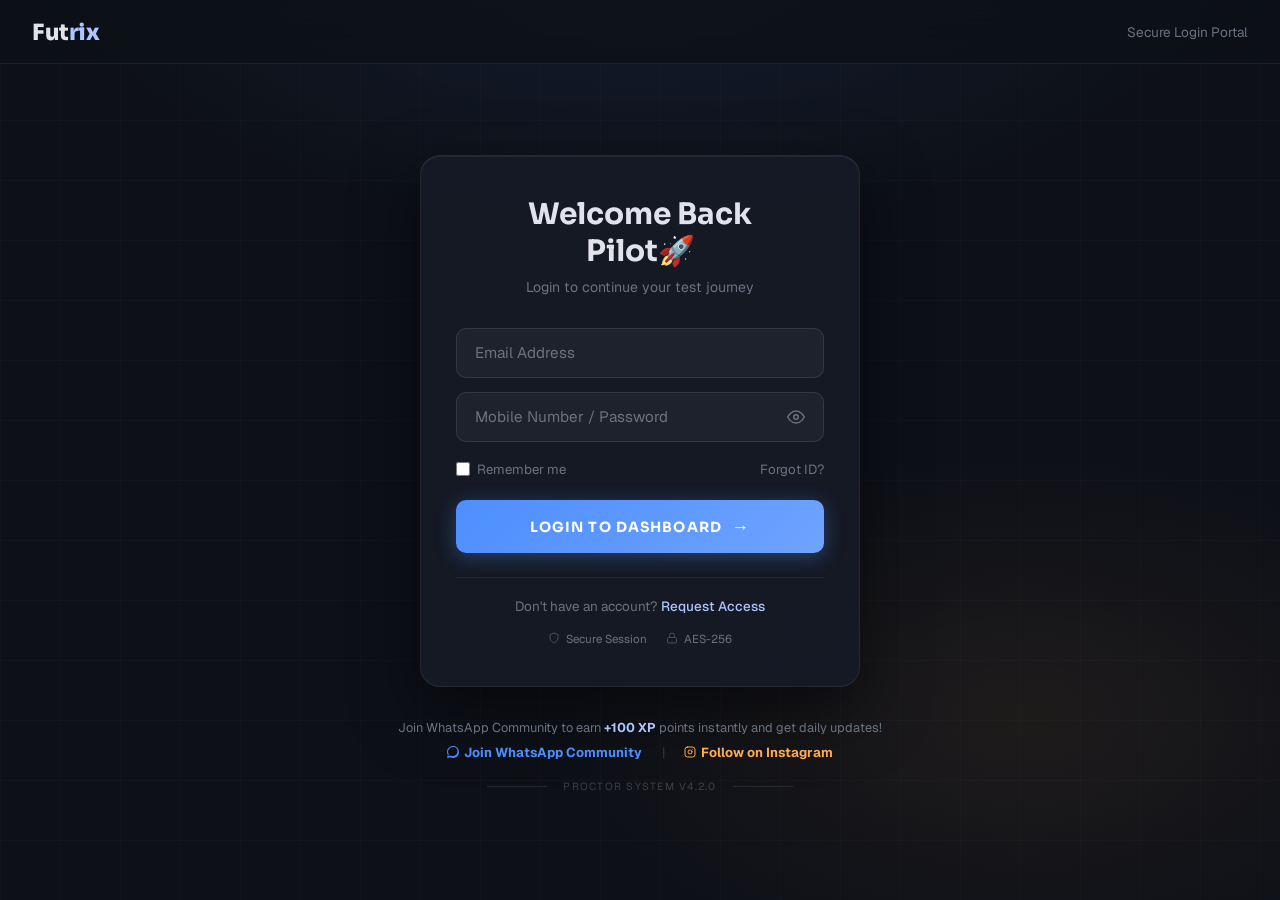
<file: instruction.html>
<!DOCTYPE html>
<html lang="en">
<head>
  <meta charset="UTF-8" />
  <meta name="viewport" content="width=device-width, initial-scale=1.0" />
  <title>System Instructions | Futrix Pilot</title>
  <link rel="icon" type="image/png" href="favicon.png" />
  <link href="https://fonts.googleapis.com/css2?family=Sora:wght@400;500;600;700;800&family=Geist:wght@300;400;500;600&display=swap" rel="stylesheet" />
  <style>
    *, *::before, *::after { box-sizing: border-box; margin: 0; padding: 0; }

    :root {
      --bg:         #10131a;
      --sidebar-bg: #0d1017;
      --surface:    #1a1f2e;
      --surface-hi: #222838;
      --border:     rgba(255,255,255,0.07);
      --primary:    #adc6ff;
      --primary-btn:#4d8eff;
      --text:       #e1e2ec;
      --text-muted: #6b7280;
      --accent:     #ffa94d;
      --teal:       #00e5d4;
      --danger:     #ff9a3c;
      --success:    #00e676;
    }

    html, body { height: 100%; font-family: 'Geist','Sora',sans-serif; background: var(--bg); color: var(--text); }

    /* ══════════════ TOP BAR ══════════════ */
    .topbar {
      position: fixed;
      top: 0; left: 0; right: 0;
      height: 56px;
      background: rgba(13,16,23,0.95);
      backdrop-filter: blur(16px);
      border-bottom: 1px solid var(--border);
      display: flex;
      align-items: center;
      justify-content: space-between;
      padding: 0 1.5rem;
      z-index: 200;
    }
    .topbar-logo {
      font-family: 'Sora', sans-serif;
      font-weight: 800;
      font-size: 1.4rem;
      letter-spacing: -0.02em;
      color: var(--text);
      text-decoration: none;
    }
    .topbar-logo span {
      color: var(--primary);
    }
    .topbar-center {
      display: flex;
      align-items: center;
      gap: 0.5rem;
      font-family: 'Sora', sans-serif;
      font-size: 1.05rem;
      font-weight: 600;
      color: var(--text);
      letter-spacing: 0.05em;
    }
    .topbar-center svg { color: var(--text-muted); }
    .topbar-right {
      display: flex;
      align-items: center;
      gap: 1rem;
    }
    .user-avatar-btn {
      width: 34px; height: 34px;
      border-radius: 50%;
      background: var(--surface-hi);
      border: 1px solid var(--border);
      display: flex; align-items: center; justify-content: center;
      cursor: pointer;
      transition: background 0.2s;
    }
    .user-avatar-btn:hover { background: #2a3045; }

    /* ══════════════ LAYOUT ══════════════ */
    .layout {
      display: flex;
      height: 100vh;
      padding-top: 56px;
    }

    /* ══════════════ SIDEBAR ══════════════ */
    .sidebar {
      width: 200px;
      flex-shrink: 0;
      background: var(--sidebar-bg);
      border-right: 1px solid var(--border);
      display: flex;
      flex-direction: column;
      padding: 1.2rem 0;
      position: fixed;
      top: 56px;
      bottom: 0;
      left: 0;
      z-index: 100;
      transition: transform 0.3s ease;
    }

    /* Profile section */
    .sidebar-profile {
      display: flex;
      align-items: center;
      gap: 0.7rem;
      padding: 0.5rem 1.2rem 1.2rem;
      border-bottom: 1px solid var(--border);
      margin-bottom: 0.6rem;
    }
    .profile-avatar {
      width: 38px; height: 38px;
      border-radius: 50%;
      background: linear-gradient(135deg, #4d8eff, #00e5d4);
      flex-shrink: 0;
      display: flex; align-items: center; justify-content: center;
      font-size: 0.9rem;
      font-weight: 700;
      color: #fff;
    }
    .profile-info { overflow: hidden; }
    .profile-name {
      font-size: 0.8rem;
      font-weight: 600;
      color: var(--text);
      white-space: nowrap;
      overflow: hidden;
      text-overflow: ellipsis;
    }
    .profile-level {
      font-size: 0.68rem;
      color: var(--text-muted);
    }

    /* Nav items */
    .nav-list {
      flex: 1;
      list-style: none;
      padding: 0 0.6rem;
    }
    .nav-item a {
      display: flex;
      align-items: center;
      gap: 0.7rem;
      padding: 0.6rem 0.8rem;
      border-radius: 8px;
      font-size: 0.85rem;
      font-weight: 500;
      color: var(--text-muted);
      text-decoration: none;
      transition: all 0.15s ease;
      margin-bottom: 0.15rem;
    }
    .nav-item a:hover {
      background: rgba(255,255,255,0.04);
      color: var(--text);
    }
    .nav-item a.active {
      background: rgba(77,142,255,0.12);
      color: var(--primary);
      border: 1px solid rgba(77,142,255,0.2);
    }
    .nav-item a svg { flex-shrink: 0; }

    /* Sidebar bottom */
    .sidebar-bottom {
      padding: 0.8rem;
      border-top: 1px solid var(--border);
    }
    .btn-upgrade {
      width: 100%;
      padding: 0.7rem;
      border-radius: 10px;
      border: none;
      background: linear-gradient(135deg, #4d8eff, #6fa3ff);
      color: #fff;
      font-family: 'Geist', sans-serif;
      font-size: 0.82rem;
      font-weight: 600;
      cursor: pointer;
      margin-bottom: 0.6rem;
      transition: all 0.2s;
      box-shadow: 0 4px 14px rgba(77,142,255,0.3);
    }
    .btn-upgrade:hover { transform: translateY(-1px); box-shadow: 0 6px 20px rgba(77,142,255,0.4); }

    .bottom-links {
      list-style: none;
      display: flex;
      flex-direction: column;
      gap: 0.1rem;
    }
    .bottom-links li a {
      display: flex;
      align-items: center;
      gap: 0.6rem;
      padding: 0.5rem 0.6rem;
      border-radius: 7px;
      font-size: 0.82rem;
      color: var(--text-muted);
      text-decoration: none;
      transition: all 0.15s;
    }
    .bottom-links li a:hover { color: var(--text); background: rgba(255,255,255,0.04); }

    /* ══════════════ MAIN CONTENT ══════════════ */
    .main-content {
      margin-left: 200px;
      flex: 1;
      padding: 1.5rem;
      overflow-y: auto;
      display: flex;
      gap: 1.2rem;
      align-items: flex-start;
    }

    /* ── LEFT: Candidate Card ── */
    .candidate-panel {
      width: 260px;
      flex-shrink: 0;
      display: flex;
      flex-direction: column;
      gap: 0.9rem;
    }

    .candidate-card {
      background: var(--surface);
      border: 1px solid var(--border);
      border-radius: 16px;
      padding: 1.3rem;
      position: relative;
    }
    .candidate-tag {
      font-size: 0.65rem;
      font-weight: 600;
      letter-spacing: 0.12em;
      color: var(--text-muted);
      text-transform: uppercase;
      margin-bottom: 0.4rem;
    }
    .candidate-name {
      font-family: 'Sora', sans-serif;
      font-size: 1.7rem;
      font-weight: 800;
      line-height: 1.1;
      color: var(--text);
      margin-bottom: 1rem;
      word-break: break-word;
    }
    .settings-btn {
      position: absolute;
      top: 1.1rem;
      right: 1.1rem;
      width: 32px; height: 32px;
      border-radius: 8px;
      background: var(--surface-hi);
      border: 1px solid var(--border);
      display: flex; align-items: center; justify-content: center;
      cursor: pointer;
      color: var(--text-muted);
      transition: background 0.2s, color 0.2s;
    }
    .settings-btn:hover { background: #2a3045; color: var(--primary); }

    .reward-row {
      display: flex;
      gap: 1.5rem;
      align-items: flex-end;
    }
    .reward-block { display: flex; flex-direction: column; }
    .reward-label {
      font-size: 0.62rem;
      font-weight: 600;
      letter-spacing: 0.1em;
      text-transform: uppercase;
      color: var(--text-muted);
      margin-bottom: 0.25rem;
    }
    .reward-value {
      font-family: 'Sora', sans-serif;
      font-size: 1.4rem;
      font-weight: 800;
      color: var(--accent);
      display: flex;
      align-items: center;
      gap: 0.3rem;
    }
    .reward-value svg { color: var(--accent); }
    .reward-unit {
      font-size: 0.75rem;
      font-weight: 600;
      color: var(--accent);
    }

    .rank-value {
      font-family: 'Sora', sans-serif;
      font-size: 1.3rem;
      font-weight: 700;
      color: var(--text);
      display: flex;
      align-items: center;
      gap: 0.3rem;
    }
    .rank-value svg { color: var(--text-muted); }

    .exam-details-card {
      background: var(--surface);
      border: 1px solid var(--border);
      border-radius: 16px;
      padding: 1.2rem;
    }
    .detail-grid {
      display: grid;
      grid-template-columns: 1fr 1fr;
      gap: 0.9rem;
      margin-bottom: 0.9rem;
    }
    .detail-item { display: flex; flex-direction: column; }
    .detail-label {
      font-size: 0.6rem;
      font-weight: 600;
      letter-spacing: 0.1em;
      text-transform: uppercase;
      color: var(--text-muted);
      margin-bottom: 0.25rem;
    }
    .detail-value {
      font-family: 'Sora', sans-serif;
      font-size: 1rem;
      font-weight: 700;
      color: var(--text);
    }

    .negative-marking {
      display: flex;
      align-items: center;
      gap: 0.45rem;
      font-size: 0.78rem;
      color: var(--danger);
      padding-top: 0.6rem;
      border-top: 1px solid var(--border);
    }

    /* ── RIGHT: Instruction Panel ── */
    .instruction-panel {
      flex: 1;
      background: var(--surface);
      border: 1px solid var(--border);
      border-radius: 16px;
      padding: 2rem;
      min-height: 480px;
      display: flex;
      flex-direction: column;
    }

    .inst-title {
      font-family: 'Sora', sans-serif;
      font-size: 1.6rem;
      font-weight: 700;
      color: var(--text);
      margin-bottom: 0.8rem;
    }
    .inst-intro {
      font-size: 0.88rem;
      color: var(--text-muted);
      line-height: 1.65;
      margin-bottom: 1.6rem;
    }
    .inst-intro strong { color: var(--text); }

    .inst-grid {
      display: grid;
      grid-template-columns: 1fr 1fr;
      gap: 1rem;
      margin-bottom: 2rem;
      flex: 1;
    }

    .inst-item {
      display: flex;
      gap: 0.85rem;
      align-items: flex-start;
    }
    .inst-icon {
      width: 38px; height: 38px;
      border-radius: 10px;
      background: var(--surface-hi);
      border: 1px solid var(--border);
      display: flex; align-items: center; justify-content: center;
      flex-shrink: 0;
      color: var(--primary);
    }
    .inst-text h4 {
      font-size: 0.88rem;
      font-weight: 600;
      color: var(--text);
      margin-bottom: 0.3rem;
    }
    .inst-text p {
      font-size: 0.78rem;
      color: var(--text-muted);
      line-height: 1.55;
    }

    .inst-scroll {
      flex: 1;
      overflow-y: auto;
      padding-right: 0.4rem;
      margin-bottom: 1rem;
      scrollbar-width: thin;
      scrollbar-color: rgba(255,255,255,0.1) transparent;
    }
    .inst-scroll::-webkit-scrollbar { width: 4px; }
    .inst-scroll::-webkit-scrollbar-track { background: transparent; }
    .inst-scroll::-webkit-scrollbar-thumb { background: rgba(255,255,255,0.12); border-radius: 4px; }

    .inst-section {
      margin-bottom: 1.4rem;
    }
    .inst-section-title {
      font-family: 'Sora', sans-serif;
      font-size: 0.88rem;
      font-weight: 700;
      color: var(--primary);
      margin-bottom: 0.55rem;
      display: flex;
      align-items: center;
      gap: 0.4rem;
    }
    .inst-section ul {
      list-style: none;
      padding: 0;
      margin: 0;
    }
    .inst-section ul li {
      font-size: 0.8rem;
      color: var(--text-muted);
      line-height: 1.6;
      padding: 0.15rem 0 0.15rem 1.1rem;
      position: relative;
    }
    .inst-section ul li::before {
      content: '▸';
      position: absolute;
      left: 0;
      color: var(--primary);
      font-size: 0.7rem;
    }
    .inst-section ul li strong { color: var(--text); }
    .inst-section ul li.danger::before { color: var(--danger); }
    .inst-section ul li.success::before { color: var(--success); }
    .inst-note {
      background: rgba(77,142,255,0.07);
      border: 1px solid rgba(77,142,255,0.18);
      border-radius: 8px;
      padding: 0.6rem 0.8rem;
      font-size: 0.78rem;
      color: var(--text-muted);
      line-height: 1.6;
      margin-top: 0.5rem;
    }
    .inst-note strong { color: var(--primary); }

    /* Confirm + Start */
    .inst-footer {
      display: flex;
      align-items: center;
      justify-content: space-between;
      gap: 1.5rem;
      padding-top: 1.2rem;
      border-top: 1px solid var(--border);
      flex-wrap: wrap;
    }

    .confirm-label {
      display: flex;
      align-items: flex-start;
      gap: 0.7rem;
      cursor: pointer;
      flex: 1;
      min-width: 200px;
    }
    .confirm-label input[type="checkbox"] {
      width: 18px; height: 18px;
      flex-shrink: 0;
      margin-top: 1px;
      accent-color: var(--primary-btn);
      cursor: pointer;
    }
    .confirm-label span {
      font-size: 0.83rem;
      color: var(--text-muted);
      line-height: 1.5;
    }

    .btn-start {
      display: flex;
      align-items: center;
      gap: 0.6rem;
      padding: 0.9rem 2rem;
      border-radius: 12px;
      border: none;
      background: rgba(255,255,255,0.06);
      border: 1px solid rgba(255,255,255,0.12);
      color: var(--text);
      font-family: 'Sora', sans-serif;
      font-size: 1rem;
      font-weight: 700;
      cursor: not-allowed;
      transition: all 0.25s;
      opacity: 0.5;
      white-space: nowrap;
    }
    .btn-start.ready {
      background: linear-gradient(135deg, #fff 0%, #e8eeff 100%);
      color: #0d1017;
      border-color: transparent;
      box-shadow: 0 4px 20px rgba(255,255,255,0.15);
      cursor: pointer;
      opacity: 1;
    }
    .btn-start.ready:hover { transform: translateY(-2px); box-shadow: 0 8px 30px rgba(255,255,255,0.2); }

    /* ══════════════ SIDEBAR TOGGLE (mobile) ══════════════ */
    .sidebar-toggle {
      display: none;
      position: fixed;
      top: 60px;
      left: 1rem;
      z-index: 300;
      background: var(--surface-hi);
      border: 1px solid var(--border);
      border-radius: 8px;
      padding: 0.4rem;
      cursor: pointer;
      color: var(--text-muted);
    }
    .sidebar-overlay {
      display: none;
      position: fixed;
      inset: 0;
      background: rgba(0,0,0,0.5);
      z-index: 99;
    }

    /* ══════════════ RESPONSIVE ══════════════ */
    @media (max-width: 900px) {
      .sidebar {
        transform: translateX(-100%);
      }
      .sidebar.open {
        transform: translateX(0);
      }
      .sidebar-toggle { display: flex; }
      .sidebar-overlay.open { display: block; }
      .main-content { margin-left: 0; padding: 1rem; }
    }

    @media (max-width: 768px) {
      .main-content {
        flex-direction: column;
      }
      .candidate-panel {
        width: 100%;
      }
      .inst-grid {
        grid-template-columns: 1fr;
      }
      .inst-footer {
        flex-direction: column;
        align-items: stretch;
      }
      .btn-start { justify-content: center; }
      .topbar-center { display: none; }
      .panels-layout {
        flex-direction: column;
        width: 100%;
      }
    }

    @media (max-width: 480px) {
      .topbar { padding: 0 1rem; }
      .main-content { padding: 0.75rem; gap: 0.75rem; }
      .instruction-panel { padding: 1.2rem; }
      .inst-title { font-size: 1.3rem; }
      .candidate-card, .exam-details-card { padding: 1rem; }
      .candidate-name { font-size: 1.4rem; }
    }
  </style>
</head>
<body>

<!-- Top Bar -->
<header class="topbar">
  <a href="#" class="topbar-logo">Fut<span>rix</span></a>
  <div class="topbar-center">
    <svg width="16" height="16" viewBox="0 0 24 24" fill="none" stroke="currentColor" stroke-width="2"><circle cx="12" cy="12" r="10"/><polyline points="12 6 12 12 16 14"/></svg>
    <span id="timerDisplay">00:00:00</span>
  </div>
  <div class="topbar-right">
    <div class="user-avatar-btn" id="topUserBtn">
      <svg width="16" height="16" viewBox="0 0 24 24" fill="none" stroke="currentColor" stroke-width="2"><path d="M20 21v-2a4 4 0 0 0-4-4H8a4 4 0 0 0-4 4v2"/><circle cx="12" cy="7" r="4"/></svg>
    </div>
  </div>
</header>

<!-- Sidebar Toggle (mobile) -->
<button class="sidebar-toggle" id="sidebarToggle" aria-label="Toggle sidebar">
  <svg width="20" height="20" viewBox="0 0 24 24" fill="none" stroke="currentColor" stroke-width="2.5"><line x1="3" y1="6" x2="21" y2="6"/><line x1="3" y1="12" x2="21" y2="12"/><line x1="3" y1="18" x2="21" y2="18"/></svg>
</button>
<div class="sidebar-overlay" id="sidebarOverlay"></div>

<div class="layout">
  <!-- Sidebar -->
  <aside class="sidebar" id="sidebar">
    <!-- Profile -->
    <div class="sidebar-profile">
      <div class="profile-avatar" id="profileInitial">FP</div>
      <div class="profile-info">
        <div class="profile-name" id="profileName">Futrix Pilot</div>
        <div class="profile-level">XP: <span id="sidebarXP">0</span></div>
      </div>
    </div>

    <!-- Nav -->
    <ul class="nav-list">
      <li class="nav-item">
        <a href="instruction.html" class="active">
          <svg width="16" height="16" viewBox="0 0 24 24" fill="none" stroke="currentColor" stroke-width="2"><rect x="3" y="3" width="7" height="7"/><rect x="14" y="3" width="7" height="7"/><rect x="14" y="14" width="7" height="7"/><rect x="3" y="14" width="7" height="7"/></svg>
          Dashboard
        </a>
      </li>
      <li class="nav-item">
        <a href="active-exams.html">
          <svg width="16" height="16" viewBox="0 0 24 24" fill="none" stroke="currentColor" stroke-width="2"><path d="M9 11l3 3L22 4"/><path d="M21 12v7a2 2 0 0 1-2 2H5a2 2 0 0 1-2-2V5a2 2 0 0 1 2-2h11"/></svg>
          Active Exams
        </a>
      </li>
      <li class="nav-item">
        <a href="#">
          <svg width="16" height="16" viewBox="0 0 24 24" fill="none" stroke="currentColor" stroke-width="2"><polyline points="22 12 18 12 15 21 9 3 6 12 2 12"/></svg>
          Performance
        </a>
      </li>
      <li class="nav-item">
        <a href="#">
          <svg width="16" height="16" viewBox="0 0 24 24" fill="none" stroke="currentColor" stroke-width="2"><line x1="18" y1="20" x2="18" y2="10"/><line x1="12" y1="20" x2="12" y2="4"/><line x1="6" y1="20" x2="6" y2="14"/></svg>
          Leaderboard
        </a>
      </li>
      <li class="nav-item">
        <a href="#">
          <svg width="16" height="16" viewBox="0 0 24 24" fill="none" stroke="currentColor" stroke-width="2"><circle cx="12" cy="12" r="3"/><path d="M19.07 4.93a10 10 0 0 1 0 14.14M4.93 4.93a10 10 0 0 0 0 14.14"/></svg>
          Settings
        </a>
      </li>
    </ul>

    <!-- Bottom -->
    <div class="sidebar-bottom">
      <button class="btn-upgrade">Upgrade to Pro</button>
      <ul class="bottom-links">
        <li><a href="#">
          <svg width="15" height="15" viewBox="0 0 24 24" fill="none" stroke="currentColor" stroke-width="2"><circle cx="12" cy="12" r="10"/><path d="M9.09 9a3 3 0 0 1 5.83 1c0 2-3 3-3 3"/><line x1="12" y1="17" x2="12.01" y2="17"/></svg>
          Help
        </a></li>
        <li><a href="login.html" id="logoutBtn">
          <svg width="15" height="15" viewBox="0 0 24 24" fill="none" stroke="currentColor" stroke-width="2"><path d="M9 21H5a2 2 0 0 1-2-2V5a2 2 0 0 1 2-2h4"/><polyline points="16 17 21 12 16 7"/><line x1="21" y1="12" x2="9" y2="12"/></svg>
          Logout
        </a></li>
      </ul>
    </div>
  </aside>

  <!-- Main Content -->
  <div class="main-content" style="flex-direction: column; gap: 1.5rem; align-items: stretch;">

    <div class="panels-layout" style="display: flex; gap: 1.2rem; align-items: flex-start; width: 100%;">
      <!-- Candidate Panel -->
      <div class="candidate-panel">
        <!-- Candidate Info Card -->
        <div class="candidate-card">
          <div class="candidate-tag">Candidate</div>
          <div class="candidate-name" id="candidateName">Loading...</div>
          <button class="settings-btn" aria-label="Settings">
            <svg width="15" height="15" viewBox="0 0 24 24" fill="none" stroke="currentColor" stroke-width="2"><circle cx="12" cy="12" r="3"/><path d="M19.07 4.93a10 10 0 0 1 0 14.14M4.93 4.93a10 10 0 0 0 0 14.14"/></svg>
          </button>
          <div class="reward-row">
            <div class="reward-block">
              <span class="reward-label">Total XP Points</span>
              <div class="reward-value">
                <svg width="16" height="16" viewBox="0 0 24 24" fill="currentColor"><circle cx="12" cy="12" r="10"/></svg>
                <span id="displayXP">100</span> <span class="reward-unit">XP</span>
              </div>
            </div>
            <div class="reward-block">
              <span class="reward-label">Rank</span>
              <div class="rank-value">
                <svg width="14" height="14" viewBox="0 0 24 24" fill="none" stroke="currentColor" stroke-width="2.5"><polygon points="12 2 15.09 8.26 22 9.27 17 14.14 18.18 21.02 12 17.77 5.82 21.02 7 14.14 2 9.27 8.91 8.26 12 2"/></svg>
                <span id="displayRank">B</span>
              </div>
            </div>
          </div>
          <!-- Referral XP Row -->
          <div class="reward-row" style="margin-top: 0.8rem; border-top: 1px dashed rgba(255,255,255,0.08); padding-top: 0.8rem;">
            <div class="reward-block">
              <span class="reward-label">Referral XP</span>
              <div class="reward-value" style="color: var(--teal);">
                <svg width="16" height="16" viewBox="0 0 24 24" fill="currentColor" style="color: var(--teal);"><circle cx="12" cy="12" r="10"/></svg>
                <span id="displayReferralXP">0</span> <span class="reward-unit" style="color: var(--teal);">XP</span>
              </div>
            </div>
          </div>
        </div>

        <!-- Exam Details Card -->
        <div class="exam-details-card">
          <div class="detail-grid">
            <div class="detail-item">
              <span class="detail-label">Series</span>
              <span class="detail-value">#FX-8892</span>
            </div>
            <div class="detail-item">
              <span class="detail-label">Questions</span>
              <span class="detail-value">50 items</span>
            </div>
            <div class="detail-item">
              <span class="detail-label">Max Marks</span>
              <span class="detail-value">200 pts</span>
            </div>
            <div class="detail-item">
              <span class="detail-label">Duration</span>
              <span class="detail-value">60 mins</span>
            </div>
          </div>
          <div class="negative-marking">
            <svg width="14" height="14" viewBox="0 0 24 24" fill="none" stroke="currentColor" stroke-width="2.5"><path d="M10.29 3.86L1.82 18a2 2 0 0 0 1.71 3h16.94a2 2 0 0 0 1.71-3L13.71 3.86a2 2 0 0 0-3.42 0z"/><line x1="12" y1="9" x2="12" y2="13"/><line x1="12" y1="17" x2="12.01" y2="17"/></svg>
            Negative Marking: -0.25/wrong
          </div>
        </div>
      </div>

      <!-- Instruction Panel -->
      <div class="instruction-panel">
        <h2 class="inst-title">System Instructions</h2>
        <p class="inst-intro">
          Welcome to the <strong>Futrix Pilot Evaluation System 🚀</strong>
          This test evaluates your analytical thinking, consistency, discipline, and competitive performance under real exam conditions.
        </p>

        <!-- Scrollable content -->
        <div class="inst-scroll">

          <!-- XP Reward -->
          <div class="inst-section">
            <div class="inst-section-title">🎯 XP Reward System</div>
            <ul>
              <li class="success">Every <strong>correct answer</strong> awards <strong>+1 XP Point</strong></li>
              <li class="danger">Every <strong>incorrect answer</strong> deducts <strong>−0.25 XP Point</strong></li>
              <li>Unattempted questions will <strong>not affect</strong> your XP</li>
              <li>XP points help increase your <strong>Futrix Rank</strong> and unlock future rewards</li>
            </ul>
          </div>

          <!-- Toggle Read More Button -->
          <div id="readMoreBtnWrap" style="text-align: center; margin: 0.5rem 0 1.2rem;">
            <button type="button" id="readMoreBtn" style="
              background: rgba(77, 142, 255, 0.08);
              border: 1px dashed var(--primary-btn);
              color: var(--primary);
              padding: 0.5rem 1.1rem;
              border-radius: 8px;
              cursor: pointer;
              font-family: 'Sora', sans-serif;
              font-size: 0.8rem;
              font-weight: 600;
              transition: all 0.2s ease;
              display: inline-flex;
              align-items: center;
              gap: 0.4rem;
            " onmouseover="this.style.background='rgba(77, 142, 255, 0.15)'" onmouseout="this.style.background='rgba(77, 142, 255, 0.08)'">
              <span>📖</span> Read More Instructions
            </button>
          </div>

          <!-- Collapsible Instructions Panel -->
          <div id="collapsibleInstructions" style="display: none;">
            <!-- Future XP -->
            <div class="inst-section">
              <div class="inst-section-title">💎 Future XP Benefits</div>
              <ul>
                <li>Cash reward conversions</li>
                <li>Discount coupons &amp; Exclusive offers</li>
                <li>Premium feature unlocks</li>
                <li>Scholarship opportunities &amp; Sponsored learning programs</li>
                <li>Community leaderboard rewards</li>
              </ul>
              <div class="inst-note">The more <strong>consistently you perform</strong>, the greater your future benefits.</div>
            </div>

            <!-- Sponsorship -->
            <div class="inst-section">
              <div class="inst-section-title">🏆 Sponsorship &amp; Rank Opportunities</div>
              <ul>
                <li>Sponsorship opportunities &amp; Premium mentorship access</li>
                <li>Featured leaderboard positions</li>
                <li>Early access to Futrix programs</li>
                <li>Community recognition badges</li>
              </ul>
            </div>

            <!-- Daily XP -->
            <div class="inst-section">
              <div class="inst-section-title">🔥 Daily XP Opportunities</div>
              <ul>
                <li>Daily mock tests &amp; Quiz battles</li>
                <li>Streak rewards &amp; Special challenges</li>
                <li>Referral missions &amp; Leaderboard events</li>
              </ul>
              <div class="inst-note"><strong>Consistency</strong> matters more than one-time performance.</div>
            </div>

            <!-- Referral -->
            <div class="inst-section">
              <div class="inst-section-title">👥 Referral Reward Program</div>
              <ul>
                <li class="success">Every successful referral gives <strong>+100 XP Points</strong></li>
                <li>Referral bonuses may increase during special campaigns</li>
                <li class="danger">Abuse or fake referrals will result in <strong>XP removal</strong></li>
              </ul>
            </div>

            <!-- Anti-Cheating -->
            <div class="inst-section">
              <div class="inst-section-title">⚠️ Anti-Cheating &amp; Fair Play Policy</div>
              <ul>
                <li class="danger">Tab switching repeatedly</li>
                <li class="danger">Using external help / tools</li>
                <li class="danger">Multiple device access</li>
                <li class="danger">Copy-pasting answers or suspicious behavior</li>
              </ul>
              <div class="inst-note" style="border-color:rgba(255,154,60,0.3);background:rgba(255,154,60,0.06)">
                If detected: XP → 0 · Result invalidated · Account warning · Possible suspension
              </div>
            </div>
          </div>

          <!-- Toggle Hide Button (shown only when expanded) -->
          <div id="hideInstBtnWrap" style="display: none; text-align: center; margin: 0.5rem 0 1.2rem;">
            <button type="button" id="hideInstBtn" style="
              background: rgba(77, 142, 255, 0.08);
              border: 1px dashed var(--primary-btn);
              color: var(--primary);
              padding: 0.5rem 1.1rem;
              border-radius: 8px;
              cursor: pointer;
              font-family: 'Sora', sans-serif;
              font-size: 0.8rem;
              font-weight: 600;
              transition: all 0.2s ease;
              display: inline-flex;
              align-items: center;
              gap: 0.4rem;
            " onmouseover="this.style.background='rgba(77, 142, 255, 0.15)'" onmouseout="this.style.background='rgba(77, 142, 255, 0.08)'">
              <span>📖</span> Hide Instructions
            </button>
          </div>

          <!-- Guidelines -->
          <div class="inst-section">
            <div class="inst-section-title">📌 Important Guidelines</div>
            <ul>
              <li>Ensure stable internet connectivity</li>
              <li>Do not refresh the page during exam</li>
              <li>Read every question carefully &amp; manage time wisely</li>
              <li>Submit before the timer ends — once submitted, answers <strong>cannot be changed</strong></li>
            </ul>
            <div class="inst-note" style="border-color: rgba(77,142,255,0.25); background: rgba(77,142,255,0.06); margin-top: 0.8rem; line-height: 1.6;">
              ⚠️ <strong>Attempt Limit &amp; Validity Policy:</strong> You can only attempt a test series once, so please prepare with a fully focused mindset before starting. Each test series is available for free for a validity of 24 hours, after which the test series will change. For updates on older test series, please stay tuned to our WhatsApp Community and Instagram.
            </div>
          </div>

          <!-- Final note -->
          <div class="inst-note" style="text-align:center;font-size:0.82rem">
            <strong>Compete fairly · Earn XP · Climb ranks · Unlock opportunities</strong><br>
            <span style="color:var(--primary)">Good luck, Pilot ⚡</span>
          </div>

        </div><!-- end scroll -->

        <!-- Footer -->
        <div class="inst-footer">
          <label class="confirm-label" id="confirmLabel">
            <input type="checkbox" id="confirmCheck" />
            <span>I have read and agree to all Futrix rules, XP policies, and fair-play guidelines.</span>
          </label>
          <button class="btn-start" id="startTestBtn" disabled>
            Start Test
            <span>🚀</span>
          </button>
        </div>
      </div>
    </div>

    <!-- WhatsApp Community Footer -->
    <footer style="padding: 1.2rem 2rem; border: 1px solid var(--border); background: var(--sidebar-bg); border-radius: 16px; text-align: center; display: flex; flex-direction: column; align-items: center; gap: 0.8rem; font-size: 0.85rem; color: var(--text-muted); margin-top: 0.5rem;">
      <div>Join Futrix WhatsApp Community to earn <strong style="color: var(--teal);">+100 XP</strong> points instantly and get daily updates!</div>
      <div style="display: flex; align-items: center; justify-content: center; gap: 1.5rem; flex-wrap: wrap;">
        <a href="https://chat.whatsapp.com/EuQwlgresyD4fYxrxXJAjc" target="_blank" style="color: var(--primary-btn); text-decoration: none; font-weight: 700; display: inline-flex; align-items: center; gap: 0.4rem; transition: color 0.2s;" onmouseover="this.style.color='var(--primary)'" onmouseout="this.style.color='var(--primary-btn)'">
          <svg width="14" height="14" viewBox="0 0 24 24" fill="currentColor">
            <path d="M.057 24l1.687-6.163c-1.041-1.804-1.588-3.849-1.587-5.946C.06 5.348 5.397.01 12.008.01c3.202.001 6.212 1.246 8.477 3.517 2.266 2.27 3.507 5.28 3.505 8.484-.004 6.657-5.34 11.997-11.953 11.997-2.005-.001-3.973-.502-5.724-1.455L0 24zm6.59-4.846c1.6.95 3.188 1.449 4.625 1.45 5.426-.003 9.885-4.464 9.888-9.89.002-2.628-1.02-5.1-2.871-6.955C16.386 1.904 13.9 1.9 12.01 1.9c-5.433 0-9.892 4.457-9.896 9.886-.002 1.765.467 3.491 1.357 5.025l-.989 3.607 3.693-.968z" />
          </svg>
          Join WhatsApp Community
        </a>
        <span style="color: var(--text-muted); opacity: 0.4;">|</span>
        <a href="https://www.instagram.com/futrix_official/" target="_blank" style="color: var(--accent); text-decoration: none; font-weight: 700; display: inline-flex; align-items: center; gap: 0.4rem; transition: color 0.2s;" onmouseover="this.style.color='var(--primary)'" onmouseout="this.style.color='var(--accent)'">
          <svg width="14" height="14" viewBox="0 0 24 24" fill="none" stroke="currentColor" stroke-width="2" stroke-linecap="round" stroke-linejoin="round">
            <rect x="2" y="2" width="20" height="20" rx="5" ry="5"></rect>
            <path d="M16 11.37A4 4 0 1 1 12.63 8 4 4 0 0 1 16 11.37z"></path>
            <line x1="17.5" y1="6.5" x2="17.51" y2="6.5"></line>
          </svg>
          Follow on Instagram
        </a>
      </div>
    </footer>

  </div>

  </div>
</div>

<script>
  /* ── Auth Guard: redirect to login if not logged in ── */
  const userRaw = sessionStorage.getItem('futrix_user');
  if (!userRaw) {
    window.location.href = 'login.html';
  }

  const user = JSON.parse(userRaw || '{}');
  const name = user.name || 'Pilot';

  /* ── Populate user info ── */
  const firstName = name.split(' ')[0];
  const lastName  = name.split(' ').slice(1).join(' ');

  // Candidate name — split to two lines like screenshot
  const candidateEl = document.getElementById('candidateName');
  if (lastName) {
    candidateEl.innerHTML = `${firstName}<br>${lastName}`;
  } else {
    candidateEl.textContent = firstName;
  }

  // Sidebar profile
  document.getElementById('profileName').textContent = name;
  document.getElementById('profileInitial').textContent = name.charAt(0).toUpperCase();

  /* ── XP and Rank (from sessionStorage) ── */
  const xp = parseFloat(user.xp || 100);

  // Rank grade based on XP
  function getGrade(xp) {
    if (xp >= 500) return 'S+';
    if (xp >= 300) return 'S';
    if (xp >= 200) return 'A+';
    if (xp >= 150) return 'A';
    if (xp >= 120) return 'B+';
    if (xp >= 100) return 'B';
    return 'C';
  }

  const grade = getGrade(xp);

  // Update all XP display elements
  const referralXp = parseFloat(user.referralXp || 0);
  document.getElementById('sidebarXP').textContent = xp.toFixed(2);
  document.getElementById('displayXP').textContent  = xp.toFixed(2);
  document.getElementById('displayRank').textContent = grade;
  document.getElementById('displayReferralXP').textContent = referralXp.toFixed(2);



  /* ── Timer (counts up from 00:00:00) ── */
  let seconds = 0;
  function formatTime(s) {
    const h = String(Math.floor(s / 3600)).padStart(2,'0');
    const m = String(Math.floor((s % 3600) / 60)).padStart(2,'0');
    const sec = String(s % 60).padStart(2,'0');
    return `${h}:${m}:${sec}`;
  }
  setInterval(() => {
    seconds++;
    document.getElementById('timerDisplay').textContent = formatTime(seconds);
  }, 1000);

  /* ── Checkbox enables Start Test ── */
  document.getElementById('confirmCheck').addEventListener('change', function() {
    const btn = document.getElementById('startTestBtn');
    if (this.checked) {
      btn.classList.add('ready');
      btn.disabled = false;
    } else {
      btn.classList.remove('ready');
      btn.disabled = true;
    }
  });

  const APPS_SCRIPT_URL = 'https://script.google.com/macros/s/AKfycbysnDWGpDmNvSYvnl9o_SezWAijjXYcV2Vp-47MxmYY3z8pXTLGP82DO3xg1wQ9iQs1/exec';

  /* ── Fetch Exam Config from Apps Script ── */
  function jsonpOnce(url, cb) {
    const name = 'ftxcfg_' + Date.now();
    const t = setTimeout(() => { cleanup(); cb(null); }, 8000);
    window[name] = (d) => { cleanup(); cb(d); };
    function cleanup() { clearTimeout(t); delete window[name]; const el = document.getElementById('_cfgjsonp'); if(el) el.remove(); }
    const s = document.createElement('script');
    s.id = '_cfgjsonp';
    s.src = url + '&callback=' + name;
    s.onerror = () => { cleanup(); cb(null); };
    document.head.appendChild(s);
  }

  function applyConfig(cfg) {
    if (!cfg || !cfg.success) return;
    // Update exam details card
    const seriesEl    = document.querySelector('.detail-value:nth-of-type(1)');
    document.querySelectorAll('.detail-value').forEach((el, i) => {
      if (i === 0) el.textContent = cfg.seriesId   || '#FX-0001';
      if (i === 1) el.textContent = (cfg.questions || 20) + ' items';
      if (i === 2) el.textContent = (cfg.maxMarks  || cfg.questions || 20) + ' pts';
      if (i === 3) el.textContent = (cfg.duration  || 30) + ' mins';
    });
    // Save to sessionStorage for exam.html
    sessionStorage.setItem('futrix_exam_config', JSON.stringify(cfg));
  }

  // Check if a specific test was selected from active-exams.html
  const selectedTestRaw = sessionStorage.getItem('futrix_selected_test');
  if (selectedTestRaw) {
    try {
      const selectedTest = JSON.parse(selectedTestRaw);
      
      // Update Title in UI
      const instTitleEl = document.querySelector('.inst-title');
      if (instTitleEl) {
        instTitleEl.textContent = selectedTest.title + ' Instructions';
      }
      
      applyConfig({
        success: true,
        seriesId: selectedTest.seriesId,
        questions: selectedTest.questions,
        duration: selectedTest.duration,
        maxMarks: selectedTest.maxMarks || selectedTest.questions
      });
    } catch (err) {
      console.error('Error loading selected test config:', err);
    }
  } else {
    // Try fetch config (legacy behavior for default exam)
    jsonpOnce(APPS_SCRIPT_URL + '?action=getConfig', (data) => {
      if (data) {
        applyConfig(data);
      } else {
        // Fallback: try plain fetch
        fetch(APPS_SCRIPT_URL + '?action=getConfig', { redirect: 'follow' })
          .then(r => r.text())
          .then(t => {
            const clean = t.trim().replace(/^[a-zA-Z_$][a-zA-Z0-9_$.]*\s*\(/, '').replace(/\)\s*;?\s*$/, '');
            applyConfig(JSON.parse(clean));
          }).catch(() => {});
      }
    });
  }

  // Clear selected test if they click Dashboard
  const dashLinks = document.querySelectorAll('a[href="instruction.html"]');
  dashLinks.forEach(link => {
    link.addEventListener('click', () => {
      sessionStorage.removeItem('futrix_selected_test');
    });
  });

  /* ── Start Test → Check duplicate then go to Exam ── */
  document.getElementById('startTestBtn').addEventListener('click', async () => {
    const btn = document.getElementById('startTestBtn');
    btn.disabled = true;
    btn.innerHTML = '<span style="opacity:0.7">Checking...</span>';

    const cfg       = JSON.parse(sessionStorage.getItem('futrix_exam_config') || '{}');
    const seriesId  = cfg.seriesId || '#FX-0001';
    const userEmail = (user.email || '').toLowerCase().trim();

    let alreadyDone = false;

    // Check with Google Sheets first (online source of truth)
    try {
      const cbName = 'ftxchk_' + Date.now();
      let result = await new Promise((res, rej) => {
        const t = setTimeout(() => { cleanup(); res(null); }, 6000);
        window[cbName] = (d) => { cleanup(); res(d); };
        function cleanup() { clearTimeout(t); delete window[cbName]; const el=document.getElementById('_chkjsonp'); if(el) el.remove(); }
        const s = document.createElement('script');
        s.id = '_chkjsonp';
        s.src = APPS_SCRIPT_URL + '?action=checkAttempt' +
                '&email=' + encodeURIComponent(userEmail) +
                '&candidateEmail=' + encodeURIComponent(userEmail) +
                '&emailAddress=' + encodeURIComponent(userEmail) +
                '&seriesId=' + encodeURIComponent(seriesId) +
                '&series=' + encodeURIComponent(seriesId) +
                '&callback=' + cbName;
        s.onerror = () => { cleanup(); res(null); };
        document.head.appendChild(s);
      });

      if (!result) {
        // Fallback: try plain fetch
        try {
          const url = APPS_SCRIPT_URL + '?action=checkAttempt' +
                      '&email=' + encodeURIComponent(userEmail) +
                      '&candidateEmail=' + encodeURIComponent(userEmail) +
                      '&emailAddress=' + encodeURIComponent(userEmail) +
                      '&seriesId=' + encodeURIComponent(seriesId) +
                      '&series=' + encodeURIComponent(seriesId);
          const res = await fetch(url, { redirect: 'follow' });
          const txt = await res.text();
          const clean = txt.trim().replace(/^[a-zA-Z_$][a-zA-Z0-9_$.]*\s*\(/, '').replace(/\)\s*;?\s*$/, '');
          result = JSON.parse(clean);
        } catch (fetchErr) {
          console.error('Fetch checkAttempt fallback also failed:', fetchErr);
        }
      }

      if (result) {
        if (result.attempted) {
          alreadyDone = true;
          localStorage.setItem('attempted_' + userEmail + '_' + seriesId, 'true');
        } else {
          alreadyDone = false;
          localStorage.removeItem('attempted_' + userEmail + '_' + seriesId);
        }
      } else {
        // Fallback to local storage block if network request times out/fails
        if (localStorage.getItem('attempted_' + userEmail + '_' + seriesId) === 'true') {
          alreadyDone = true;
        }
      }
    } catch(_) {
      // Fallback to local storage block on error
      if (localStorage.getItem('attempted_' + userEmail + '_' + seriesId) === 'true') {
        alreadyDone = true;
      }
    }

    if (alreadyDone) {
      // Show already-attempted message
      const panel = document.querySelector('.instruction-panel');
      panel.innerHTML = `
        <div style="display:flex; flex-direction:column; align-items:center; justify-content:center; min-height:100%; gap:1.5rem; text-align:center; padding:2.5rem 2rem; background: rgba(26, 31, 46, 0.4); border-radius: 16px; border: 1px solid rgba(255, 255, 255, 0.05); margin-bottom: 1rem;">
          <div style="font-size:3.5rem; animation: pulse 2s infinite;">✅</div>
          <h2 style="font-family:'Sora',sans-serif; font-size:1.5rem; font-weight:700; color:var(--text); margin-bottom:-0.5rem; background: linear-gradient(135deg, #e1e2ec 0%, var(--primary) 100%); -webkit-background-clip: text; -webkit-text-fill-color: transparent;">Already Completed!</h2>
          
          <p style="font-size:0.95rem; color:var(--text); line-height:1.7; max-width:480px; font-weight: 500;">
            You have already completed the <strong style="color:var(--primary); font-weight: 700;">${seriesId}</strong> Test Series.
          </p>
          
          <p style="font-size:0.88rem; color:var(--text-muted); line-height:1.6; max-width:440px; margin-top:-0.5rem;">
            Please wait for the next upcoming test series. Thank you, Pilot! 🚀
          </p>

          <div style="display:flex; flex-direction:column; gap:0.95rem; width:100%; max-width:480px; text-align:left; margin-top:0.5rem;">
            <div style="background:rgba(0, 230, 118, 0.06); border:1px solid rgba(0, 230, 118, 0.25); border-radius:12px; padding:0.95rem 1.2rem; font-size:0.85rem; color:var(--text); line-height:1.5; display:flex; gap:0.8rem; align-items:flex-start;">
              <span style="font-size:1.2rem; line-height:1;">🏆</span>
              <div>Your XP Points are safely secured — get ready to earn even more XP in the next series and climb the Futrix leaderboard.</div>
            </div>
            
            <div style="background:rgba(77, 142, 255, 0.06); border:1px solid rgba(77, 142, 255, 0.25); border-radius:12px; padding:0.95rem 1.2rem; font-size:0.85rem; color:var(--text); line-height:1.5; display:flex; gap:0.8rem; align-items:flex-start;">
              <span style="font-size:1.2rem; line-height:1;">👥</span>
              <div>Refer your friends and earn <strong style="color: var(--primary);">+100 XP Points</strong> for every successful referral.</div>
            </div>

            <div style="background:rgba(0, 229, 212, 0.06); border:1px solid rgba(0, 229, 212, 0.25); border-radius:12px; padding:0.95rem 1.2rem; font-size:0.85rem; color:var(--text); line-height:1.5; display:flex; gap:0.8rem; align-items:flex-start;">
              <span style="font-size:1.2rem; line-height:1;">📢</span>
              <div>Join and invite others to the <a href="https://chat.whatsapp.com/EuQwlgresyD4fYxrxXJAjc" target="_blank" style="color:var(--teal); text-decoration:none; font-weight:700;">Futrix WhatsApp Community</a> to earn an additional <strong style="color: var(--teal);">+100 XP Points</strong> and stay updated with upcoming test series, rewards, and sponsorship opportunities.</div>
            </div>
          </div>

          <button onclick="window.location.href='instruction.html'" style="
            margin-top:0.8rem; padding:0.8rem 2.2rem; border-radius:12px; border:1px solid rgba(255,255,255,0.08);
            background:#222838; color:#e1e2ec; font-family:'Sora',sans-serif; font-size:0.9rem; font-weight:600; cursor:pointer;
            box-shadow: 0 4px 14px rgba(0,0,0,0.25); transition: background 0.2s, transform 0.2s;"
            onmouseover="this.style.background='#2b3247'; this.style.transform='translateY(-1px)';"
            onmouseout="this.style.background='#222838'; this.style.transform='translateY(0)';"
            onmousedown="this.style.transform='translateY(0)';">
            ← Return to Dashboard
          </button>
        </div>`;
      return;
    }

    window.location.href = 'exam.html';
  });


  /* ── Logout ── */
  document.getElementById('logoutBtn').addEventListener('click', (e) => {
    e.preventDefault();
    sessionStorage.removeItem('futrix_user');
    window.location.href = 'login.html';
  });

  /* ── Sidebar toggle (mobile) ── */
  const sidebar  = document.getElementById('sidebar');
  const overlay  = document.getElementById('sidebarOverlay');
  const toggleBtn = document.getElementById('sidebarToggle');

  toggleBtn.addEventListener('click', () => {
    sidebar.classList.toggle('open');
    overlay.classList.toggle('open');
  });
  overlay.addEventListener('click', () => {
    sidebar.classList.remove('open');
    overlay.classList.remove('open');
  });

  /* ── Toggle Collapsible Instructions ── */
  const readMoreBtnWrap = document.getElementById('readMoreBtnWrap');
  const hideInstBtnWrap = document.getElementById('hideInstBtnWrap');
  const readMoreBtn = document.getElementById('readMoreBtn');
  const hideInstBtn = document.getElementById('hideInstBtn');
  const collapsibleInst = document.getElementById('collapsibleInstructions');

  if (readMoreBtn && hideInstBtn && collapsibleInst) {
    readMoreBtn.addEventListener('click', () => {
      collapsibleInst.style.display = 'block';
      readMoreBtnWrap.style.display = 'none';
      hideInstBtnWrap.style.display = 'block';
    });

    hideInstBtn.addEventListener('click', () => {
      collapsibleInst.style.display = 'none';
      readMoreBtnWrap.style.display = 'block';
      hideInstBtnWrap.style.display = 'none';
    });
  }
</script>
</body>
</html>
</file>
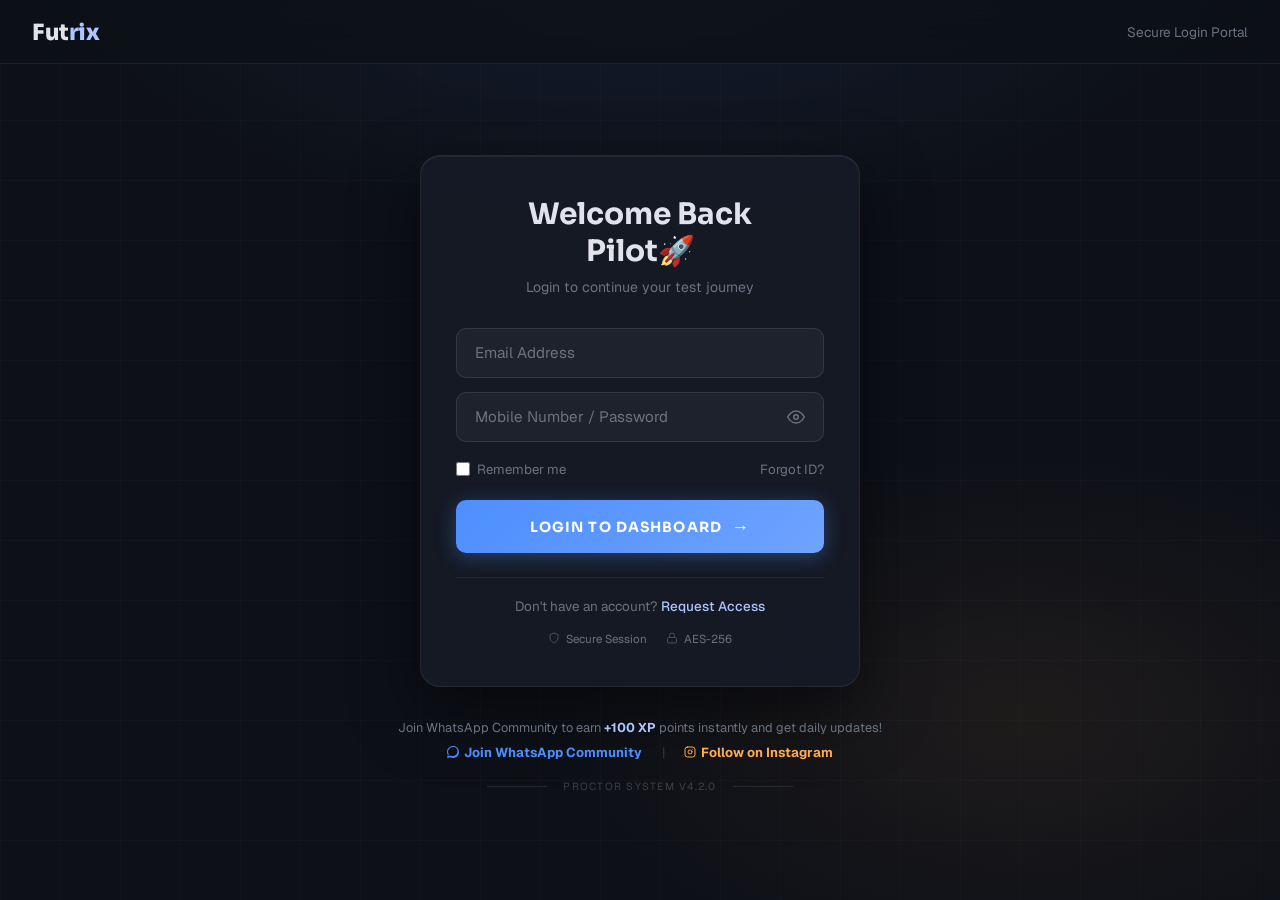
<file: login.html>
<!DOCTYPE html>
<html lang="en">

<head>
  <meta charset="UTF-8" />
  <meta name="viewport" content="width=device-width, initial-scale=1.0" />
  <title>Login | Futrix Pilot</title>
  <link rel="icon" type="image/png" href="favicon.png" />
  <meta name="description" content="Login to Futrix and continue your exam journey." />
  <link
    href="https://fonts.googleapis.com/css2?family=Sora:wght@400;500;600;700;800&family=Geist:wght@300;400;500;600&display=swap"
    rel="stylesheet" />
  <style>
    *,
    *::before,
    *::after {
      box-sizing: border-box;
      margin: 0;
      padding: 0;
    }

    :root {
      --bg: #0d1017;
      --surface: #161b27;
      --surface-hi: #1e2433;
      --border: rgba(255, 255, 255, 0.08);
      --primary: #adc6ff;
      --primary-btn: #4d8eff;
      --text: #e1e2ec;
      --text-muted: #6b7280;
      --danger: #ff5252;
      --success: #00e676;
      --accent: #ffa94d;
    }

    html,
    body {
      min-height: 100vh;
      font-family: 'Geist', 'Sora', sans-serif;
      background: var(--bg);
      color: var(--text);
    }

    /* ── BACKGROUND ── */
    body {
      background:
        radial-gradient(ellipse 80% 60% at 50% -10%, rgba(77, 142, 255, 0.12) 0%, transparent 60%),
        radial-gradient(ellipse 60% 50% at 80% 80%, rgba(255, 169, 77, 0.07) 0%, transparent 60%),
        #0d1017;
      display: flex;
      flex-direction: column;
      align-items: center;
      justify-content: center;
      padding: 80px 1rem 2rem;
      min-height: 100vh;
      position: relative;
      overflow: hidden;
    }

    /* Subtle grid */
    body::before {
      content: '';
      position: fixed;
      inset: 0;
      background-image:
        linear-gradient(rgba(255, 255, 255, 0.02) 1px, transparent 1px),
        linear-gradient(90deg, rgba(255, 255, 255, 0.02) 1px, transparent 1px);
      background-size: 60px 60px;
      pointer-events: none;
    }

    /* ── HEADER ── */
    header {
      position: fixed;
      top: 0;
      left: 0;
      right: 0;
      z-index: 100;
      height: 64px;
      display: flex;
      align-items: center;
      justify-content: space-between;
      padding: 0 2rem;
      background: rgba(13, 16, 23, 0.75);
      backdrop-filter: blur(20px);
      border-bottom: 1px solid var(--border);
    }

    .logo {
      font-family: 'Sora', sans-serif;
      font-weight: 800;
      font-size: 1.4rem;
      letter-spacing: -0.02em;
      color: var(--text);
      text-decoration: none;
    }

    .logo span {
      color: var(--primary);
    }

    .header-right {
      display: flex;
      align-items: center;
      gap: 1rem;
    }

    .header-tagline {
      font-size: 0.85rem;
      color: var(--text-muted);
      display: none;
    }

    @media(min-width: 640px) {
      .header-tagline {
        display: block;
      }
    }

    /* ── CARD ── */
    .login-card {
      position: relative;
      z-index: 1;
      width: 100%;
      max-width: 440px;
      background: rgba(22, 27, 39, 0.92);
      backdrop-filter: blur(24px);
      border: 1px solid rgba(255, 255, 255, 0.07);
      border-radius: 20px;
      padding: 2.5rem 2.2rem;
      box-shadow: 0 24px 64px rgba(0, 0, 0, 0.5), inset 0 1px 0 rgba(255, 255, 255, 0.06);
      animation: slideUp 0.55s cubic-bezier(0.16, 1, 0.3, 1) 0.1s both;
    }

    @keyframes slideUp {
      from {
        opacity: 0;
        transform: translateY(28px);
      }

      to {
        opacity: 1;
        transform: translateY(0);
      }
    }

    .card-title {
      font-family: 'Sora', sans-serif;
      font-size: 1.85rem;
      font-weight: 700;
      text-align: center;
      line-height: 1.25;
      margin-bottom: 0.5rem;
      color: var(--text);
    }

    .card-sub {
      text-align: center;
      font-size: 0.88rem;
      color: var(--text-muted);
      margin-bottom: 2rem;
    }

    /* ── INPUTS ── */
    .input-group {
      display: flex;
      flex-direction: column;
      gap: 0.9rem;
      margin-bottom: 1.2rem;
    }

    .input-wrap {
      position: relative;
    }

    .input-wrap input {
      width: 100%;
      background: rgba(255, 255, 255, 0.04);
      border: 1px solid rgba(255, 255, 255, 0.1);
      border-radius: 10px;
      color: var(--text);
      font-family: 'Geist', sans-serif;
      font-size: 0.95rem;
      padding: 0.9rem 2.8rem 0.9rem 1.1rem;
      outline: none;
      transition: border-color 0.2s, box-shadow 0.2s;
      caret-color: var(--primary-btn);
    }

    .input-wrap input::placeholder {
      color: var(--text-muted);
    }

    .input-wrap input:focus {
      border-color: rgba(77, 142, 255, 0.5);
      box-shadow: 0 0 0 3px rgba(77, 142, 255, 0.12);
    }

    .input-wrap input.error {
      border-color: rgba(255, 82, 82, 0.6);
      box-shadow: 0 0 0 3px rgba(255, 82, 82, 0.1);
    }

    /* Eye toggle */
    .eye-btn {
      position: absolute;
      right: 0.9rem;
      top: 50%;
      transform: translateY(-50%);
      background: none;
      border: none;
      cursor: pointer;
      color: var(--text-muted);
      padding: 0.25rem;
      line-height: 0;
      transition: color 0.2s;
    }

    .eye-btn:hover {
      color: var(--primary);
    }

    /* ── REMEMBER + FORGOT ── */
    .row-options {
      display: flex;
      align-items: center;
      justify-content: space-between;
      margin-bottom: 1.4rem;
      font-size: 0.83rem;
    }

    .remember-label {
      display: flex;
      align-items: center;
      gap: 0.45rem;
      cursor: pointer;
      color: var(--text-muted);
      user-select: none;
    }

    .remember-label input[type="checkbox"] {
      width: 14px;
      height: 14px;
      accent-color: var(--primary-btn);
      cursor: pointer;
    }

    .forgot-link {
      color: var(--text-muted);
      text-decoration: none;
      font-size: 0.83rem;
      transition: color 0.2s;
    }

    .forgot-link:hover {
      color: var(--primary);
    }

    /* ── LOGIN BUTTON ── */
    .btn-login {
      width: 100%;
      padding: 0.95rem;
      border-radius: 10px;
      border: none;
      background: linear-gradient(135deg, #4d8eff, #6fa3ff);
      color: #fff;
      font-family: 'Sora', sans-serif;
      font-size: 0.88rem;
      font-weight: 700;
      letter-spacing: 0.08em;
      text-transform: uppercase;
      cursor: pointer;
      display: flex;
      align-items: center;
      justify-content: center;
      gap: 0.6rem;
      transition: all 0.25s ease;
      box-shadow: 0 4px 20px rgba(77, 142, 255, 0.35);
      position: relative;
      overflow: hidden;
    }

    .btn-login:hover {
      transform: translateY(-2px);
      box-shadow: 0 8px 28px rgba(77, 142, 255, 0.5);
    }

    .btn-login:active {
      transform: translateY(0);
    }

    .btn-login:disabled {
      opacity: 0.6;
      cursor: not-allowed;
      transform: none;
    }

    .btn-login .arrow {
      font-size: 1.1rem;
    }

    /* Spinner */
    .spinner {
      width: 17px;
      height: 17px;
      border: 2px solid rgba(255, 255, 255, 0.3);
      border-top-color: #fff;
      border-radius: 50%;
      animation: spin 0.7s linear infinite;
      display: none;
    }

    @keyframes spin {
      to {
        transform: rotate(360deg);
      }
    }

    /* ── DIVIDER ── */
    .divider {
      border: none;
      border-top: 1px solid rgba(255, 255, 255, 0.06);
      margin: 1.5rem 0 1.2rem;
    }

    /* ── FOOTER LINKS ── */
    .card-footer {
      text-align: center;
      font-size: 0.84rem;
      color: var(--text-muted);
      margin-bottom: 1rem;
    }

    .card-footer a {
      color: var(--primary);
      text-decoration: none;
      font-weight: 500;
    }

    .card-footer a:hover {
      text-decoration: underline;
    }

    /* Security badges */
    .security-badges {
      display: flex;
      align-items: center;
      justify-content: center;
      gap: 1.2rem;
      font-size: 0.72rem;
      color: var(--text-muted);
    }

    .badge-item {
      display: flex;
      align-items: center;
      gap: 0.35rem;
    }

    .badge-item svg {
      opacity: 0.6;
    }

    /* Error message */
    .error-msg {
      background: rgba(255, 82, 82, 0.08);
      border: 1px solid rgba(255, 82, 82, 0.25);
      border-radius: 8px;
      padding: 0.65rem 0.9rem;
      font-size: 0.82rem;
      color: #ff7b7b;
      margin-bottom: 1rem;
      display: none;
      align-items: center;
      gap: 0.5rem;
    }

    .error-msg.show {
      display: flex;
    }

    /* ── FOOTER BAR ── */
    .page-footer {
      position: relative;
      z-index: 1;
      margin-top: 2rem;
      display: flex;
      align-items: center;
      gap: 1rem;
      font-size: 0.65rem;
      letter-spacing: 0.12em;
      color: rgba(255, 255, 255, 0.2);
      text-transform: uppercase;
    }

    .footer-line {
      width: 60px;
      height: 1px;
      background: rgba(255, 255, 255, 0.1);
    }

    /* ── RESPONSIVE ── */
    @media (max-width: 480px) {
      body {
        padding: 80px 0.9rem 1.5rem;
        justify-content: flex-start;
      }

      .login-card {
        padding: 1.8rem 1.4rem;
        border-radius: 16px;
      }

      .card-title {
        font-size: 1.5rem;
      }

      .page-footer {
        margin-top: 1.5rem;
      }
    }
  </style>
</head>

<body>

  <!-- Header -->
  <header>
    <a href="#" class="logo">Fut<span>rix</span></a>
    <div class="header-right">
      <span class="header-tagline">Secure Login Portal</span>
    </div>
  </header>

  <!-- Login Card -->
  <div class="login-card">
    <h1 class="card-title">Welcome Back<br>Pilot🚀</h1>
    <p class="card-sub">Login to continue your test journey</p>

    <!-- Error Banner -->
    <div class="error-msg" id="errorMsg">
      <svg width="15" height="15" viewBox="0 0 24 24" fill="none" stroke="currentColor" stroke-width="2.5">
        <circle cx="12" cy="12" r="10" />
        <line x1="12" y1="8" x2="12" y2="12" />
        <line x1="12" y1="16" x2="12.01" y2="16" />
      </svg>
      <span id="errorText">Invalid email or mobile number.</span>
    </div>

    <form id="loginForm" novalidate>
      <div class="input-group">
        <!-- Email -->
        <div class="input-wrap">
          <input type="email" id="loginEmail" placeholder="Email Address" autocomplete="email" />
        </div>
        <!-- Mobile / Password -->
        <div class="input-wrap">
          <input type="password" id="loginPhone" placeholder="Mobile Number / Password" autocomplete="current-password"
            maxlength="15" />
          <button type="button" class="eye-btn" id="eyeBtn" aria-label="Toggle password visibility">
            <svg id="eyeOpen" width="18" height="18" viewBox="0 0 24 24" fill="none" stroke="currentColor"
              stroke-width="2">
              <path d="M1 12s4-8 11-8 11 8 11 8-4 8-11 8-11-8-11-8z" />
              <circle cx="12" cy="12" r="3" />
            </svg>
            <svg id="eyeClosed" width="18" height="18" viewBox="0 0 24 24" fill="none" stroke="currentColor"
              stroke-width="2" style="display:none">
              <path
                d="M17.94 17.94A10.07 10.07 0 0 1 12 20c-7 0-11-8-11-8a18.45 18.45 0 0 1 5.06-5.94M9.9 4.24A9.12 9.12 0 0 1 12 4c7 0 11 8 11 8a18.5 18.5 0 0 1-2.16 3.19m-6.72-1.07a3 3 0 1 1-4.24-4.24" />
              <line x1="1" y1="1" x2="23" y2="23" />
            </svg>
          </button>
        </div>
      </div>

      <!-- Options Row -->
      <div class="row-options">
        <label class="remember-label">
          <input type="checkbox" id="rememberMe" />
          Remember me
        </label>
        <a href="#" class="forgot-link">Forgot ID?</a>
      </div>

      <!-- Submit -->
      <button type="submit" class="btn-login" id="loginBtn">
        <span id="btnText">Login to Dashboard</span>
        <span class="arrow" id="btnArrow">→</span>
        <div class="spinner" id="spinner"></div>
      </button>
    </form>

    <hr class="divider" />

    <p class="card-footer">
      Don't have an account? <a href="index.html">Request Access</a>
    </p>

    <!-- Security badges -->
    <div class="security-badges">
      <div class="badge-item">
        <svg width="12" height="12" viewBox="0 0 24 24" fill="none" stroke="currentColor" stroke-width="2">
          <path d="M12 22s8-4 8-10V5l-8-3-8 3v7c0 6 8 10 8 10z" />
        </svg>
        Secure Session
      </div>
      <div class="badge-item">
        <svg width="12" height="12" viewBox="0 0 24 24" fill="none" stroke="currentColor" stroke-width="2">
          <rect x="3" y="11" width="18" height="11" rx="2" />
          <path d="M7 11V7a5 5 0 0 1 10 0v4" />
        </svg>
        AES-256
      </div>
    </div>
  </div>

  <!-- Page Footer -->
  <div class="page-footer"
    style="flex-direction: column; gap: 0.8rem; text-transform: none; letter-spacing: normal; color: var(--text-muted); font-size: 0.8rem; margin-top: 2rem;">
    <div style="display: flex; flex-direction: column; align-items: center; gap: 0.5rem;">
      <span>Join WhatsApp Community to earn <strong style="color: var(--primary);">+100 XP</strong> points instantly and get daily updates!</span>
      <div style="display: flex; align-items: center; gap: 1.2rem; flex-wrap: wrap; justify-content: center;">
        <a href="https://chat.whatsapp.com/EuQwlgresyD4fYxrxXJAjc" target="_blank"
          style="color: var(--primary-btn); text-decoration: none; font-weight: 700; display: inline-flex; align-items: center; gap: 0.35rem; font-size: 0.82rem; transition: color 0.2s;"
          onmouseover="this.style.color='#7caaff'" onmouseout="this.style.color='var(--primary-btn)'">
          <svg width="12" height="12" viewBox="0 0 24 24" fill="currentColor">
            <path
              d="M.057 24l1.687-6.163c-1.041-1.804-1.588-3.849-1.587-5.946C.06 5.348 5.397.01 12.008.01c3.202.001 6.212 1.246 8.477 3.517 2.266 2.27 3.507 5.28 3.505 8.484-.004 6.657-5.34 11.997-11.953 11.997-2.005-.001-3.973-.502-5.724-1.455L0 24zm6.59-4.846c1.6.95 3.188 1.449 4.625 1.45 5.426-.003 9.885-4.464 9.888-9.89.002-2.628-1.02-5.1-2.871-6.955C16.386 1.904 13.9 1.9 12.01 1.9c-5.433 0-9.892 4.457-9.896 9.886-.002 1.765.467 3.491 1.357 5.025l-.989 3.607 3.693-.968z" />
          </svg>
          Join WhatsApp Community
        </a>
        <span style="color: var(--text-muted); opacity: 0.4; font-size: 0.82rem;">|</span>
        <a href="https://www.instagram.com/futrix_official/" target="_blank"
          style="color: var(--accent); text-decoration: none; font-weight: 700; display: inline-flex; align-items: center; gap: 0.35rem; font-size: 0.82rem; transition: color 0.2s;"
          onmouseover="this.style.color='#ffd09b'" onmouseout="this.style.color='var(--accent)'">
          <svg width="12" height="12" viewBox="0 0 24 24" fill="none" stroke="currentColor" stroke-width="2" stroke-linecap="round" stroke-linejoin="round">
            <rect x="2" y="2" width="20" height="20" rx="5" ry="5"></rect>
            <path d="M16 11.37A4 4 0 1 1 12.63 8 4 4 0 0 1 16 11.37z"></path>
            <line x1="17.5" y1="6.5" x2="17.51" y2="6.5"></line>
          </svg>
          Follow on Instagram
        </a>
      </div>
    </div>
    <div
      style="display: flex; align-items: center; gap: 1rem; font-size: 0.65rem; color: rgba(255,255,255,0.2); text-transform: uppercase; letter-spacing: 0.12em; margin-top: 0.4rem;">
      <div class="footer-line"></div>
      Proctor System V4.2.0
      <div class="footer-line"></div>
    </div>
  </div>

  <script>
    const APPS_SCRIPT_URL = 'https://script.google.com/macros/s/AKfycbysnDWGpDmNvSYvnl9o_SezWAijjXYcV2Vp-47MxmYY3z8pXTLGP82DO3xg1wQ9iQs1/exec';

    // ── Eye Toggle
    const eyeBtn = document.getElementById('eyeBtn');
    const phoneInput = document.getElementById('loginPhone');
    const eyeOpen = document.getElementById('eyeOpen');
    const eyeClosed = document.getElementById('eyeClosed');

    eyeBtn.addEventListener('click', () => {
      const isPass = phoneInput.type === 'password';
      phoneInput.type = isPass ? 'text' : 'password';
      eyeOpen.style.display = isPass ? 'none' : 'block';
      eyeClosed.style.display = isPass ? 'block' : 'none';
    });

    // ── Error / Loading helpers
    function showError(msg) {
      const box = document.getElementById('errorMsg');
      document.getElementById('errorText').textContent = msg;
      box.classList.add('show');
    }
    function hideError() {
      document.getElementById('errorMsg').classList.remove('show');
    }
    function setLoading(on) {
      const btn = document.getElementById('loginBtn');
      const txt = document.getElementById('btnText');
      const arrow = document.getElementById('btnArrow');
      const spinner = document.getElementById('spinner');
      btn.disabled = on;
      txt.style.display = on ? 'none' : 'inline';
      arrow.style.display = on ? 'none' : 'inline';
      spinner.style.display = on ? 'block' : 'none';
    }

    // ── Remember me — pre-fill
    window.addEventListener('load', () => {
      const saved = localStorage.getItem('futrix_email');
      if (saved) {
        document.getElementById('loginEmail').value = saved;
        document.getElementById('rememberMe').checked = true;
      }
    });



    /* ══════════════════════════════════════════════
       JSONP — single reliable approach for Apps Script
    ══════════════════════════════════════════════ */
    function jsonpRequest(baseUrl, params) {
      return new Promise((resolve, reject) => {
        const cbName = 'ftx_' + Date.now() + '_' + Math.floor(Math.random() * 9999);
        const timer = setTimeout(() => {
          cleanup();
          reject(new Error('timeout'));
        }, 15000);

        window[cbName] = (data) => { cleanup(); resolve(data); };

        function cleanup() {
          clearTimeout(timer);
          delete window[cbName];
          const el = document.getElementById('_ftxjsonp');
          if (el) el.remove();
        }

        const qs = Object.keys(params).map(k =>
          encodeURIComponent(k) + '=' + encodeURIComponent(params[k])
        ).join('&');
        const script = document.createElement('script');
        script.id = '_ftxjsonp';
        script.src = baseUrl + '?' + qs + '&callback=' + cbName;
        script.onerror = () => { cleanup(); reject(new Error('network')); };
        document.head.appendChild(script);
      });
    }

    /* ══════════════════════════════════════════════
       FORM SUBMIT
    ══════════════════════════════════════════════ */
    document.getElementById('loginForm').addEventListener('submit', async (e) => {
      e.preventDefault();
      hideError();

      const email = document.getElementById('loginEmail').value.trim();
      const phone = document.getElementById('loginPhone').value.trim();

      if (!email || !phone) {
        showError('Please enter both your Email Address and Mobile Number.');
        return;
      }
      if (!/^[^\s@]+@[^\s@]+\.[^\s@]+$/.test(email)) {
        showError('Please enter a valid email address.');
        document.getElementById('loginEmail').classList.add('error');
        return;
      }

      setLoading(true);

      let data = null;
      try {
        data = await jsonpRequest(APPS_SCRIPT_URL, { email, phone });
      } catch (err) {
        console.error('JSONP login error:', err.message);
      }

      setLoading(false);

      if (!data) {
        // Fallback: try plain fetch (for updated Apps Script with CORS)
        try {
          setLoading(true);
          const url = APPS_SCRIPT_URL + '?email=' + encodeURIComponent(email) + '&phone=' + encodeURIComponent(phone);
          const res = await fetch(url, { redirect: 'follow' });
          const txt = await res.text();
          // Strip any JSONP wrapper if present
          const cleaned = txt.trim().replace(/^[a-zA-Z_$][a-zA-Z0-9_$]*\s*\(/, '').replace(/\)\s*;?\s*$/, '');
          data = JSON.parse(cleaned);
          setLoading(false);
        } catch (fetchErr) {
          setLoading(false);
          showError('Unable to connect to the server. Please check your internet connection or update the Apps Script code and try again.');
          return;
        }
      }

      if (!data) {
        showError('Unable to receive a response from the server. Please try again.');
        return;
      }

      if (data.success) {
        if (document.getElementById('rememberMe').checked) {
          localStorage.setItem('futrix_email', email);
        } else {
          localStorage.removeItem('futrix_email');
        }
        sessionStorage.setItem('futrix_user', JSON.stringify({
          name: data.name || 'Pilot',
          email: data.email || email,
          phone: data.phone || phone,
          xp: parseFloat(data.xp || 100),   // 100 XP for new, existing XP for returning
          referralXp: parseFloat(data.referralXp || 0),
          preparation: data.preparation || 'Other'
        }));
        window.location.href = 'instruction.html';
      } else {
        showError(data.message || 'The Email Address or Mobile Number you entered is incorrect. Please try again.');
      }
    });

    // Clear errors on typing
    ['loginEmail', 'loginPhone'].forEach(id => {
      document.getElementById(id).addEventListener('input', () => {
        hideError();
        document.getElementById(id).classList.remove('error');
      });
    });
  </script>

</body>

</html>
</file>
